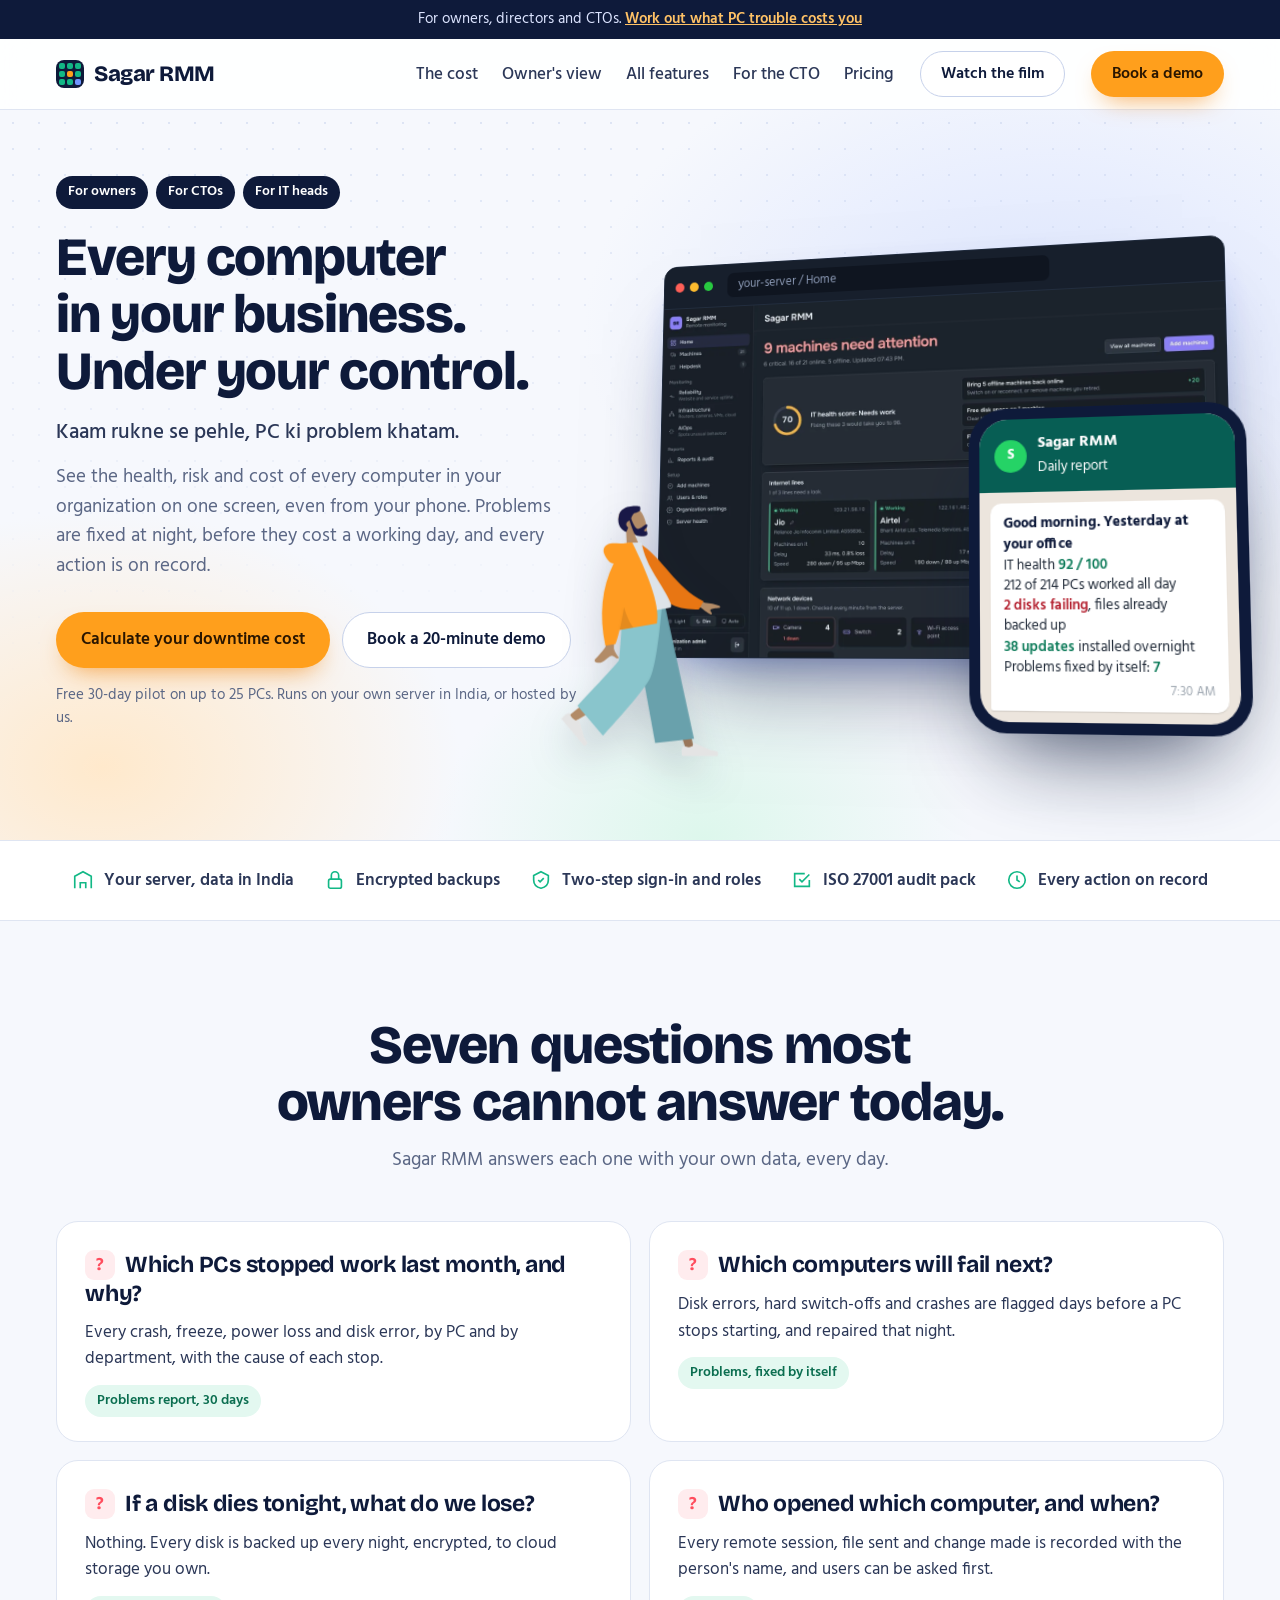
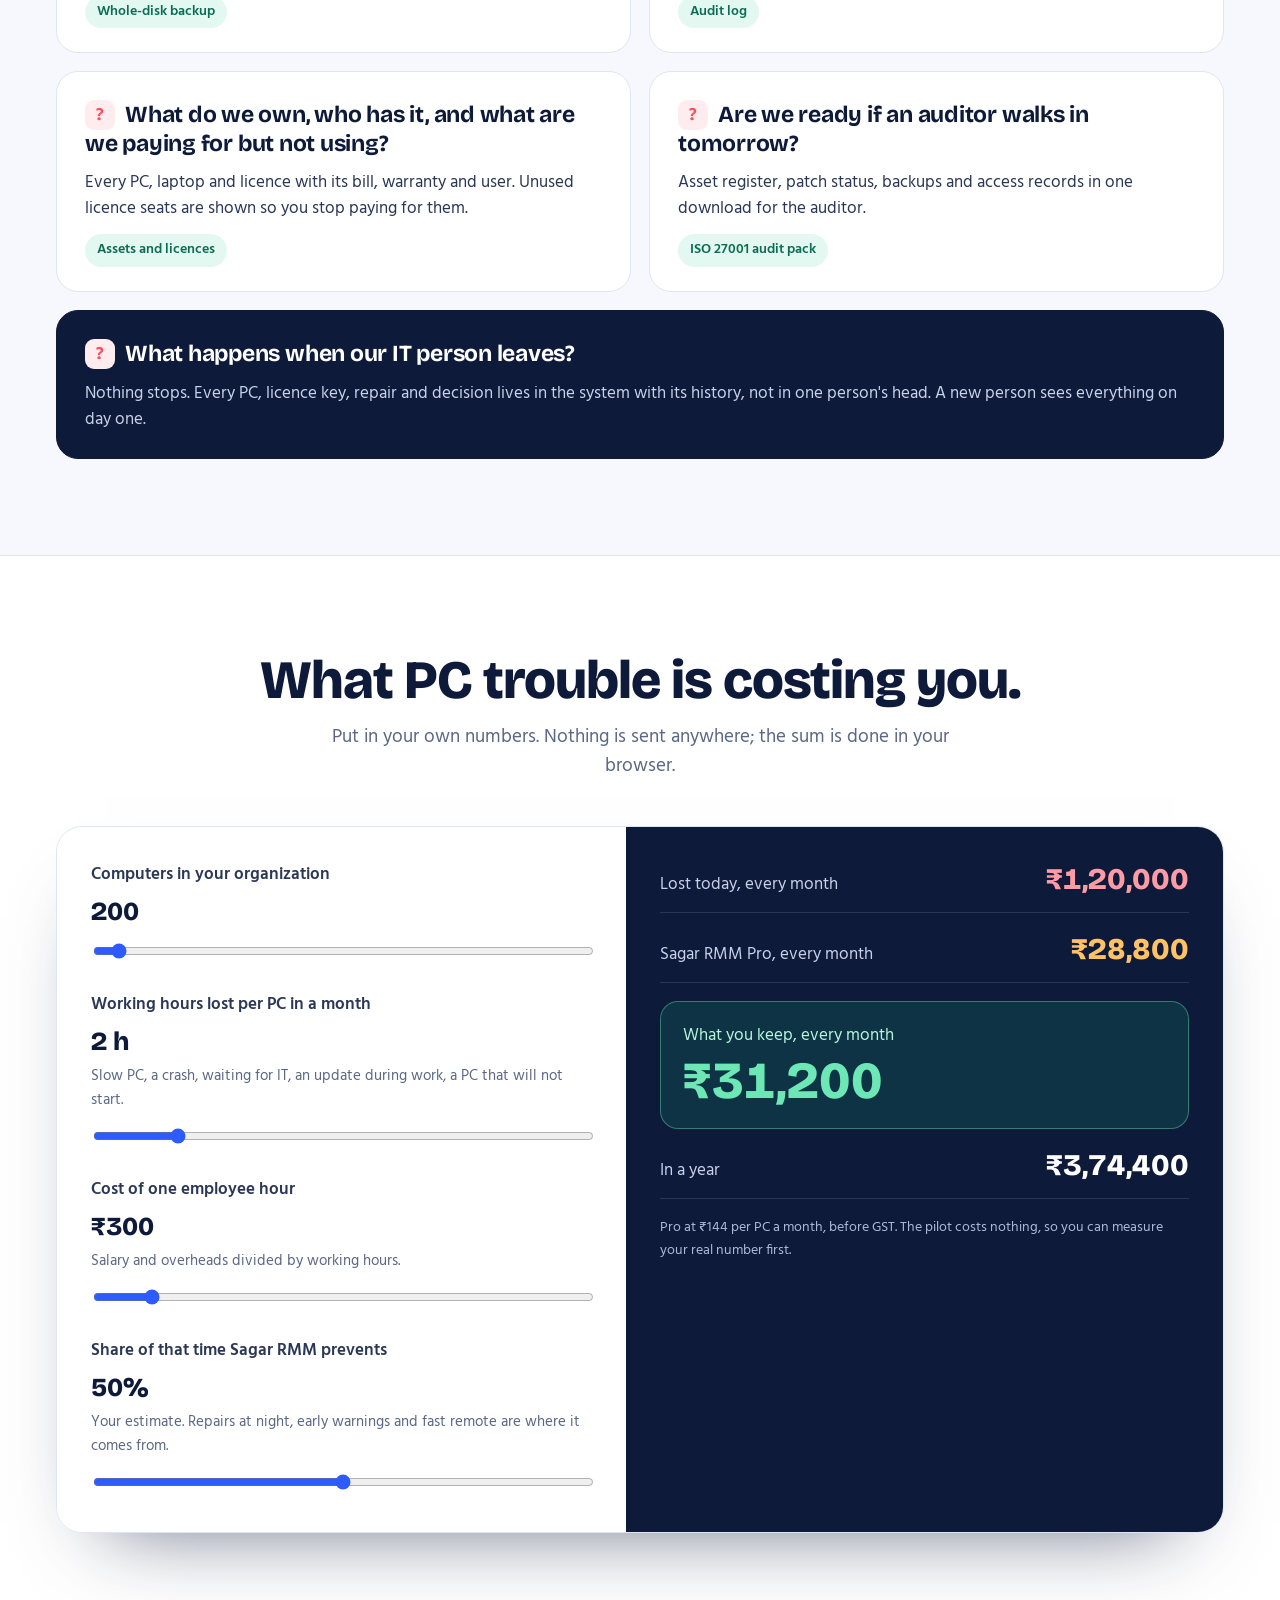
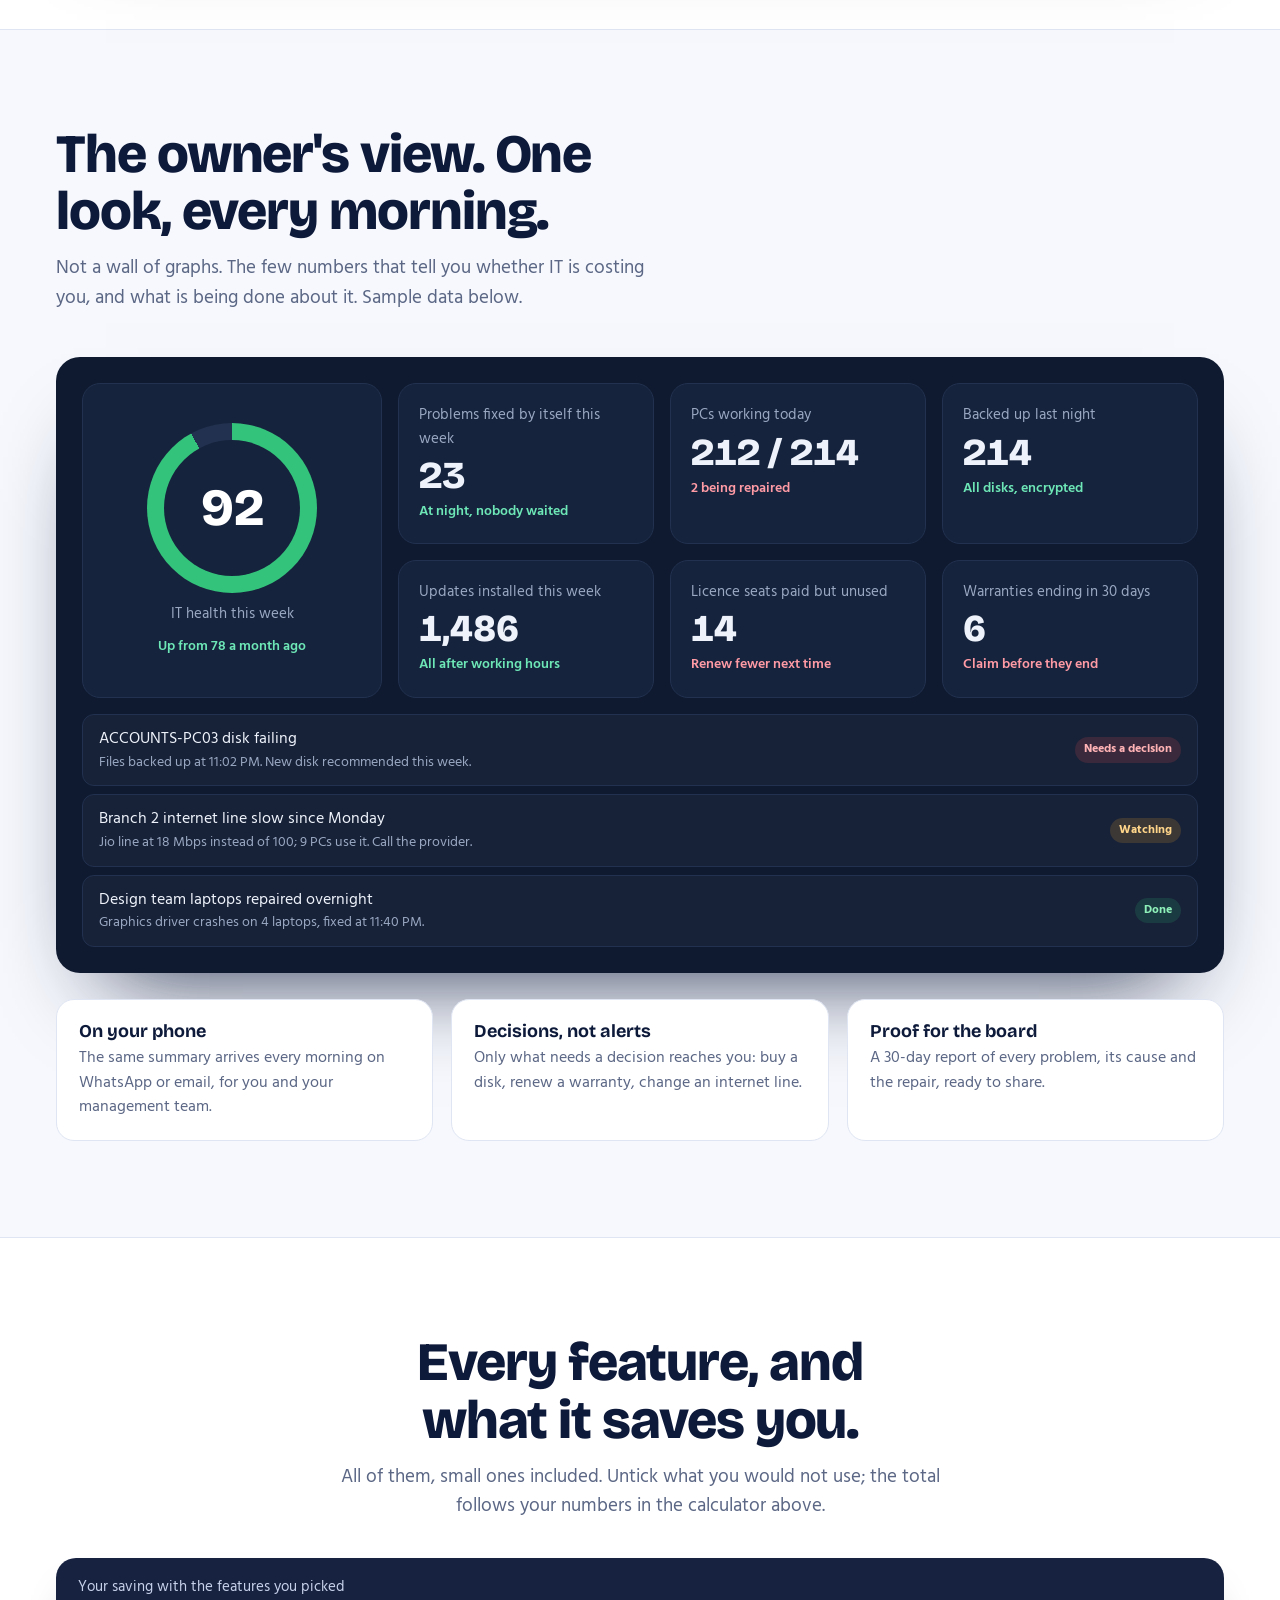
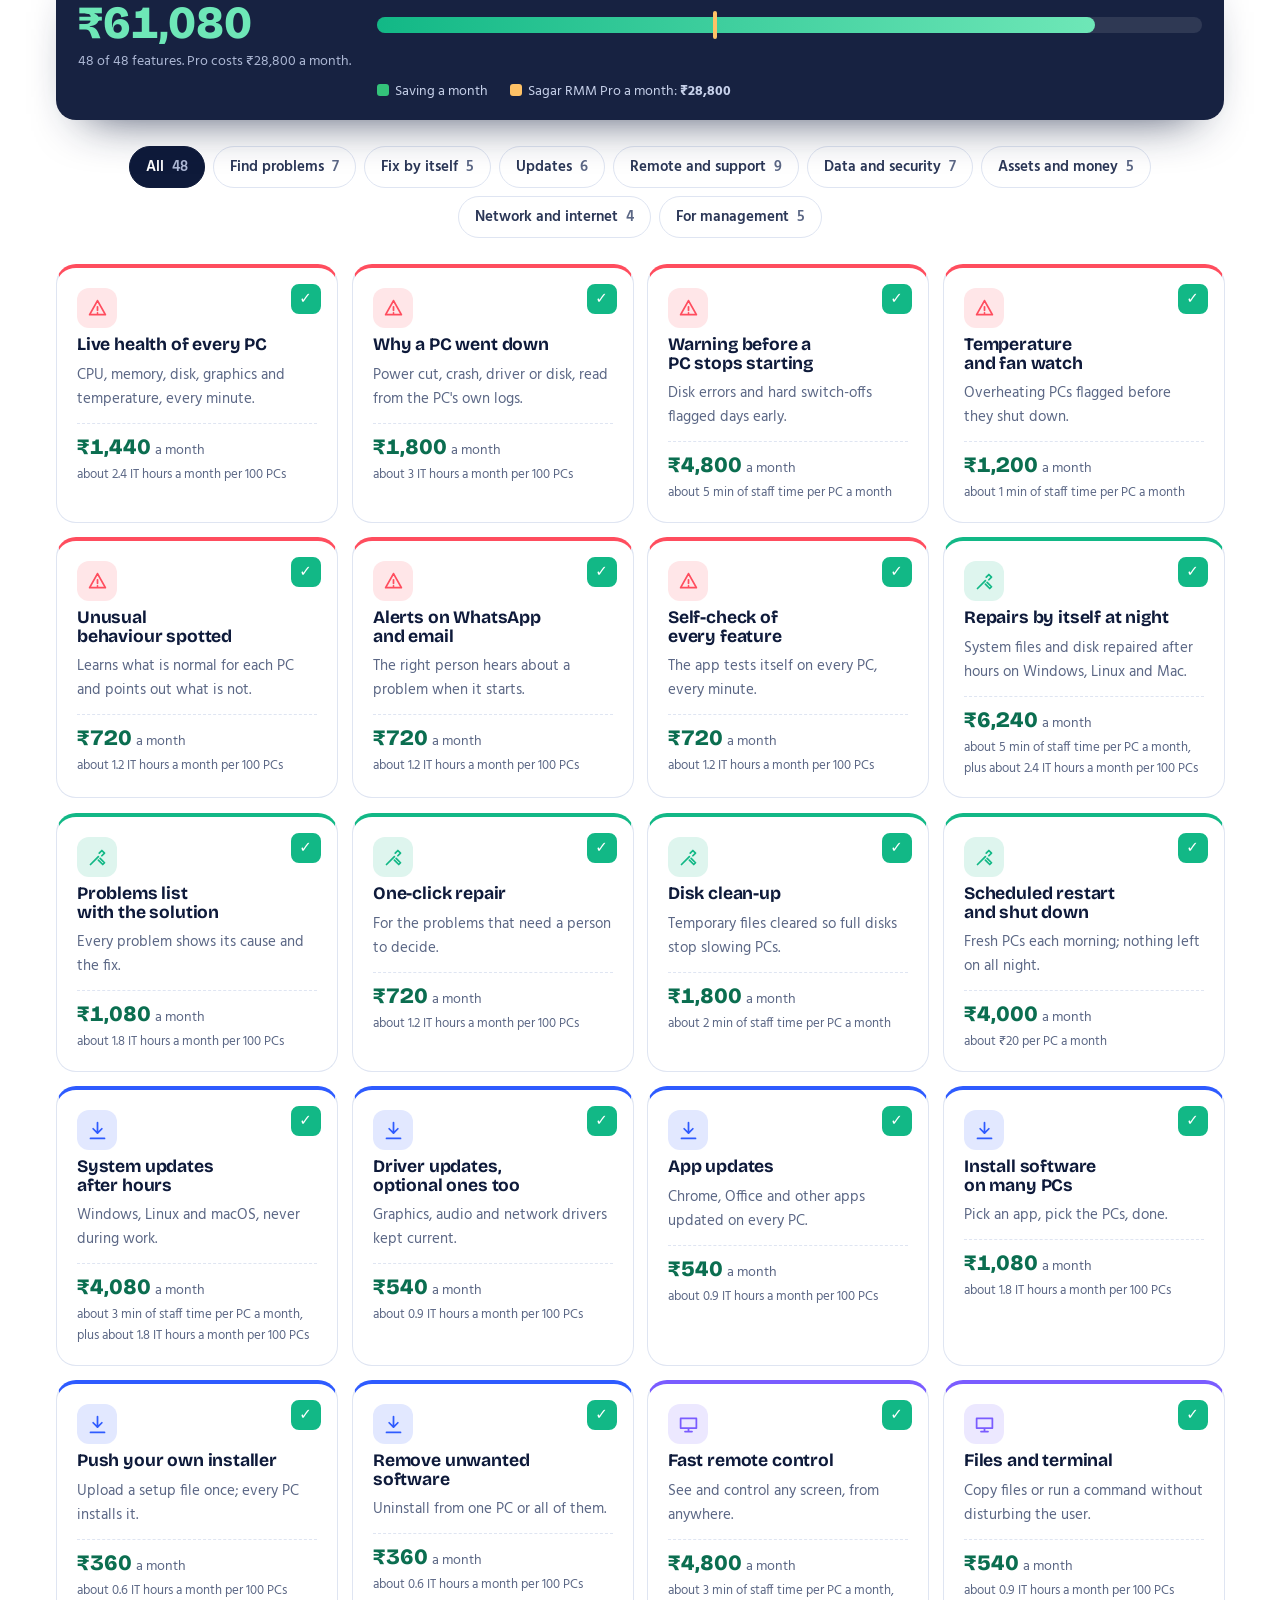
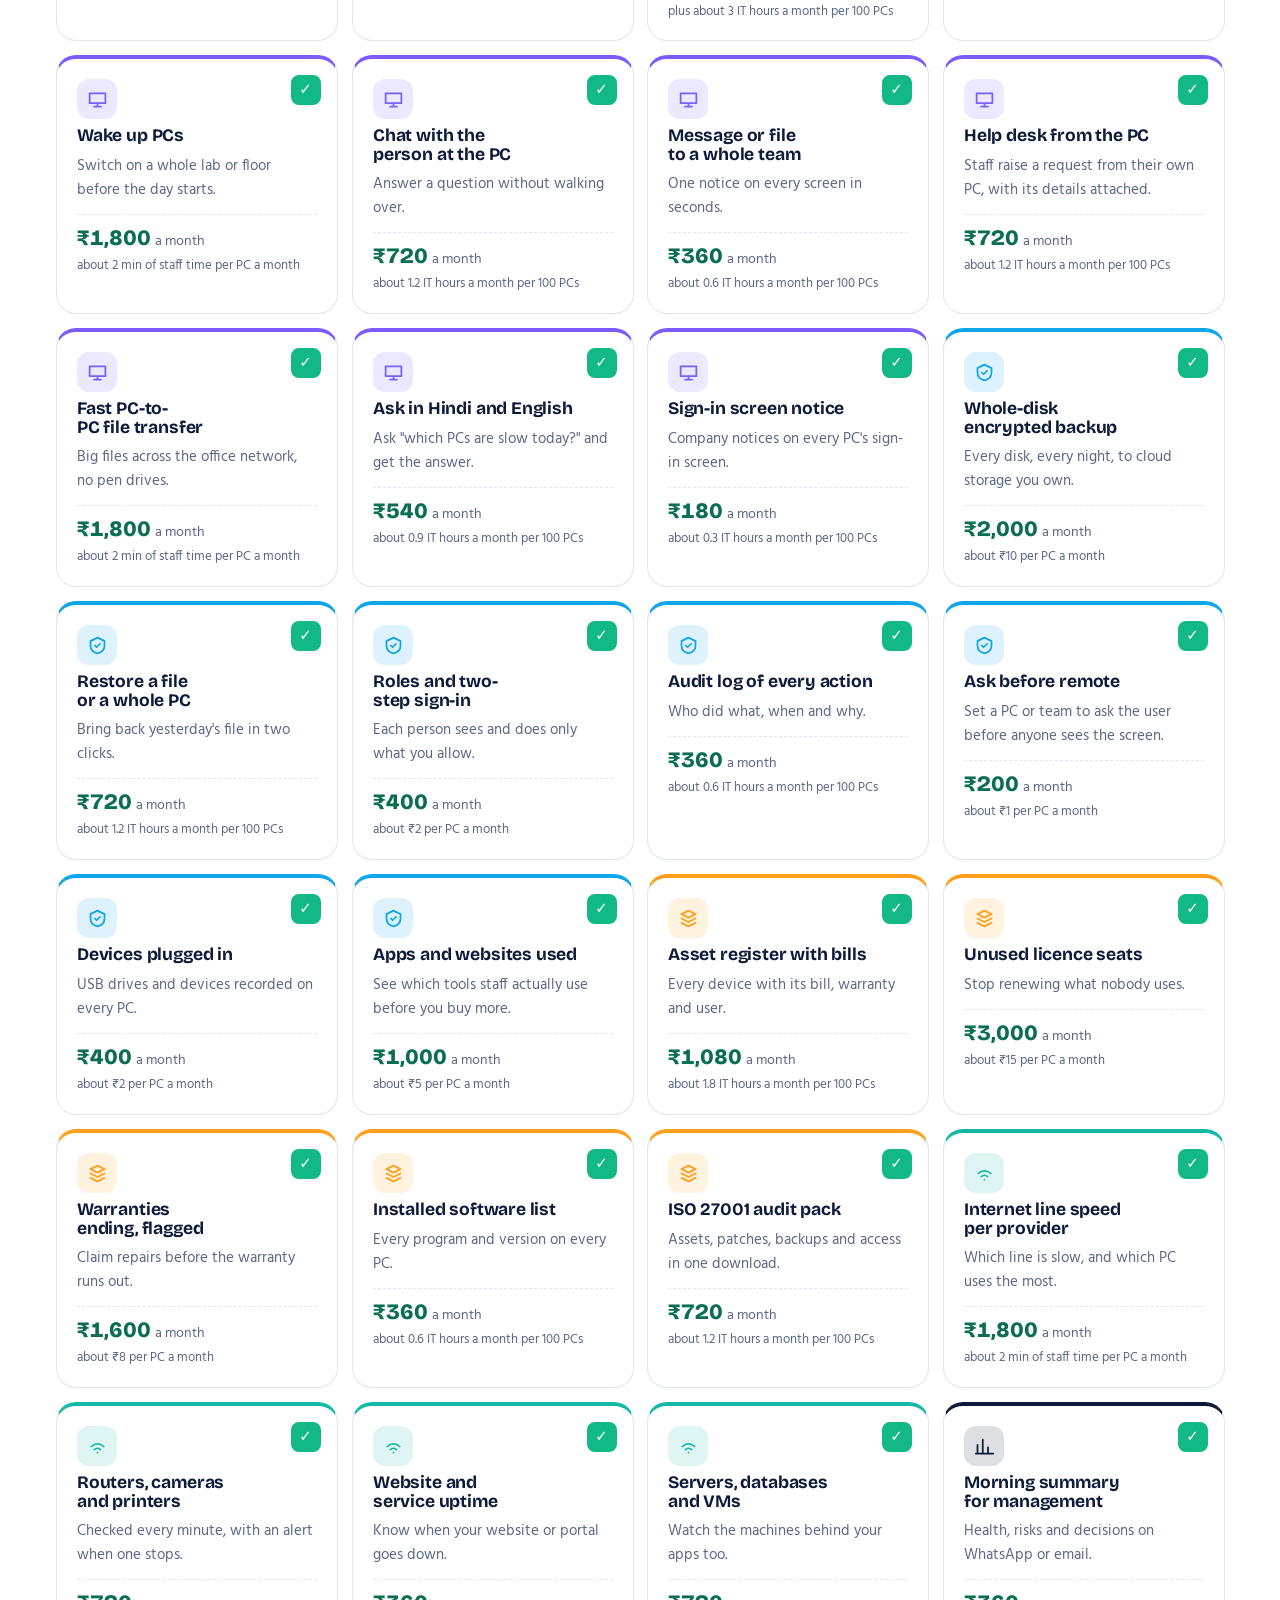
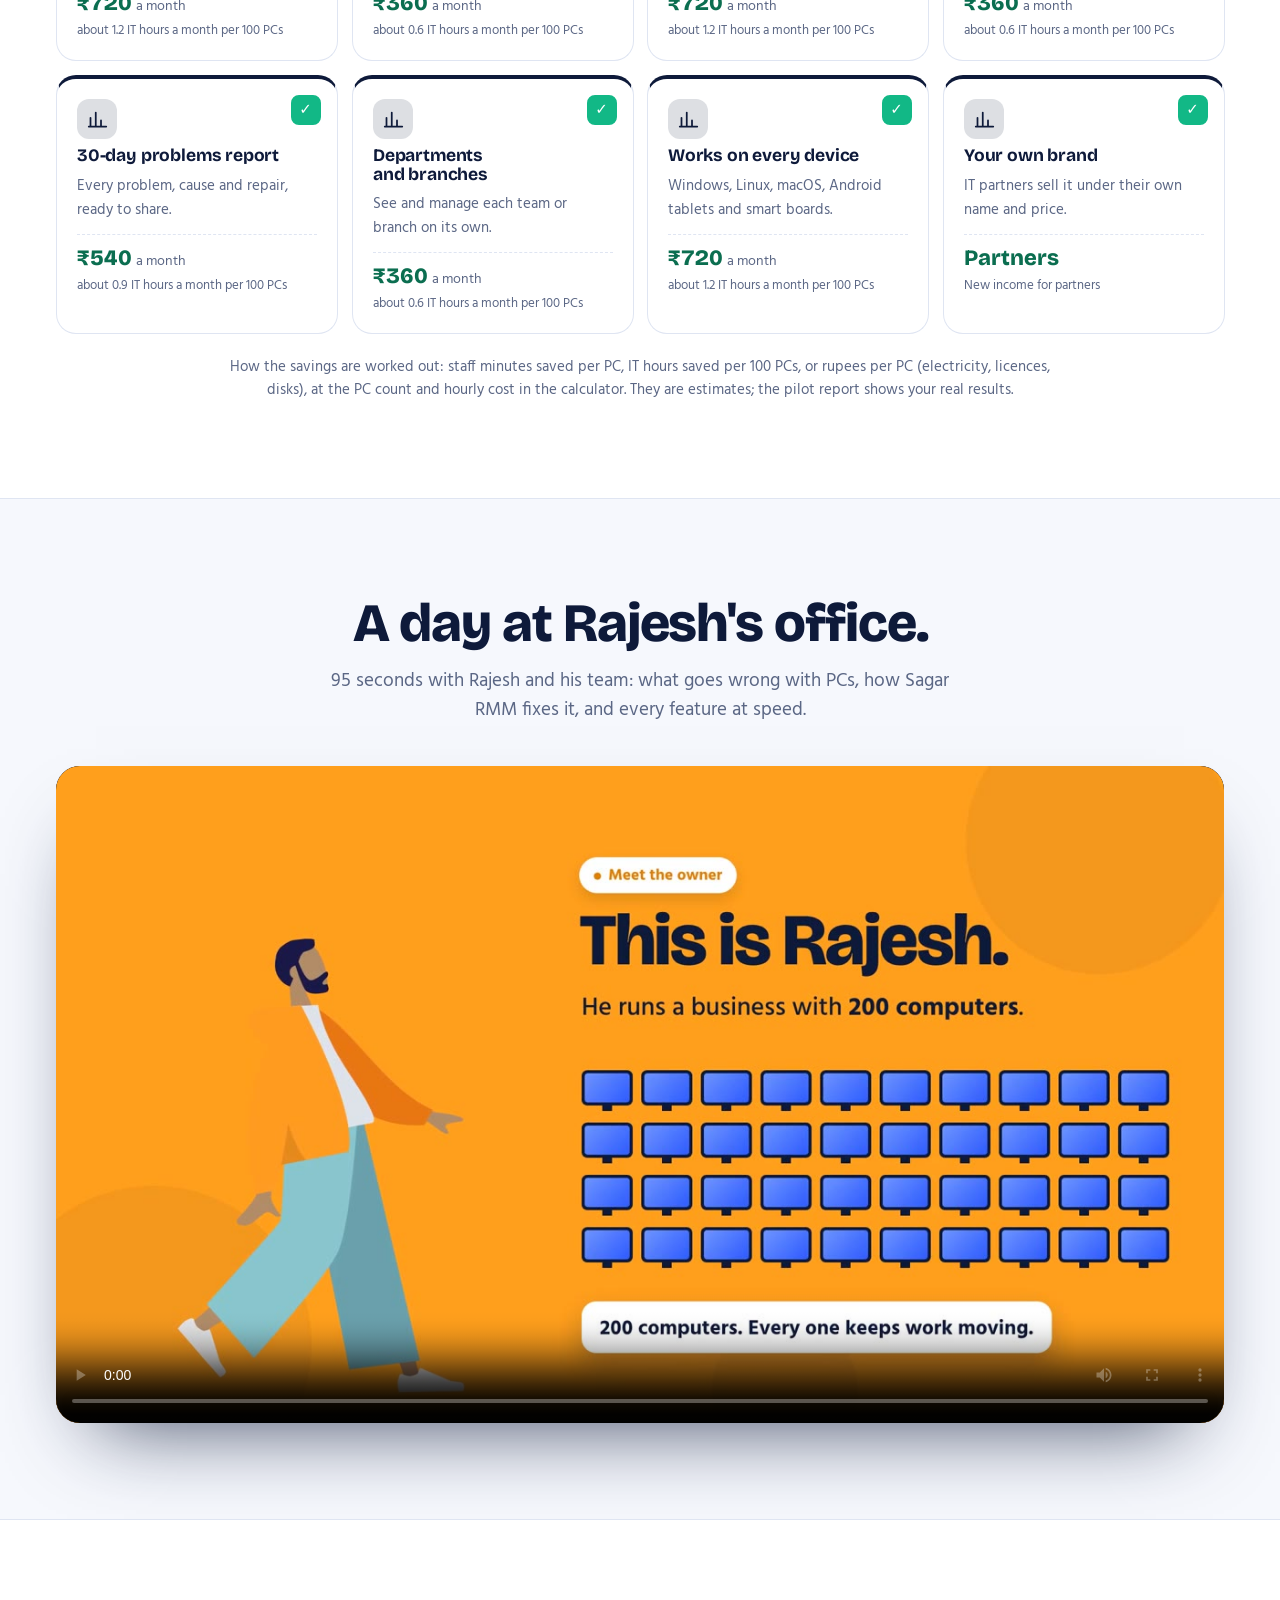
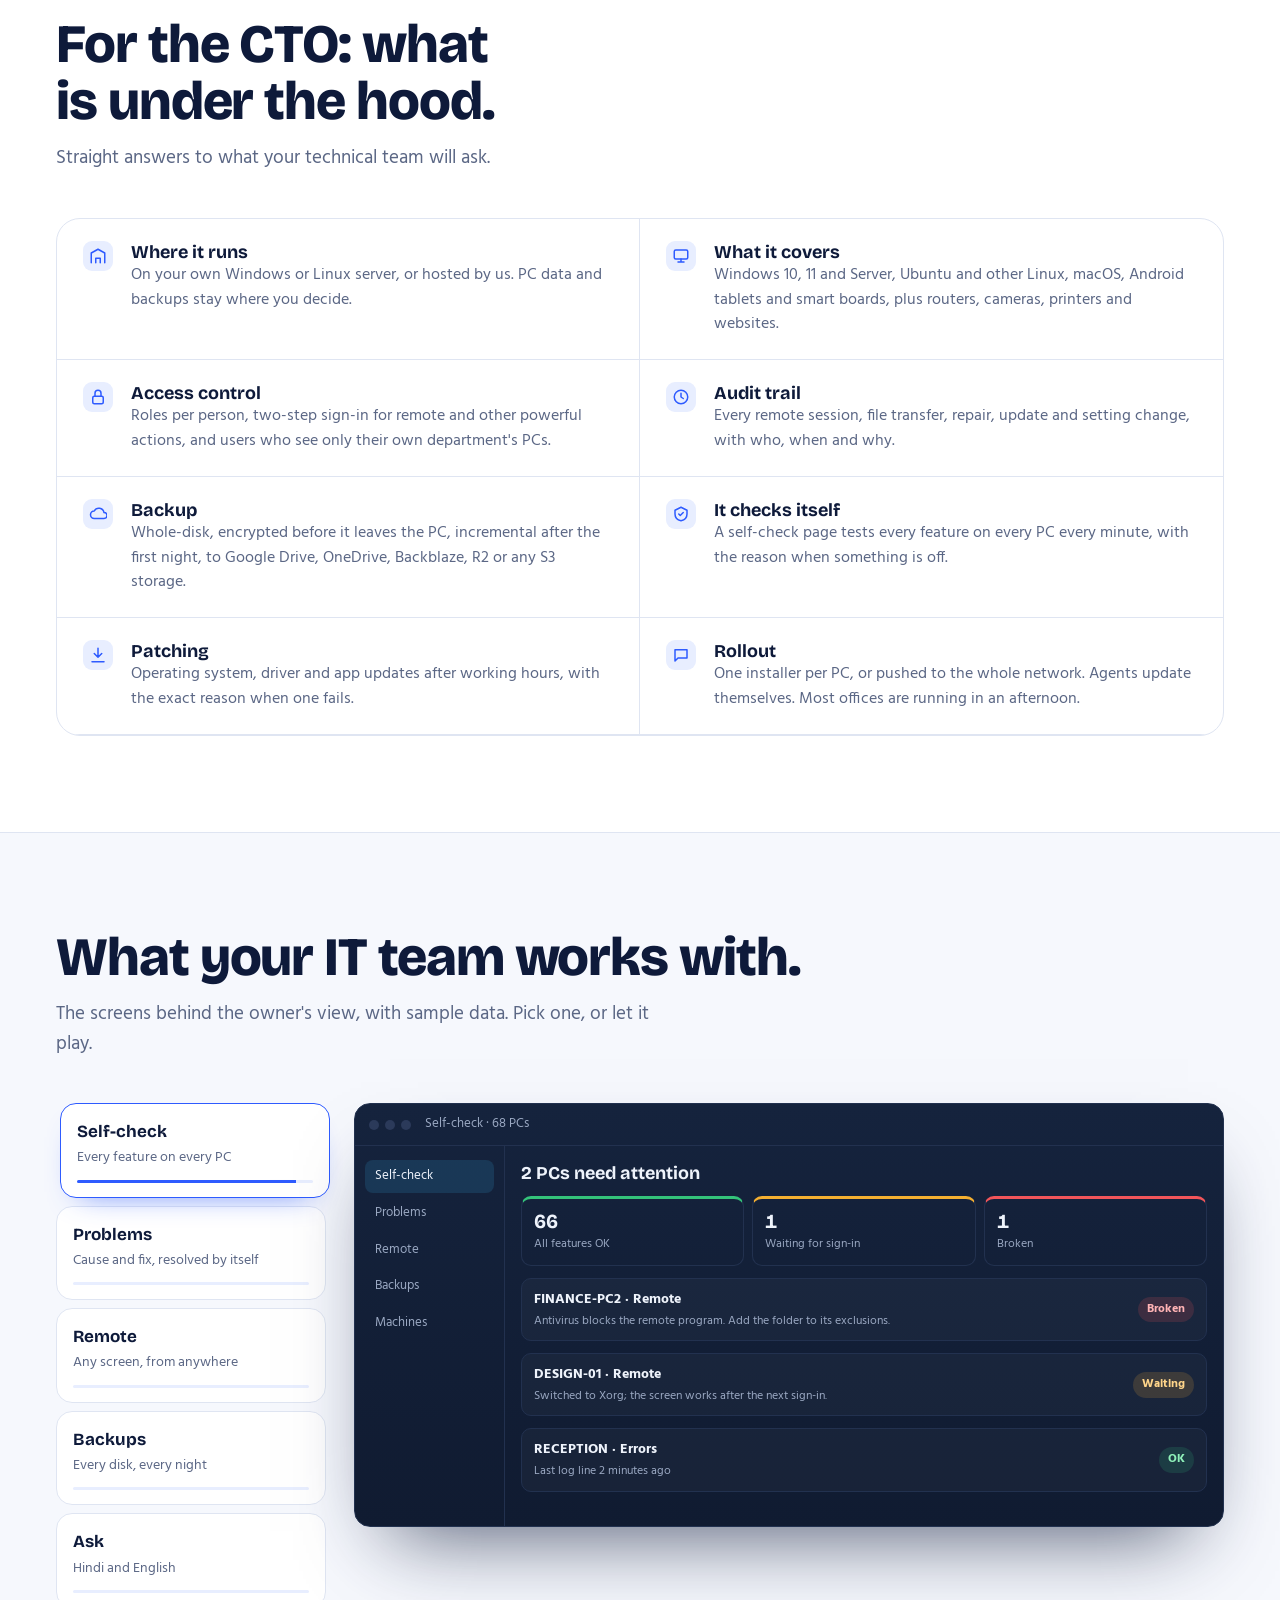
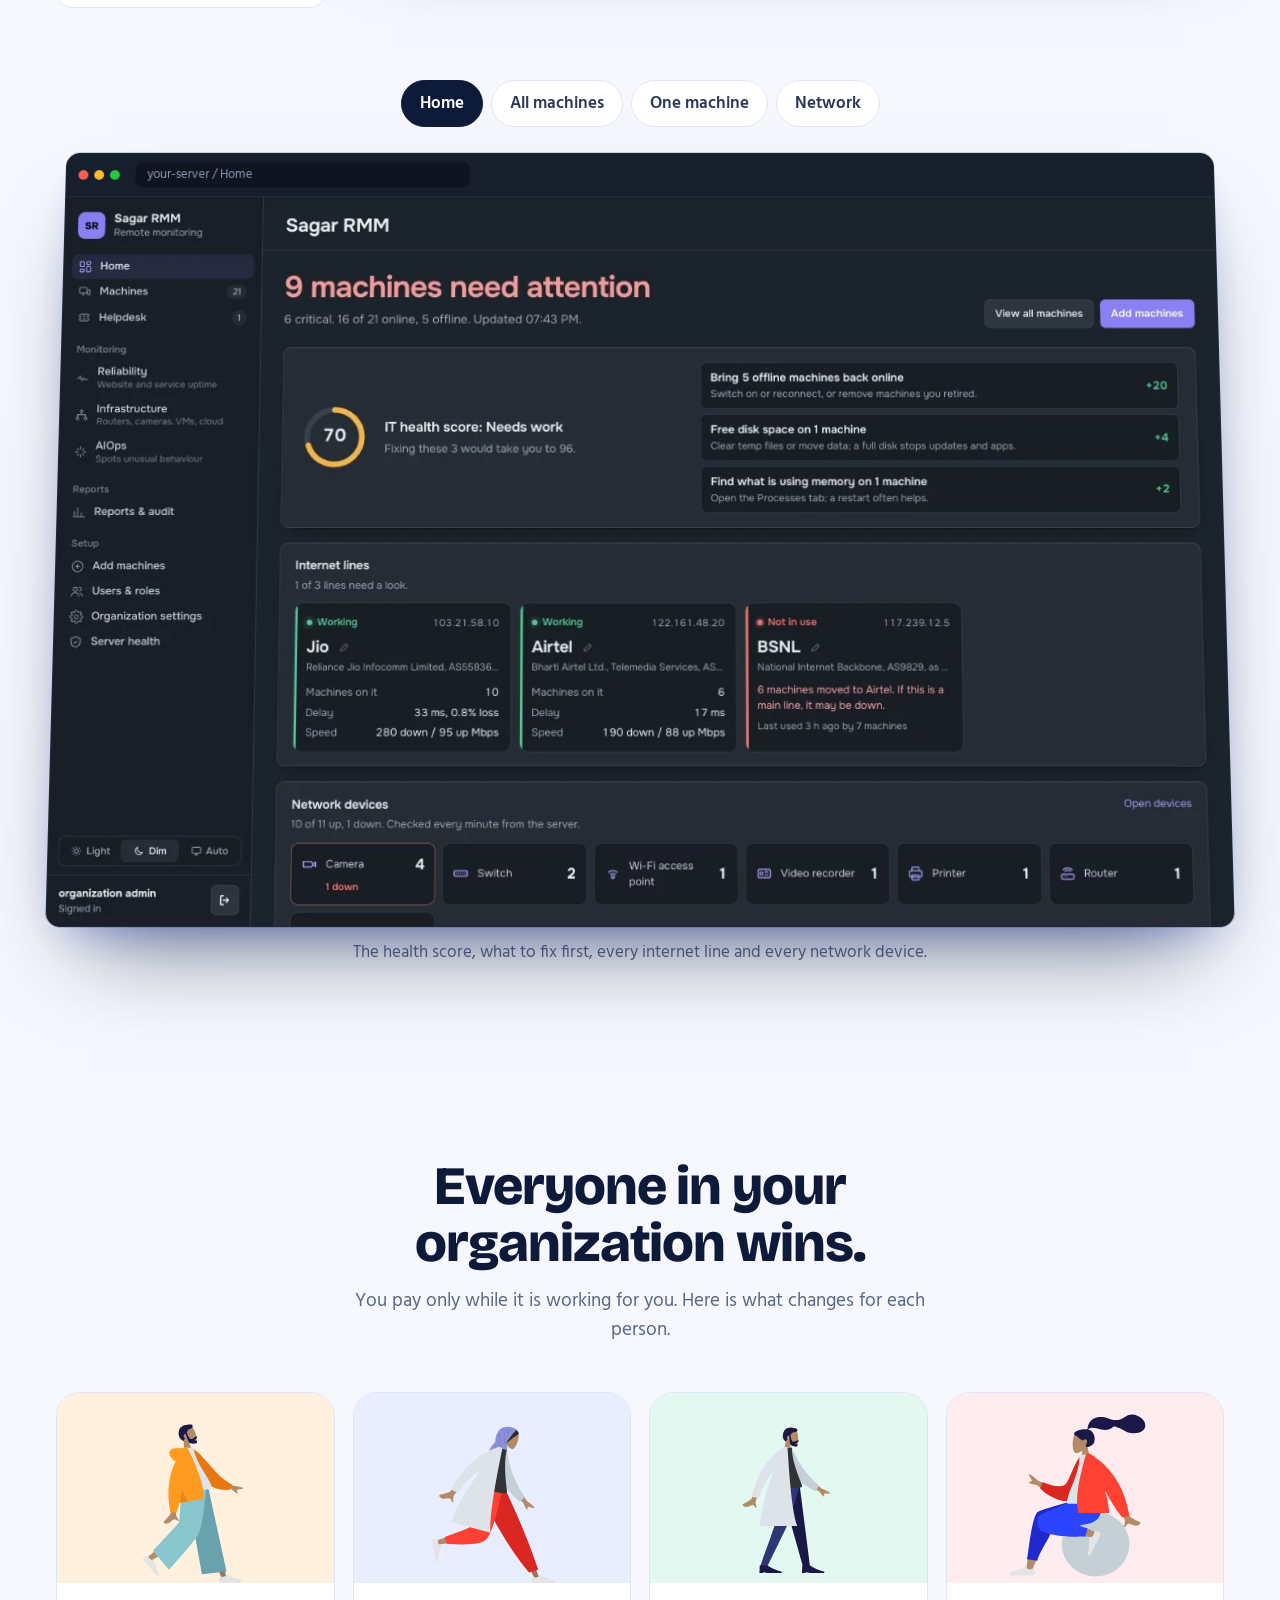
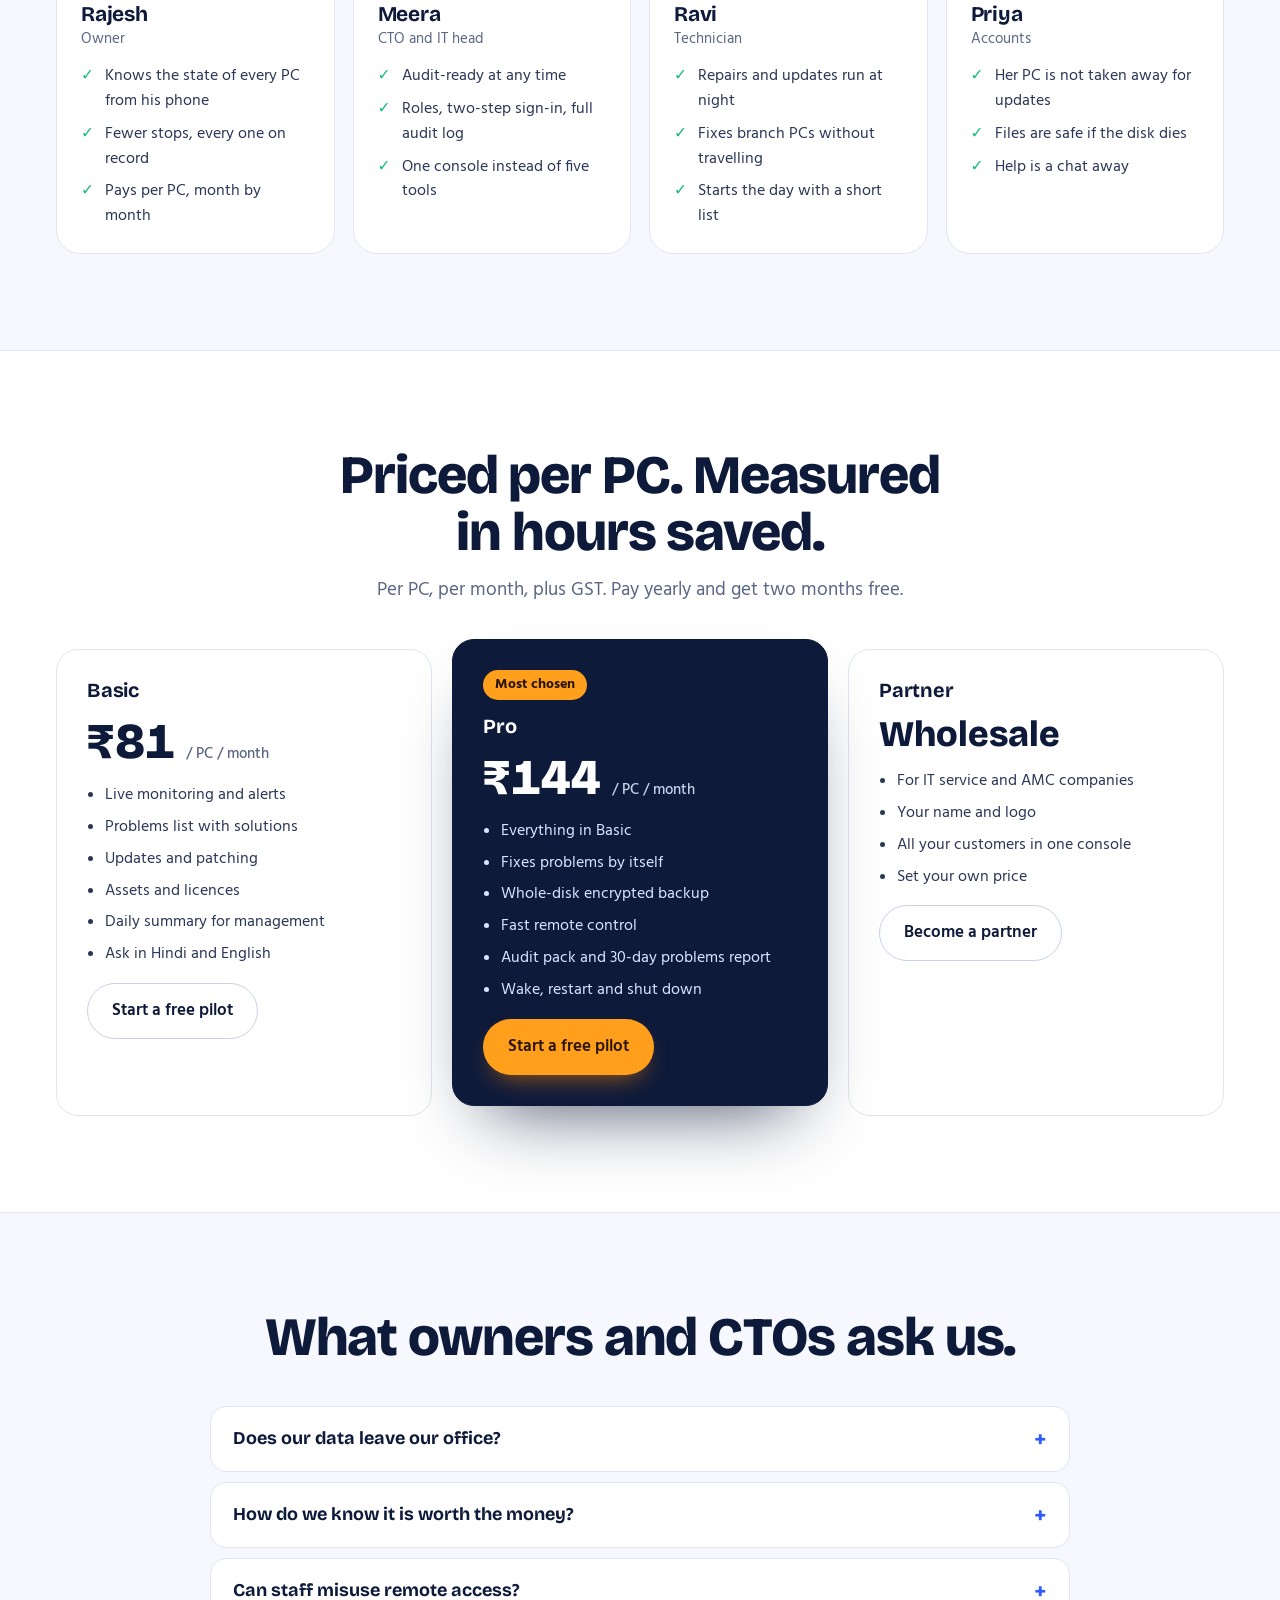
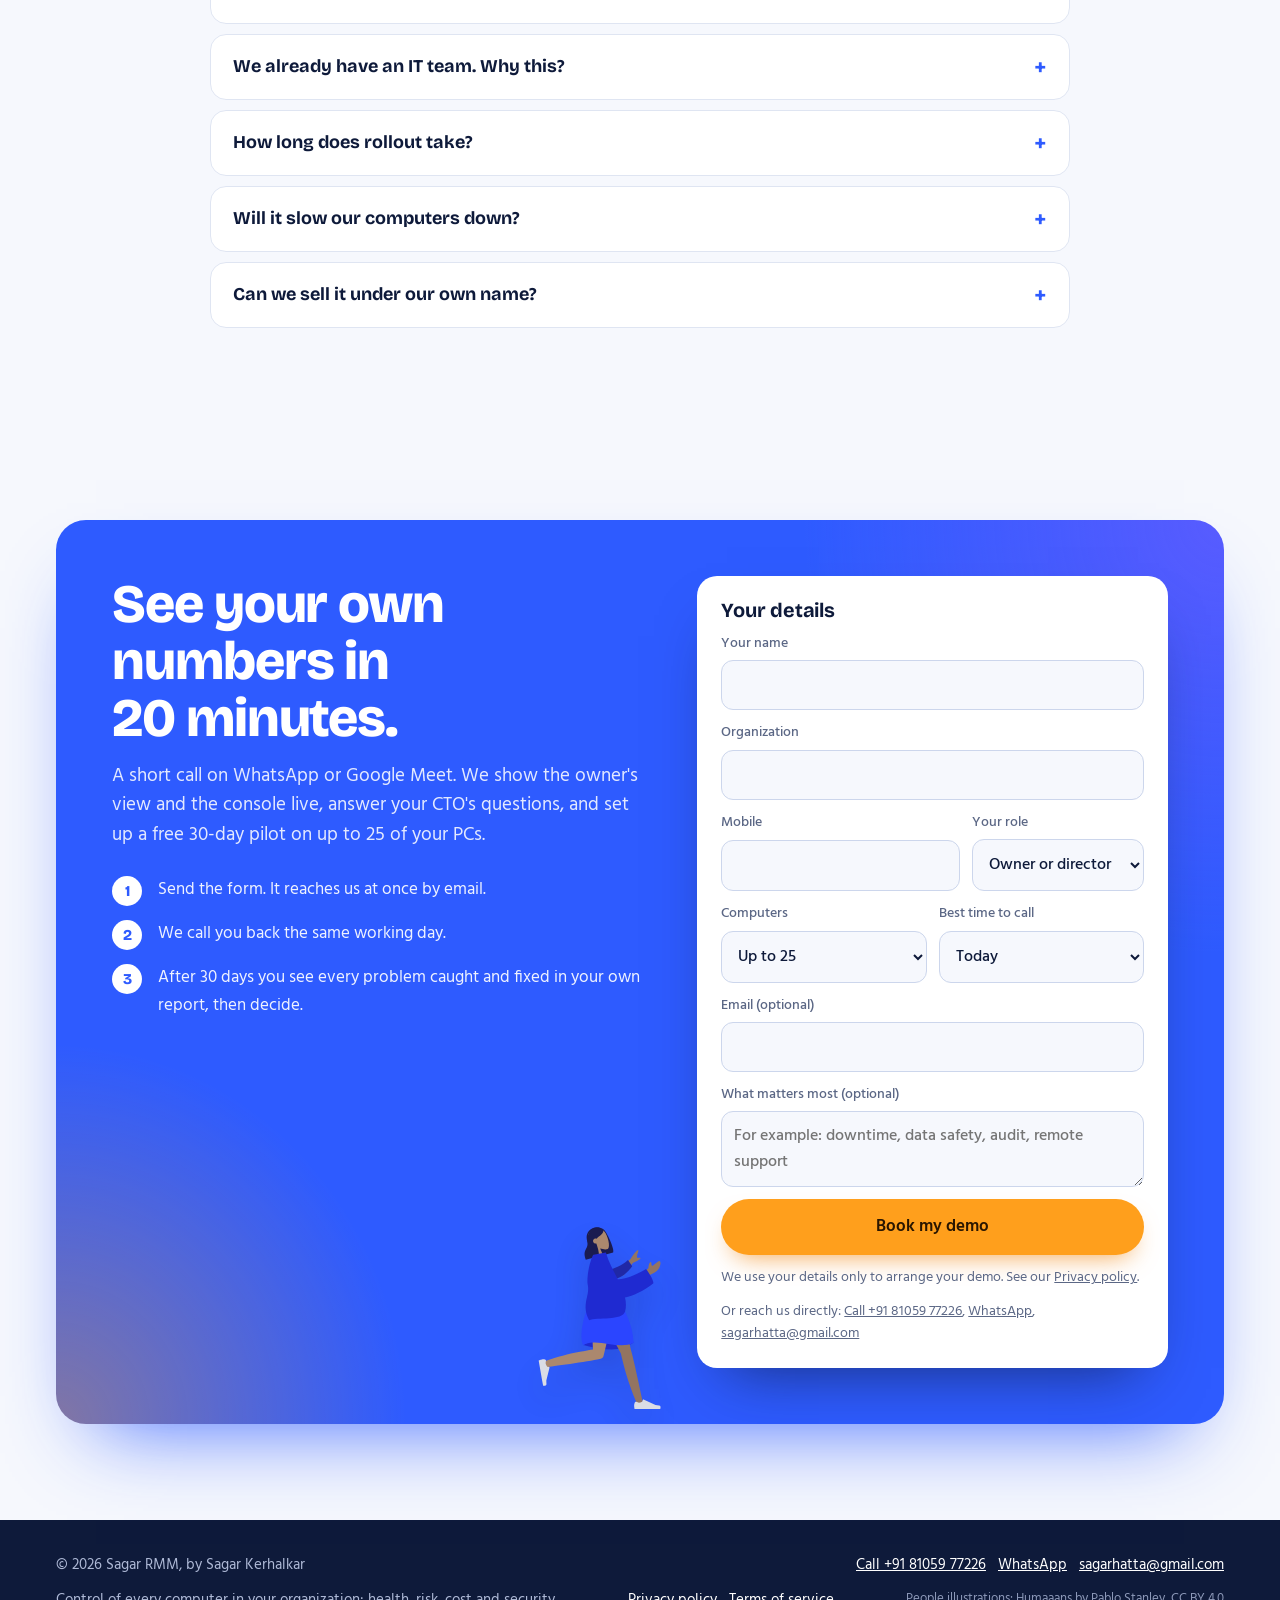
<file: index.html>
<!doctype html>
<html lang="en">
<head>
<meta charset="utf-8">
<meta name="viewport" content="width=device-width, initial-scale=1, viewport-fit=cover">
<title>Sagar RMM | RMM software to monitor, fix and back up every PC in your organization</title>
<link rel="canonical" href="https://rmm.sagarkerhalkar.com/">
<meta name="robots" content="index, follow">
<meta property="og:type" content="website">
<meta property="og:url" content="https://rmm.sagarkerhalkar.com/">
<meta property="og:title" content="Sagar RMM: every computer in your business, under your control">
<meta property="og:description" content="For owners and CTOs: the health, risk and cost of every computer in your organization on one screen. Problems fixed at night, every disk backed up, every action on record. On your own server in India.">
<meta property="og:image" content="https://rmm.sagarkerhalkar.com/media/sagar-rmm-film-poster.jpg">
<meta property="og:image:width" content="1280"><meta property="og:image:height" content="720">
<meta name="twitter:card" content="summary_large_image">
<script type="application/ld+json">{"@context": "https://schema.org", "@type": "SoftwareApplication", "name": "Sagar RMM", "url": "https://rmm.sagarkerhalkar.com/", "applicationCategory": "BusinessApplication", "operatingSystem": "Windows, Linux, macOS, Android", "description": "Remote monitoring and management (RMM) for organizations: health, risk and cost of every computer on one screen, repairs at night, encrypted backup, remote support and an audit log.", "offers": {"@type": "Offer", "price": "144", "priceCurrency": "INR", "description": "Pro, per PC per month"}, "publisher": {"@type": "Organization", "name": "Sagar RMM", "url": "https://rmm.sagarkerhalkar.com/", "email": "sagarhatta@gmail.com", "telephone": "+91-8105977226"}}</script>
<meta name="description" content="For owners and CTOs: the health, risk and cost of every computer in your organization on one screen. Problems fixed at night, every disk backed up, every action on record. On your own server in India.">
<meta name="theme-color" content="#2E5BFF">
<link rel="preconnect" href="https://fonts.googleapis.com">
<link rel="preconnect" href="https://fonts.gstatic.com" crossorigin>
<link rel="stylesheet" href="https://fonts.googleapis.com/css2?family=Bricolage+Grotesque:opsz,wght@12..96,500;12..96,700;12..96,800&family=Hind:wght@400;500;600&display=swap">
<style>
/* Light, lively page in the style of the big RMM vendors: white and cool-blue ground, one signal blue,
   saffron for the main action, coral = a problem, green = fixed. The product itself stays dark, so
   every screen reads as "the real console" on the light page. The memorable thing: problem -> fixed. */
:root {
  --paper: #F6F8FD; --white: #FFFFFF; --ink: #0E1A3A; --ink2: #2B3757; --muted: #5B6785; --line: #DFE5F2;
  --blue: #2E5BFF; --blue-soft: #E8EEFF; --saffron: #FF9F1C; --saffron-deep: #F07F00;
  --coral: #FF4D5E; --coral-soft: #FFECEE; --green: #12B886; --green-soft: #E3F8F0; --violet: #7A5CFF;
  --display: "Bricolage Grotesque", "Segoe UI", system-ui, sans-serif;
  --body: "Hind", "Segoe UI", system-ui, sans-serif;
  color-scheme: light;
}
* { box-sizing: border-box; }
html { scroll-behavior: smooth; }
body { margin: 0; background: var(--paper); color: var(--ink); font: 400 17px/1.6 var(--body); overflow-x: hidden; }
a { color: inherit; }
img { max-width: 100%; display: block; }
.wrap { max-width: 1200px; margin: 0 auto; padding-left: max(16px, env(safe-area-inset-left, 0px));
  padding-right: max(16px, env(safe-area-inset-right, 0px)); }
h1, h2, h3 { font-family: var(--display); line-height: 1.06; text-wrap: balance; margin: 0; letter-spacing: -0.02em; }
h2 { font-size: clamp(32px, 4.6vw, 54px); font-weight: 800; }
h3 { font-size: 20px; font-weight: 700; letter-spacing: -0.01em; }
p { margin: 0; }
.lede { color: var(--muted); max-width: 62ch; font-size: 18.5px; }
.head { display: grid; gap: 14px; max-width: 760px; }
.head.center { margin-inline: auto; text-align: center; justify-items: center; }
section { padding-block: 96px; position: relative; scroll-margin-top: 70px; }
.alt { background: var(--white); border-block: 1px solid var(--line); }
.btn { display: inline-flex; align-items: center; justify-content: center; gap: 10px; padding: 14px 24px; border-radius: 999px;
  font: 600 16.5px var(--body); text-decoration: none; border: 1.5px solid transparent; cursor: pointer;
  transition: transform .18s, box-shadow .18s, background .18s, border-color .18s; }
.btn.primary { background: var(--saffron); color: #2A1600; box-shadow: 0 12px 26px -12px rgba(240, 127, 0, .75); }
.btn.primary:hover { background: #FFB040; transform: translateY(-2px); }
.btn.blue { background: var(--blue); color: #fff; box-shadow: 0 12px 26px -12px rgba(46, 91, 255, .8); }
.btn.blue:hover { background: #4870FF; transform: translateY(-2px); }
.btn.line { border-color: #C6D1EA; background: var(--white); color: var(--ink); }
.btn.line:hover { border-color: var(--blue); color: var(--blue); }
.btn svg { width: 18px; height: 18px; }
:focus-visible { outline: 3px solid var(--blue); outline-offset: 3px; }

/* Header */
.note-bar { background: var(--ink); color: #DCE4FF; font-size: 14.5px; text-align: center; padding: 8px 16px; }
.note-bar a { color: #FFC266; font-weight: 600; }
header { position: sticky; top: 0; z-index: 30; background: rgba(255, 255, 255, .88); backdrop-filter: blur(14px) saturate(160%);
  border-bottom: 1px solid var(--line); }
.bar { display: flex; align-items: center; gap: 26px; padding-block: 12px; }
.brand { font: 800 22px var(--display); text-decoration: none; display: flex; align-items: center; gap: 10px; letter-spacing: -0.02em; }
.mark { width: 28px; height: 28px; display: grid; grid-template-columns: repeat(3, 1fr); gap: 2px; padding: 3px; border-radius: 8px; background: var(--ink); }
.mark i { border-radius: 2px; background: var(--green); } .mark i:nth-child(5) { background: var(--saffron); } .mark i:nth-child(9) { background: #6F95FF; }
nav { display: flex; gap: 24px; margin-left: auto; }
nav a { text-decoration: none; color: var(--ink2); font-weight: 500; white-space: nowrap; }
nav a:hover { color: var(--blue); }
.bar .btn { padding: 10px 20px; font-size: 15.5px; white-space: nowrap; }
@media (max-width: 1240px) { .bar .btn.line { display: none; } }
@media (max-width: 960px) { nav { display: none; } .bar .btn { margin-left: auto; } .bar .btn.line { display: none; } }

/* Hero */
.hero { padding-block: 64px 110px; overflow: hidden; isolation: isolate;
  background: radial-gradient(52% 60% at 82% 30%, #DCE5FF 0%, transparent 70%),
              radial-gradient(40% 50% at 8% 90%, #FFE9CC 0%, transparent 70%),
              radial-gradient(30% 40% at 55% 100%, #DDF7EC 0%, transparent 70%), var(--paper); }
.hero::before { content: ""; position: absolute; inset: 0; z-index: -1; pointer-events: none; opacity: .55;
  background-image: radial-gradient(#C9D4EE 1.2px, transparent 1.3px); background-size: 26px 26px;
  mask-image: linear-gradient(180deg, #000, transparent 80%); -webkit-mask-image: linear-gradient(180deg, #000, transparent 80%); }
.hero-grid { display: grid; grid-template-columns: 1fr 1.12fr; gap: 64px; align-items: center; }
.pill { display: inline-flex; gap: 9px; align-items: center; padding: 6px 14px; border-radius: 999px; font-size: 14.5px; font-weight: 500;
  background: var(--white); border: 1px solid var(--line); color: var(--ink2); box-shadow: 0 6px 18px -12px rgba(14, 26, 58, .4); }
.pill b { width: 9px; height: 9px; border-radius: 50%; background: var(--green); }
.hero h1 { font-size: clamp(40px, 4.9vw, 66px); font-weight: 800; margin-top: 20px; }
.hinglish { margin-top: 16px; font-size: 21px; color: var(--ink2); font-weight: 500; }
.hero .lede { margin-top: 14px; }
.cta { display: flex; flex-wrap: wrap; gap: 12px; margin-top: 30px; }
.small { font-size: 14.5px; color: var(--muted); }
.cta + .small { margin-top: 16px; }
@media (max-width: 1000px) { .hero-grid { grid-template-columns: 1fr; } }

/* 3D stage with the real console */
.stage { perspective: 1500px; position: relative; min-width: 0; }
.tilt { transform-style: preserve-3d; transform: rotateX(var(--rx, 7deg)) rotateY(var(--ry, -13deg)); transition: transform .25s ease-out; }
.frame { border-radius: 14px; overflow: hidden; background: #101722; border: 1px solid #1E293B;
  box-shadow: 0 50px 90px -40px rgba(14, 26, 58, .65), 0 18px 40px -22px rgba(46, 91, 255, .45); }
.frame .top { display: flex; gap: 6px; align-items: center; padding: 9px 12px; background: #171F2C; border-bottom: 1px solid #222D3E; }
.frame .top i { width: 10px; height: 10px; border-radius: 50%; background: #FF5F57; } .frame .top i + i { background: #FEBC2E; } .frame .top i + i + i { background: #28C840; }
.frame .top span { margin-left: 10px; font-size: 12.5px; color: #8C9AB5; background: #0F1520; padding: 3px 12px; border-radius: 7px; flex: 1; max-width: 340px; }
.frame img { width: 100%; height: auto; }
.float { position: absolute; transform: translateZ(80px); }
@media (prefers-reduced-motion: no-preference) {
  .bob { animation: bob 6s ease-in-out infinite; } .bob.slow { animation-duration: 8s; animation-delay: -2s; }
  @keyframes bob { 50% { translate: 0 -10px; } }
}
/* The fix card: red problem turns into green fixed (the page's one signature moment). */
.fixcard { width: min(320px, 78vw); padding: 14px 16px 14px 18px; border-radius: 16px; background: var(--white);
  border: 1px solid var(--line); box-shadow: 0 30px 60px -28px rgba(14, 26, 58, .55); display: grid; gap: 6px; position: relative; overflow: hidden; }
.fixcard::before { content: ""; position: absolute; inset: 0 auto 0 0; width: 5px; background: var(--coral); transition: background .5s; }
.fixcard .state { display: inline-flex; align-items: center; gap: 7px; font-size: 12.5px; font-weight: 600; color: var(--coral); transition: color .5s; }
.fixcard .state i { width: 8px; height: 8px; border-radius: 50%; background: currentColor; }
.fixcard b { font: 700 16px/1.25 var(--display); }
.fixcard .was, .fixcard .now { font-size: 14px; color: var(--muted); transition: opacity .5s, max-height .5s; }
.fixcard .now { color: #0B7A58; font-weight: 600; max-height: 0; opacity: 0; overflow: hidden; }
.fixcard.done::before { background: var(--green); }
.fixcard.done .state { color: var(--green); }
.fixcard.done .now { max-height: 60px; opacity: 1; }
.chat { width: min(270px, 70vw); padding: 12px; border-radius: 16px; background: var(--white); border: 1px solid var(--line);
  display: grid; gap: 8px; font-size: 14px; box-shadow: 0 30px 60px -28px rgba(46, 91, 255, .55); }
.msg { padding: 8px 12px; border-radius: 12px; max-width: 90%; }
.chat .msg.me { justify-self: end; background: var(--blue); color: #fff; border-bottom-right-radius: 4px; }
.chat .msg.bot { background: var(--blue-soft); color: var(--ink); border-bottom-left-radius: 4px; }
.typing::after { content: "▍"; color: var(--blue); }
.devs { position: absolute; inset: -8% -5%; pointer-events: none; transform-style: preserve-3d; z-index: -1; }
.dev { position: absolute; display: grid; justify-items: center; gap: 3px; font-size: 11.5px; font-weight: 600; color: var(--ink2);
  padding: 9px 11px; border-radius: 14px; background: var(--white); border: 1px solid var(--line); box-shadow: 0 16px 30px -18px rgba(14,26,58,.5); }
.dev svg { width: 26px; height: 26px; fill: none; stroke: var(--blue); stroke-width: 1.7; }
.dev b { width: 8px; height: 8px; border-radius: 50%; background: var(--green); position: absolute; top: 6px; right: 6px; }
@media (prefers-reduced-motion: no-preference) {
  .dev { animation: orbit 14s ease-in-out infinite; }
  .dev:nth-child(2) { animation-delay: -3.5s; } .dev:nth-child(3) { animation-delay: -7s; } .dev:nth-child(4) { animation-delay: -10.5s; }
  @keyframes orbit { 0%, 100% { transform: translate3d(0,0,40px); } 25% { transform: translate3d(10px,-14px,90px); }
    50% { transform: translate3d(0,-4px,20px); } 75% { transform: translate3d(-10px,10px,70px); } }
}
@media (max-width: 1000px) { .devs { display: none; } .float.fix-pos { right: 6px !important; } }
@media (max-width: 600px) { .float { display: none; } .tilt { transform: none; } }

/* Platforms strip */
.strip { padding-block: 26px; background: var(--white); border-block: 1px solid var(--line); }
.strip .wrap { display: flex; flex-wrap: wrap; gap: 14px 38px; align-items: center; justify-content: center; color: var(--ink2); font-weight: 600; }
.strip span { display: inline-flex; gap: 10px; align-items: center; }
.strip svg { width: 22px; height: 22px; fill: none; stroke: var(--blue); stroke-width: 1.8; }

/* Numbers */
.numbers { display: grid; grid-template-columns: repeat(4, 1fr); gap: 0; border-radius: 22px; overflow: hidden;
  background: var(--ink); color: #fff; box-shadow: 0 30px 60px -36px rgba(14,26,58,.7); }
.num { padding: 30px 28px; border-right: 1px solid rgba(255,255,255,.1); }
.num:last-child { border-right: 0; }
.num strong { display: block; font: 800 clamp(40px, 5vw, 60px)/1 var(--display); font-variant-numeric: tabular-nums; }
.num:nth-child(1) strong { color: #8FB0FF; } .num:nth-child(2) strong { color: #FFC266; } .num:nth-child(3) strong { color: #6EE7B7; } .num:nth-child(4) strong { color: #FF9BA5; }
.num span { display: block; margin-top: 10px; color: #C7D1EA; font-size: 15.5px; }
@media (max-width: 860px) { .numbers { grid-template-columns: 1fr 1fr; } .num:nth-child(2) { border-right: 0; } .num:nth-child(-n+2) { border-bottom: 1px solid rgba(255,255,255,.1); } }

/* Problems we solve: each pain beside its fix */
.pairs { margin-top: 48px; display: grid; gap: 14px; }
.pair { display: grid; grid-template-columns: 1fr 56px 1.15fr; align-items: stretch; }
.pain, .cure { padding: 20px 22px; border-radius: 18px; display: grid; gap: 4px; align-content: center; }
.pain { background: var(--coral-soft); border: 1px solid #FFD0D5; }
.pain h3 { color: #B4202F; }
.pain p { color: #6E3A41; font-size: 15.5px; }
.cure { background: var(--white); border: 1px solid var(--line); box-shadow: 0 16px 34px -26px rgba(14,26,58,.45); }
.cure h3 { color: #0B6E50; }
.cure p { color: var(--ink2); font-size: 15.5px; }
.cure small { margin-top: 6px; color: var(--blue); font-weight: 600; font-size: 14px; }
.arrow { display: grid; place-items: center; }
.arrow svg { width: 34px; height: 34px; padding: 7px; border-radius: 50%; background: var(--green); stroke: #fff; fill: none; stroke-width: 2.4;
  box-shadow: 0 8px 18px -8px rgba(18,184,134,.9); }
@media (max-width: 760px) { .pair { grid-template-columns: 1fr; } .arrow { padding-block: 6px; } .arrow svg { transform: rotate(90deg); } }

/* Film */
.film { margin-top: 40px; border-radius: 24px; overflow: hidden; background: var(--ink); box-shadow: 0 40px 80px -40px rgba(14,26,58,.8); }
.film video { width: 100%; height: auto; display: block; aspect-ratio: 16 / 9; background: var(--ink); }

/* Dark product screens on the light page */
.screen { --panel: #101B31; --panel2: #15233D; --sline: #22314F; --sink: #EEF3FB; --smuted: #9AA8C2; --sdim: #6B7A96;
  --ok: #34C37A; --warn: #F5B031; --bad: #F2555A; --cyan: #38BDF8;
  background: linear-gradient(180deg, var(--panel2), var(--panel)); border: 1px solid var(--sline); border-radius: 16px; color: var(--sink);
  box-shadow: 0 40px 80px -36px rgba(14,26,58,.75); overflow: hidden; }
.chrome { display: flex; gap: 6px; align-items: center; padding: 10px 14px; border-bottom: 1px solid var(--sline); }
.chrome i { width: 10px; height: 10px; border-radius: 50%; background: #2b3a5a; }
.chrome span { margin-left: 8px; font-size: 13px; color: var(--smuted); }
.demo { padding: 18px; display: grid; gap: 12px; }
.tl { display: grid; gap: 10px; }
.tl div { display: grid; grid-template-columns: 64px 14px 1fr; gap: 12px; align-items: center; font-size: 14px; }
.tl time { color: var(--sdim); font-variant-numeric: tabular-nums; }
.tl i { width: 12px; height: 12px; border-radius: 50%; background: var(--sdim); }
.tl i.bad { background: var(--bad); } .tl i.warn { background: var(--warn); } .tl i.ok { background: var(--ok); }
.verdict { padding: 12px 14px; border-radius: 12px; background: rgba(242,85,90,.1); border: 1px solid rgba(242,85,90,.35); font-size: 14px; }
.verdict b { color: #ffb3b5; }
.step { display: grid; gap: 6px; font-size: 14px; }
.step header { all: unset; display: flex; justify-content: space-between; }
.bar2 { height: 8px; border-radius: 99px; background: #1c2a46; overflow: hidden; }
.bar2 i { display: block; height: 100%; width: var(--w, 100%); border-radius: inherit; background: linear-gradient(90deg, var(--cyan), var(--ok)); }
@media (prefers-reduced-motion: no-preference) {
  .run .bar2 i { animation: fill 5s ease-in-out infinite; }
  .run .step:nth-child(2) .bar2 i { animation-delay: .8s; } .run .step:nth-child(3) .bar2 i { animation-delay: 1.6s; }
  @keyframes fill { 0% { width: 4%; } 70%, 100% { width: var(--w, 100%); } }
}
.done-badge { display: inline-flex; gap: 8px; align-items: center; padding: 8px 12px; border-radius: 10px; background: rgba(52,195,122,.12);
  color: #8ef0b9; border: 1px solid rgba(52,195,122,.35); font-weight: 600; font-size: 14px; width: fit-content; }
.desk { position: relative; aspect-ratio: 16 / 9; max-width: 100%; border-radius: 10px; overflow: hidden;
  background: radial-gradient(80% 80% at 30% 20%, #2a4a8a, #12203d 60%, #0a1427); }
.win { position: absolute; left: 12%; top: 16%; width: 56%; height: 58%; border-radius: 8px; background: #e9eef7; color: #1b2640;
  box-shadow: 0 20px 40px -20px #000; padding: 26px 12px 10px; font-size: 12px; display: grid; gap: 6px; align-content: start; }
.win::before { content: "Settings, Windows Update"; position: absolute; inset: 0 0 auto; height: 20px; padding: 2px 8px; font-size: 11px; background: #cfd8ea; border-radius: 8px 8px 0 0; }
.win u { text-decoration: none; display: block; height: 8px; border-radius: 4px; background: #b8c4dc; }
.win u:nth-child(2) { width: 70%; } .win u:nth-child(3) { width: 85%; }
.win em { font-style: normal; justify-self: start; margin-top: 6px; padding: 4px 10px; border-radius: 6px; background: #2463eb; color: #fff; font-size: 11px; }
.taskbar { position: absolute; inset: auto 0 0; height: 9%; background: rgba(10,20,39,.85); }
.cursor { position: absolute; left: 70%; top: 70%; width: 18px; height: 18px; }
@media (prefers-reduced-motion: no-preference) {
  .cursor { animation: move 6s ease-in-out infinite; }
  @keyframes move { 0% { left: 75%; top: 75%; } 40% { left: 22%; top: 66%; } 55% { left: 22%; top: 66%; transform: scale(.85); } 60% { transform: scale(1); } 100% { left: 75%; top: 75%; } }
}
.live-tag { position: absolute; top: 10px; right: 10px; padding: 3px 9px; border-radius: 99px; background: rgba(242,85,90,.9); font-size: 11px; font-weight: 700; color: #fff; }
.cloud-demo { display: grid; grid-template-columns: 1fr auto 1fr; align-items: center; gap: 10px; padding: 10px 4px; }
.node { display: grid; justify-items: center; gap: 8px; text-align: center; font-size: 14px; color: var(--smuted); }
.node svg { width: 64px; height: 64px; }
.pipe { position: relative; width: min(160px, 28vw); height: 6px; border-radius: 99px; background: #1c2a46; overflow: hidden; }
.pipe i { position: absolute; top: 0; width: 30%; height: 100%; border-radius: inherit; background: linear-gradient(90deg, transparent, var(--cyan), transparent); left: 35%; }
@media (prefers-reduced-motion: no-preference) { .pipe i { animation: flow 1.6s linear infinite; } @keyframes flow { from { left: -30%; } to { left: 100%; } } }
.snaps { display: grid; grid-template-columns: repeat(7, 1fr); gap: 6px; }
.snaps span { padding: 8px 0; border-radius: 8px; text-align: center; font-size: 12px; background: #16243f; color: var(--smuted); }
.snaps span.on { background: rgba(52,195,122,.18); color: #8ef0b9; border: 1px solid rgba(52,195,122,.4); }

/* Live tour (screens are the product's dark ones) */
.tour { display: grid; grid-template-columns: 270px 1fr; gap: 28px; margin-top: 44px; align-items: start; }
.tabs { display: grid; gap: 8px; }
.tab { all: unset; cursor: pointer; display: grid; gap: 2px; padding: 14px 16px; border-radius: 16px; border: 1px solid var(--line);
  background: var(--white); transition: border-color .2s, box-shadow .2s, transform .2s; }
.tab b { font-family: var(--display); font-size: 17px; font-weight: 700; }
.tab span { color: var(--muted); font-size: 14px; }
.tab[aria-selected="true"] { border-color: var(--blue); box-shadow: 0 14px 30px -20px rgba(46,91,255,.8); transform: translateX(4px); }
.tab:focus-visible { outline: 3px solid var(--blue); outline-offset: 2px; }
.tab .bar3 { height: 3px; border-radius: 3px; background: var(--blue-soft); overflow: hidden; margin-top: 8px; }
.tab .bar3 i { display: block; height: 100%; width: 0; background: var(--blue); }
.tab[aria-selected="true"] .bar3 i { width: var(--p, 0%); }
.viewer { perspective: 1600px; min-width: 0; }
.panel3d { transform-style: preserve-3d; transition: transform .6s cubic-bezier(.2,.7,.2,1), opacity .4s; }
.panel3d.flip { transform: rotateY(-12deg) translateZ(-60px); opacity: .25; }
.app { display: grid; grid-template-columns: 150px 1fr; min-height: 380px; }
.side { border-right: 1px solid var(--sline); padding: 14px 10px; display: grid; gap: 4px; align-content: start; font-size: 13px; color: var(--smuted); }
.side span { padding: 6px 10px; border-radius: 8px; }
.side span.on { background: rgba(56,189,248,.14); color: var(--sink); }
.main { padding: 16px; display: grid; gap: 12px; align-content: start; min-width: 0; font-size: 14px; }
.main h4 { margin: 0; font: 700 18px var(--display); }
.kpis { display: grid; grid-template-columns: repeat(3, 1fr); gap: 8px; }
.kpi { padding: 10px 12px; border-radius: 10px; border: 1px solid var(--sline); border-top: 3px solid var(--k, var(--ok)); }
.kpi strong { display: block; font: 700 20px var(--display); font-variant-numeric: tabular-nums; }
.kpi span { color: var(--smuted); font-size: 12px; }
.rowx { display: grid; grid-template-columns: 1fr auto; gap: 10px; align-items: center; padding: 10px 12px; border-radius: 10px; background: rgba(255,255,255,.03); border: 1px solid var(--sline); }
.rowx small { display: block; color: var(--smuted); }
.tagx { padding: 3px 9px; border-radius: 99px; font-size: 12px; font-weight: 700; white-space: nowrap; }
.tagx.ok { background: rgba(52,195,122,.16); color: #8ef0b9; } .tagx.bad { background: rgba(242,85,90,.16); color: #ffb3b5; }
.tagx.warn { background: rgba(245,176,49,.16); color: #ffd58a; } .tagx.run { background: rgba(56,189,248,.16); color: #bfe8ff; }
.btnx { justify-self: start; padding: 7px 12px; border-radius: 9px; background: var(--saffron); color: #2A1600; font-weight: 700; font-size: 13px; }
.screen .msg.me { justify-self: end; background: var(--saffron); color: #2A1600; border-bottom-right-radius: 4px; }
.screen .msg.bot { background: rgba(255,255,255,.07); border-bottom-left-radius: 4px; }
@media (max-width: 900px) { .tour { grid-template-columns: 1fr; } .tabs { grid-template-columns: repeat(auto-fit, minmax(140px, 1fr)); } .tab span { display: none; } }
@media (max-width: 560px) { .app { grid-template-columns: 1fr; } .side { display: none; } .kpis { grid-template-columns: 1fr 1fr; } }

/* Real screens gallery */
.shots { margin-top: 40px; display: grid; gap: 18px; }
.shot-tabs { display: flex; flex-wrap: wrap; gap: 8px; justify-content: center; }
.shot-tabs button { all: unset; cursor: pointer; padding: 9px 18px; border-radius: 999px; border: 1px solid var(--line); background: var(--white);
  font-weight: 600; color: var(--ink2); }
.shot-tabs button[aria-selected="true"] { background: var(--ink); border-color: var(--ink); color: #fff; }
.shot-tabs button:focus-visible { outline: 3px solid var(--blue); outline-offset: 2px; }
.shot-cap { text-align: center; color: var(--muted); }

/* Feature stories */
.story { display: grid; grid-template-columns: 1fr 1.1fr; gap: 60px; align-items: center; }
.story.flip > :first-child { order: 2; }
.story .lede { margin-top: 14px; }
.tag { display: inline-block; padding: 4px 12px; border-radius: 999px; font-size: 14px; font-weight: 600; margin-bottom: 14px; }
.tag.c1 { background: var(--coral-soft); color: #B4202F; } .tag.c2 { background: var(--green-soft); color: #0B6E50; }
.tag.c3 { background: var(--blue-soft); color: var(--blue); } .tag.c4 { background: #FFF1DD; color: #9A5200; }
.story ul { margin: 20px 0 0; padding: 0; list-style: none; display: grid; gap: 10px; }
.story li { display: grid; grid-template-columns: 22px 1fr; gap: 10px; color: var(--ink2); }
.story li::before { content: ""; width: 18px; height: 18px; margin-top: 4px; border-radius: 50%;
  background: var(--green) url("data:image/svg+xml,%3Csvg xmlns='http://www.w3.org/2000/svg' viewBox='0 0 24 24' fill='none' stroke='white' stroke-width='3.2' stroke-linecap='round' stroke-linejoin='round'%3E%3Cpath d='M6 12l4 4 8-8'/%3E%3C/svg%3E") center / 13px no-repeat; }
.story + .story { margin-top: 110px; }
@media (max-width: 920px) { .story { grid-template-columns: 1fr; gap: 32px; } .story.flip > :first-child { order: 0; } .story + .story { margin-top: 72px; } }

/* Feature grid: each tool its own colour */
.cards { display: grid; grid-template-columns: repeat(3, 1fr); gap: 18px; margin-top: 44px; }
.card { padding: 24px; border-radius: 20px; background: var(--white); border: 1px solid var(--line); display: grid; gap: 10px; align-content: start; }
.ico { width: 46px; height: 46px; border-radius: 14px; display: grid; place-items: center; background: var(--c, var(--blue)); }
.ico svg { width: 23px; height: 23px; fill: none; stroke: #fff; stroke-width: 1.9; stroke-linecap: round; stroke-linejoin: round; }
.card p { color: var(--muted); font-size: 16px; }
@media (max-width: 980px) { .cards { grid-template-columns: 1fr 1fr; } }
@media (max-width: 620px) { .cards { grid-template-columns: 1fr; } }

/* Win-win */
.wins { display: grid; grid-template-columns: repeat(3, 1fr); gap: 0; margin-top: 44px; border-radius: 24px; overflow: hidden; border: 1px solid var(--line); background: var(--white); }
.win-col { padding: 30px 28px; display: grid; gap: 14px; align-content: start; }
.win-col + .win-col { border-left: 1px solid var(--line); }
.win-col h3 { font-size: 22px; }
.win-col .who { width: 54px; height: 54px; border-radius: 16px; display: grid; place-items: center; }
.win-col .who svg { width: 28px; height: 28px; fill: none; stroke: #fff; stroke-width: 1.9; stroke-linecap: round; stroke-linejoin: round; }
.win-col ul { margin: 0; padding: 0; list-style: none; display: grid; gap: 10px; color: var(--ink2); font-size: 16px; }
.win-col li { padding-left: 26px; position: relative; }
.win-col li::before { content: ""; position: absolute; left: 0; top: 7px; width: 14px; height: 14px; border-radius: 50%; border: 3px solid var(--c); }
@media (max-width: 900px) { .wins { grid-template-columns: 1fr; } .win-col + .win-col { border-left: 0; border-top: 1px solid var(--line); } }

/* How to start: a real sequence */
.steps3 { display: grid; grid-template-columns: repeat(3, 1fr); gap: 18px; margin-top: 44px; counter-reset: s; }
.steps3 li { list-style: none; counter-increment: s; padding: 26px; border-radius: 20px; background: var(--white); border: 1px solid var(--line); display: grid; gap: 8px; }
.steps3 li::before { content: counter(s); width: 40px; height: 40px; border-radius: 50%; display: grid; place-items: center;
  font: 800 18px var(--display); background: var(--blue); color: #fff; }
.steps3 p { color: var(--muted); font-size: 16px; }
@media (max-width: 860px) { .steps3 { grid-template-columns: 1fr; } }

/* Pricing */
.plans { display: grid; grid-template-columns: repeat(3, 1fr); gap: 20px; margin-top: 44px; align-items: stretch; }
.plan { padding: 30px; border-radius: 22px; background: var(--white); border: 1px solid var(--line); display: grid; gap: 16px; align-content: start; }
.plan.main { background: var(--ink); color: #fff; border-color: var(--ink); box-shadow: 0 36px 70px -36px rgba(14,26,58,.8); transform: translateY(-10px); }
.plan .badge { justify-self: start; padding: 4px 12px; border-radius: 999px; background: var(--saffron); color: #2A1600; font-size: 13.5px; font-weight: 700; }
.price { font: 800 50px/1 var(--display); font-variant-numeric: tabular-nums; }
.price small { font: 500 15px var(--body); color: var(--muted); }
.plan.main .price small { color: #C7D1EA; }
.plan ul { margin: 0; padding-left: 18px; display: grid; gap: 7px; color: var(--ink2); font-size: 15.5px; }
.plan.main ul { color: #DCE4FF; }
.plan .btn { justify-self: start; }
@media (max-width: 920px) { .plans { grid-template-columns: 1fr; } .plan.main { transform: none; } }

/* FAQ */
.faq { margin-top: 40px; display: grid; gap: 10px; max-width: 860px; }
.faq details { background: var(--white); border: 1px solid var(--line); border-radius: 16px; padding: 4px 22px; }
.faq summary { cursor: pointer; list-style: none; padding: 16px 0; font: 700 18px var(--display); display: flex; justify-content: space-between; gap: 16px; }
.faq summary::-webkit-details-marker { display: none; }
.faq summary::after { content: "+"; color: var(--blue); font-size: 24px; line-height: 1; transition: transform .2s; }
.faq details[open] summary::after { transform: rotate(45deg); }
.faq details p { padding: 0 0 18px; color: var(--ink2); }

/* Book a demo */
.final .box { border-radius: 30px; padding: clamp(26px, 5vw, 56px); color: #fff; display: grid; grid-template-columns: 1.15fr 1fr; gap: 44px; align-items: start;
  background: radial-gradient(60% 80% at 100% 0%, rgba(122,92,255,.55), transparent 60%),
              radial-gradient(50% 70% at 0% 100%, rgba(255,159,28,.4), transparent 60%), var(--blue);
  box-shadow: 0 40px 80px -40px rgba(46,91,255,.9); }
.final .lede { color: #E3E9FF; }
.final ol { display: grid; gap: 14px; margin: 26px 0 0; padding: 0; list-style: none; counter-reset: t; }
.final ol li { counter-increment: t; display: grid; grid-template-columns: 34px 1fr; gap: 12px; color: #EEF2FF; }
.final ol li::before { content: counter(t); font: 800 15px var(--display); width: 30px; height: 30px; border-radius: 50%; display: grid; place-items: center; background: #fff; color: var(--blue); }
.book { background: var(--white); color: var(--ink); border-radius: 20px; padding: 24px; display: grid; gap: 12px; box-shadow: 0 30px 60px -30px rgba(14,26,58,.7); }
.book label { display: grid; gap: 5px; font-size: 14px; color: var(--muted); font-weight: 500; }
.book input, .book select, .book textarea { font: 500 16px var(--body); color: var(--ink); background: var(--paper); border: 1px solid #CCD6EC; border-radius: 12px; padding: 11px 12px; }
.book input:focus, .book select:focus, .book textarea:focus { outline: none; border-color: var(--blue); box-shadow: 0 0 0 3px rgba(46,91,255,.18); }
.book .two { display: grid; grid-template-columns: 1fr 1fr; gap: 12px; }
.book .note { font-size: 13.5px; color: var(--muted); }
.book .msg-ok { color: #0B7A58; font-weight: 600; }
@media (max-width: 860px) { .final .box { grid-template-columns: 1fr; } }
@media (max-width: 560px) { .book .two { grid-template-columns: 1fr; } }

footer { background: var(--ink); color: #AEB9D6; padding-block: 34px; font-size: 14.5px; }
footer .wrap { display: flex; flex-wrap: wrap; gap: 12px 30px; justify-content: space-between; }
footer a { color: #fff; }

/* ---- Owner / CTO edition (owner 2026-11-23: "from the point of view of the owner and CTO") ---- */
.hero h1 { font-size: clamp(38px, 4.2vw, 58px); }
.hero .for { display: inline-flex; gap: 8px; flex-wrap: wrap; margin-top: 2px; }
.hero .for span { padding: 5px 12px; border-radius: 999px; background: var(--ink); color: #fff; font-size: 14px; font-weight: 600; }

/* Owner's morning report on a phone, beside the laptop screen */
.duo { position: relative; }
.phone { position: absolute; right: -18px; bottom: -64px; width: 250px; border-radius: 34px; padding: 10px; background: #0E1A3A;
  box-shadow: 0 40px 80px -30px rgba(14,26,58,.75); transform: translateZ(110px); }
.phone .scr { border-radius: 26px; overflow: hidden; background: #ECE5DD; }
.phone .wa-top { background: #075E54; color: #fff; padding: 12px 14px; font-size: 13px; display: flex; gap: 10px; align-items: center; }
.phone .wa-top b { display: block; font-size: 14px; }
.phone .wa-top i { width: 30px; height: 30px; border-radius: 50%; background: #25D366; flex: none; display: grid; place-items: center; font-style: normal; font-weight: 800; }
.phone .bubble { margin: 10px; padding: 10px 12px; border-radius: 10px 10px 10px 2px; background: #fff; font-size: 12.5px; line-height: 1.45; color: #1f2937;
  box-shadow: 0 1px 1px rgba(0,0,0,.1); }
.phone .bubble b { display: block; font-size: 13px; color: #0E1A3A; }
.phone .bubble .r { color: #B4202F; font-weight: 600; } .phone .bubble .g { color: #0B7A58; font-weight: 600; }
.phone .bubble small { display: block; text-align: right; color: #9aa3ad; font-size: 10.5px; margin-top: 4px; }
@media (max-width: 1000px) { .phone { right: 8px; } }
@media (max-width: 600px) { .phone { position: relative; right: auto; bottom: auto; margin: 22px auto 0; transform: none; } }

/* Trust strip */
.trust .wrap { gap: 12px 30px; }
.trust svg { stroke: var(--green); }

/* Questions an owner cannot answer today */
.qa { display: grid; grid-template-columns: repeat(2, 1fr); gap: 18px; margin-top: 46px; }
.q { padding: 28px 28px 24px; border-radius: 22px; background: var(--white); border: 1px solid var(--line); display: grid; gap: 12px; align-content: start; }
.q .ask { font: 700 23px/1.2 var(--display); color: var(--ink); letter-spacing: -0.01em; }
.q .ask::before { content: "?"; display: inline-grid; place-items: center; width: 30px; height: 30px; margin-right: 10px; border-radius: 9px;
  background: var(--coral-soft); color: var(--coral); font-size: 18px; vertical-align: 2px; }
.q p { color: var(--ink2); font-size: 16.5px; }
.q .proof { justify-self: start; padding: 5px 12px; border-radius: 999px; background: var(--green-soft); color: #0B6E50; font-size: 14px; font-weight: 600; }
.q.wide { grid-column: 1 / -1; background: var(--ink); border-color: var(--ink); }
.q.wide .ask { color: #fff; } .q.wide p { color: #C7D1EA; }
@media (max-width: 860px) { .qa { grid-template-columns: 1fr; } }

/* Downtime cost calculator */
.calc { margin-top: 44px; display: grid; grid-template-columns: 1fr 1.05fr; gap: 0; border-radius: 26px; overflow: hidden; border: 1px solid var(--line);
  box-shadow: 0 40px 80px -50px rgba(14,26,58,.7); }
.calc .in { background: var(--white); padding: 34px; display: grid; gap: 24px; align-content: start; }
.calc label { display: grid; gap: 8px; font-weight: 600; color: var(--ink2); }
.calc label .v { font: 800 26px var(--display); color: var(--ink); font-variant-numeric: tabular-nums; }
.calc label small { font-weight: 400; color: var(--muted); font-size: 14.5px; }
.calc input[type=range] { width: 100%; accent-color: var(--blue); height: 28px; }
.calc .out { background: var(--ink); color: #fff; padding: 34px; display: grid; gap: 18px; align-content: start; }
.calc .line2 { display: flex; justify-content: space-between; gap: 16px; align-items: baseline; padding-bottom: 14px; border-bottom: 1px solid rgba(255,255,255,.12); }
.calc .line2 span { color: #C7D1EA; }
.calc .line2 b { font: 800 30px var(--display); font-variant-numeric: tabular-nums; white-space: nowrap; }
.calc .loss b { color: #FF9BA5; } .calc .cost b { color: #FFC266; }
.calc .gain { padding: 20px 22px; border-radius: 18px; background: rgba(18,184,134,.16); border: 1px solid rgba(110,231,183,.4); }
.calc .gain span { color: #B7F5DC; display: block; }
.calc .gain b { display: block; font: 800 clamp(36px, 4.4vw, 52px)/1.05 var(--display); color: #6EE7B7; font-variant-numeric: tabular-nums; margin-top: 4px; }
.calc .note2 { color: #AEB9D6; font-size: 14px; }
@media (max-width: 900px) { .calc { grid-template-columns: 1fr; } }

/* Owner's view board */
.board { margin-top: 44px; border-radius: 24px; padding: 26px; background: #0F1A30; color: #EEF3FB; box-shadow: 0 50px 90px -50px rgba(14,26,58,.9);
  display: grid; grid-template-columns: 300px 1fr 1fr 1fr; gap: 16px; }
.board .tile { border-radius: 18px; padding: 20px; background: #15233D; border: 1px solid #22314F; display: grid; gap: 6px; align-content: start; }
.board .tile span { color: #9AA8C2; font-size: 14.5px; }
.board .tile b { font: 800 38px/1 var(--display); font-variant-numeric: tabular-nums; }
.board .tile em { font-style: normal; font-size: 14px; font-weight: 600; }
.board .up { color: #6EE7B7; } .board .down { color: #FF9BA5; }
.board .score { grid-row: span 2; display: grid; justify-items: center; align-content: center; text-align: center; gap: 10px; }
.ring { width: 170px; height: 170px; border-radius: 50%; display: grid; place-items: center;
  background: conic-gradient(#34C37A calc(var(--s) * 1%), #22314F 0); }
.ring::after { content: attr(data-s); width: 136px; height: 136px; border-radius: 50%; background: #15233D; display: grid; place-items: center;
  font: 800 52px var(--display); color: #fff; }
.board .list { grid-column: 1 / -1; display: grid; gap: 8px; }
.board .item { display: grid; grid-template-columns: 1fr auto; gap: 12px; align-items: center; padding: 12px 16px; border-radius: 12px; background: rgba(255,255,255,.03); border: 1px solid #22314F; font-size: 15.5px; }
.board .item small { display: block; color: #9AA8C2; font-size: 13.5px; }
@media (max-width: 1000px) { .board { grid-template-columns: 1fr 1fr; } .board .score { grid-row: auto; grid-column: 1 / -1; } .board .list { grid-column: 1 / -1; } }
@media (max-width: 560px) { .board { grid-template-columns: 1fr; padding: 16px; } }
.owner-points { display: grid; grid-template-columns: repeat(3, 1fr); gap: 18px; margin-top: 26px; }
.owner-points div { padding: 20px 22px; border-radius: 18px; background: var(--white); border: 1px solid var(--line); }
.owner-points b { display: block; font: 700 18px var(--display); margin-bottom: 4px; }
.owner-points p { color: var(--muted); font-size: 15.5px; }
@media (max-width: 860px) { .owner-points { grid-template-columns: 1fr; } }

/* For the CTO: specifics in a two-column sheet */
.cto { margin-top: 44px; display: grid; grid-template-columns: repeat(2, 1fr); gap: 0; border-radius: 24px; overflow: hidden; border: 1px solid var(--line); background: var(--white); }
.cto div { padding: 22px 26px; border-bottom: 1px solid var(--line); display: grid; grid-template-columns: 34px 1fr; gap: 14px; align-items: start; }
.cto div:nth-child(odd) { border-right: 1px solid var(--line); }
.cto svg { width: 30px; height: 30px; padding: 6px; border-radius: 9px; background: var(--blue-soft); stroke: var(--blue); fill: none; stroke-width: 2; stroke-linecap: round; stroke-linejoin: round; }
.cto b { display: block; font: 700 18px var(--display); }
.cto p { color: var(--muted); font-size: 15.5px; }
@media (max-width: 860px) { .cto { grid-template-columns: 1fr; } .cto div:nth-child(odd) { border-right: 0; } }

/* Every feature and what it saves */
.saver { position: sticky; top: 72px; z-index: 5; margin-top: 36px; padding: 18px 22px; border-radius: 20px; background: rgba(14,26,58,.96); color: #fff;
  display: grid; grid-template-columns: auto 1fr; gap: 10px 26px; align-items: center; box-shadow: 0 24px 50px -30px rgba(14,26,58,.9); backdrop-filter: blur(8px); }
.saver > div:first-child span { display: block; color: #C7D1EA; font-size: 14.5px; }
.saver b#f-total { display: block; font: 800 clamp(32px, 4vw, 46px)/1.05 var(--display); color: #6EE7B7; font-variant-numeric: tabular-nums; }
.saver small { color: #AEB9D6; font-size: 13.5px; }
.meter { position: relative; height: 16px; border-radius: 99px; background: rgba(255,255,255,.1); overflow: visible; }
.meter i { position: absolute; inset: 0 auto 0 0; border-radius: inherit; background: linear-gradient(90deg, #12B886, #6EE7B7); transition: width .6s cubic-bezier(.2,.7,.2,1); }
.meter em { position: absolute; top: -6px; bottom: -6px; width: 4px; margin-left: -2px; border-radius: 2px; background: #FFC266; transition: left .6s; }
.meter-key { grid-column: 2; display: flex; gap: 22px; flex-wrap: wrap; font-size: 13.5px; color: #C7D1EA; margin-top: -4px; }
.meter-key i { display: inline-block; width: 12px; height: 12px; border-radius: 3px; margin-right: 6px; vertical-align: -1px; }
.meter-key .k1 { background: #34C37A; } .meter-key .k2 { background: #FFC266; }
@media (max-width: 760px) { .saver { grid-template-columns: 1fr; top: 64px; } .meter-key { grid-column: 1; } }
.fchips { display: flex; flex-wrap: wrap; gap: 8px; margin-top: 26px; justify-content: center; }
.fchips button { all: unset; cursor: pointer; padding: 8px 16px; border-radius: 999px; background: var(--white); border: 1px solid var(--line); font-weight: 600; color: var(--ink2); font-size: 15px; }
.fchips button b { margin-left: 4px; color: var(--muted); font-weight: 600; }
.fchips button[aria-pressed="true"] { background: var(--ink); color: #fff; border-color: var(--ink); } .fchips button[aria-pressed="true"] b { color: #AEB9D6; }
.fchips button:focus-visible { outline: 3px solid var(--blue); outline-offset: 2px; }
.fgrid { display: grid; grid-template-columns: repeat(auto-fill, minmax(260px, 1fr)); gap: 14px; margin-top: 26px; }
.fcard { position: relative; padding: 20px 20px 18px; border-radius: 20px; background: var(--white); border: 1px solid var(--line); display: grid; gap: 8px; align-content: start;
  border-top: 4px solid var(--c); transition: transform .2s, box-shadow .2s, opacity .25s, filter .25s; }
.fcard:hover { transform: translateY(-4px); box-shadow: 0 24px 40px -28px rgba(14,26,58,.6); }
.fcard.off { opacity: .5; filter: grayscale(.8); }
.fcard h3 { font-size: 17.5px; padding-right: 34px; }
.fcard p { color: var(--muted); font-size: 15px; }
.fico { width: 40px; height: 40px; border-radius: 12px; display: grid; place-items: center; background: color-mix(in srgb, var(--c) 14%, #fff); }
.fico svg { width: 21px; height: 21px; fill: none; stroke: var(--c); stroke-width: 2; stroke-linecap: round; stroke-linejoin: round; }
.fcard:hover .fico svg { animation: wiggle .5s ease; }
@keyframes wiggle { 30% { transform: rotate(-10deg) scale(1.1); } 60% { transform: rotate(8deg) scale(1.1); } }
.ftog { all: unset; cursor: pointer; position: absolute; top: 16px; right: 16px; width: 26px; height: 26px; border-radius: 8px; display: grid; place-items: center;
  border: 2px solid #C6D1EA; color: #fff; font-weight: 800; font-size: 15px; }
.ftog[aria-pressed="true"] { background: var(--green); border-color: var(--green); }
.ftog:focus-visible { outline: 3px solid var(--blue); outline-offset: 2px; }
.fsave { margin-top: 4px; padding-top: 10px; border-top: 1px dashed var(--line); }
.fsave b { font: 800 22px var(--display); color: #0B6E50; font-variant-numeric: tabular-nums; }
.fsave span { color: var(--muted); font-size: 14px; margin-left: 4px; }
.fsave small { display: block; color: var(--muted); font-size: 13px; margin-top: 2px; }
.fnote { margin-top: 22px; text-align: center; max-width: 820px; margin-inline: auto; }
@media (prefers-reduced-motion: no-preference) {
  .fcard { animation: pop .45s cubic-bezier(.2,.8,.2,1.2) both; animation-delay: var(--d, 0ms); }
  @keyframes pop { from { opacity: 0; transform: translateY(18px) scale(.97); } }
}

/* People (Humaaans by Pablo Stanley, CC BY 4.0) */
.person { position: absolute; pointer-events: none; z-index: 3; filter: drop-shadow(0 18px 18px rgba(14,26,58,.18)); }
.hero .person { left: -70px; bottom: -110px; height: 330px; transform: translateZ(140px); }
@media (max-width: 1000px) { .hero .person { display: none; } }
.people { display: grid; grid-template-columns: repeat(4, 1fr); gap: 18px; margin-top: 46px; }
.who-card { position: relative; padding: 210px 24px 24px; border-radius: 24px; background: var(--white); border: 1px solid var(--line); overflow: hidden; }
.who-card::before { content: ""; position: absolute; inset: 0 0 auto; height: 190px; background: var(--bgc); }
.who-card img { position: absolute; left: 50%; top: 14px; height: 176px; transform: translateX(-50%); transition: transform .4s cubic-bezier(.2,.8,.2,1.3); }
.who-card:hover img { transform: translateX(-50%) translateY(-6px) scale(1.04); }
.who-card h3 { font-size: 21px; } .who-card .role { color: var(--muted); font-size: 14.5px; }
.who-card ul { margin: 12px 0 0; padding: 0; list-style: none; display: grid; gap: 8px; font-size: 15.5px; color: var(--ink2); }
.who-card li { padding-left: 24px; position: relative; }
.who-card li::before { content: "✓"; position: absolute; left: 0; color: var(--green); font-weight: 800; }
@media (max-width: 1000px) { .people { grid-template-columns: 1fr 1fr; } }
@media (max-width: 560px) { .people { grid-template-columns: 1fr; } }
.final .box { position: relative; overflow: hidden; }
.final .person { right: 46%; bottom: -10px; height: 250px; opacity: .95; }
@media (max-width: 860px) { .final .person { display: none; } }
.credit { font-size: 13px; color: #8C98B8; }
</style>
</head>
<body>

<div class="note-bar">For owners, directors and CTOs. <a href="#cost">Work out what PC trouble costs you</a></div>
<header>
  <div class="wrap bar">
    <a class="brand" href="#top"><span class="mark" aria-hidden="true"><i></i><i></i><i></i><i></i><i></i><i></i><i></i><i></i><i></i></span>Sagar RMM</a>
    <nav aria-label="Sections">
      <a href="#cost">The cost</a><a href="#owner">Owner's view</a><a href="#all">All features</a><a href="#cto">For the CTO</a><a href="#pricing">Pricing</a>
    </nav>
    <a class="btn line" href="#film">Watch the film</a>
    <a class="btn primary" href="#demo">Book a demo</a>
  </div>
</header>

<main id="top">
  <section class="hero">
    <div class="wrap hero-grid">
      <div>
        <div class="for"><span>For owners</span><span>For CTOs</span><span>For IT heads</span></div>
        <h1>Every computer in your business. Under your control.</h1>
        <p class="hinglish">Kaam rukne se pehle, PC ki problem khatam.</p>
        <p class="lede">See the health, risk and cost of every computer in your organization on one screen, even from your phone.
          Problems are fixed at night, before they cost a working day, and every action is on record.</p>
        <div class="cta">
          <a class="btn primary" href="#cost">Calculate your downtime cost</a>
          <a class="btn line" href="#demo">Book a 20-minute demo</a>
        </div>
        <p class="small">Free 30-day pilot on up to 25 PCs. Runs on your own server in India, or hosted by us.</p>
      </div>

      <div class="stage duo" id="hero-stage">
        <img class="person" src="img/people/standing-19.svg" alt="" width="200" height="330">
        <div class="tilt" id="hero-tilt">
          <figure class="frame" style="margin:0">
            <div class="top"><i></i><i></i><i></i><span>your-server / Home</span></div>
            <img src="img/home.webp" width="1440" height="900" alt="Sagar RMM home screen: IT health score, what to fix first, internet lines and network devices">
          </figure>
          <div class="phone" aria-label="Example of the morning report on WhatsApp">
            <div class="scr">
              <div class="wa-top"><i>S</i><div><b>Sagar RMM</b>Daily report</div></div>
              <div class="bubble"><b>Good morning. Yesterday at your office</b>
                IT health <span class="g">92 / 100</span><br>
                212 of 214 PCs worked all day<br>
                <span class="r">2 disks failing</span>, files already backed up<br>
                <span class="g">38 updates</span> installed overnight<br>
                Problems fixed by itself: <span class="g">7</span>
                <small>7:30 AM</small></div>
            </div>
          </div>
        </div>
      </div>
    </div>
  </section>

  <div class="strip trust" aria-label="Security and deployment">
    <div class="wrap">
      <span><svg viewBox="0 0 24 24"><path d="M3 21V8l9-5 9 5v13M9 21v-6h6v6"/></svg>Your server, data in India</span>
      <span><svg viewBox="0 0 24 24"><rect x="5" y="11" width="14" height="10" rx="2"/><path d="M8 11V7a4 4 0 0 1 8 0v4"/></svg>Encrypted backups</span>
      <span><svg viewBox="0 0 24 24"><path d="M12 3l8 4v5c0 5-3.5 8-8 9-4.5-1-8-4-8-9V7z"/><path d="M9 12l2 2 4-4"/></svg>Two-step sign-in and roles</span>
      <span><svg viewBox="0 0 24 24"><path d="M9 11l3 3 8-8M20 12v7H4V5h11"/></svg>ISO 27001 audit pack</span>
      <span><svg viewBox="0 0 24 24"><circle cx="12" cy="12" r="9"/><path d="M12 7v5l3 2"/></svg>Every action on record</span>
    </div>
  </div>

  <section id="questions">
    <div class="wrap">
      <div class="head center">
        <h2>Seven questions most owners cannot answer today.</h2>
        <p class="lede">Sagar RMM answers each one with your own data, every day.</p>
      </div>
      <div class="qa">
        <div class="q"><span class="ask">Which PCs stopped work last month, and why?</span>
          <p>Every crash, freeze, power loss and disk error, by PC and by department, with the cause of each stop.</p><span class="proof">Problems report, 30 days</span></div>
        <div class="q"><span class="ask">Which computers will fail next?</span>
          <p>Disk errors, hard switch-offs and crashes are flagged days before a PC stops starting, and repaired that night.</p><span class="proof">Problems, fixed by itself</span></div>
        <div class="q"><span class="ask">If a disk dies tonight, what do we lose?</span>
          <p>Nothing. Every disk is backed up every night, encrypted, to cloud storage you own.</p><span class="proof">Whole-disk backup</span></div>
        <div class="q"><span class="ask">Who opened which computer, and when?</span>
          <p>Every remote session, file sent and change made is recorded with the person's name, and users can be asked first.</p><span class="proof">Audit log</span></div>
        <div class="q"><span class="ask">What do we own, who has it, and what are we paying for but not using?</span>
          <p>Every PC, laptop and licence with its bill, warranty and user. Unused licence seats are shown so you stop paying for them.</p><span class="proof">Assets and licences</span></div>
        <div class="q"><span class="ask">Are we ready if an auditor walks in tomorrow?</span>
          <p>Asset register, patch status, backups and access records in one download for the auditor.</p><span class="proof">ISO 27001 audit pack</span></div>
        <div class="q wide"><span class="ask">What happens when our IT person leaves?</span>
          <p>Nothing stops. Every PC, licence key, repair and decision lives in the system with its history, not in one person's head. A new person sees everything on day one.</p></div>
      </div>
    </div>
  </section>

  <section id="cost" class="alt">
    <div class="wrap">
      <div class="head center">
        <h2>What PC trouble is costing you.</h2>
        <p class="lede">Put in your own numbers. Nothing is sent anywhere; the sum is done in your browser.</p>
      </div>
      <div class="calc">
        <div class="in">
          <label>Computers in your organization <span class="v" id="c-pcs-v">200</span>
            <input type="range" id="c-pcs" min="10" max="5000" step="10" value="200"></label>
          <label>Working hours lost per PC in a month <span class="v" id="c-hrs-v">2 h</span>
            <small>Slow PC, a crash, waiting for IT, an update during work, a PC that will not start.</small>
            <input type="range" id="c-hrs" min="0.5" max="10" step="0.5" value="2"></label>
          <label>Cost of one employee hour <span class="v" id="c-rate-v">₹300</span>
            <small>Salary and overheads divided by working hours.</small>
            <input type="range" id="c-rate" min="100" max="2000" step="50" value="300"></label>
          <label>Share of that time Sagar RMM prevents <span class="v" id="c-share-v">50%</span>
            <small>Your estimate. Repairs at night, early warnings and fast remote are where it comes from.</small>
            <input type="range" id="c-share" min="10" max="90" step="5" value="50"></label>
        </div>
        <div class="out" aria-live="polite">
          <div class="line2 loss"><span>Lost today, every month</span><b id="c-loss">₹1,20,000</b></div>
          <div class="line2 cost"><span>Sagar RMM Pro, every month</span><b id="c-cost">₹28,800</b></div>
          <div class="gain"><span>What you keep, every month</span><b id="c-gain">₹31,200</b></div>
          <div class="line2"><span>In a year</span><b id="c-year">₹3,74,400</b></div>
          <p class="note2" id="c-note">Pro at ₹144 per PC a month, before GST. The pilot costs nothing, so you can measure your real number first.</p>
        </div>
      </div>
    </div>
  </section>

  <section id="owner">
    <div class="wrap">
      <div class="head">
        <h2>The owner's view. One look, every morning.</h2>
        <p class="lede">Not a wall of graphs. The few numbers that tell you whether IT is costing you, and what is being done about it. Sample data below.</p>
      </div>
      <div class="board" aria-label="Example of the owner's view">
        <div class="tile score"><div class="ring" id="ring" style="--s:92" data-s="92"></div><span>IT health this week</span><em class="up">Up from 78 a month ago</em></div>
        <div class="tile"><span>Problems fixed by itself this week</span><b>23</b><em class="up">At night, nobody waited</em></div>
        <div class="tile"><span>PCs working today</span><b>212 / 214</b><em class="down">2 being repaired</em></div>
        <div class="tile"><span>Backed up last night</span><b>214</b><em class="up">All disks, encrypted</em></div>
        <div class="tile"><span>Updates installed this week</span><b>1,486</b><em class="up">All after working hours</em></div>
        <div class="tile"><span>Licence seats paid but unused</span><b>14</b><em class="down">Renew fewer next time</em></div>
        <div class="tile"><span>Warranties ending in 30 days</span><b>6</b><em class="down">Claim before they end</em></div>
        <div class="list">
          <div class="item"><div>ACCOUNTS-PC03 disk failing<small>Files backed up at 11:02 PM. New disk recommended this week.</small></div><span class="tagx bad">Needs a decision</span></div>
          <div class="item"><div>Branch 2 internet line slow since Monday<small>Jio line at 18 Mbps instead of 100; 9 PCs use it. Call the provider.</small></div><span class="tagx warn">Watching</span></div>
          <div class="item"><div>Design team laptops repaired overnight<small>Graphics driver crashes on 4 laptops, fixed at 11:40 PM.</small></div><span class="tagx ok">Done</span></div>
        </div>
      </div>
      <div class="owner-points">
        <div><b>On your phone</b><p>The same summary arrives every morning on WhatsApp or email, for you and your management team.</p></div>
        <div><b>Decisions, not alerts</b><p>Only what needs a decision reaches you: buy a disk, renew a warranty, change an internet line.</p></div>
        <div><b>Proof for the board</b><p>A 30-day report of every problem, its cause and the repair, ready to share.</p></div>
      </div>
    </div>
  </section>

  <section id="all" class="alt">
    <div class="wrap">
      <div class="head center">
        <h2>Every feature, and what it saves you.</h2>
        <p class="lede">All of them, small ones included. Untick what you would not use; the total follows your numbers in the calculator above.</p>
      </div>
      <div class="saver" aria-live="polite">
        <div><span>Your saving with the features you picked</span><b id="f-total">₹0</b><small id="f-count">0 features</small></div>
        <div class="meter" aria-hidden="true"><i id="f-bar"></i><em id="f-cost-mark"></em></div>
        <div class="meter-key"><span><i class="k1"></i>Saving a month</span><span><i class="k2"></i>Sagar RMM Pro a month: <b id="f-cost">₹0</b></span></div>
      </div>
      <div class="fchips" role="group" aria-label="Feature groups" id="f-chips"></div>
      <div class="fgrid" id="f-grid"></div>
      <p class="small fnote">How the savings are worked out: staff minutes saved per PC, IT hours saved per 100 PCs, or rupees per PC
        (electricity, licences, disks), at the PC count and hourly cost in the calculator. They are estimates; the pilot report shows your real results.</p>
    </div>
  </section>

  <section id="film">
    <div class="wrap">
      <div class="head center">
        <h2>A day at Rajesh's office.</h2>
        <p class="lede">95 seconds with Rajesh and his team: what goes wrong with PCs, how Sagar RMM fixes it, and every feature at speed.</p>
      </div>
      <div class="film">
        <video controls playsinline preload="metadata" poster="media/sagar-rmm-film-poster.jpg">
          <source src="media/sagar-rmm-film.mp4" type="video/mp4">
        </video>
      </div>
    </div>
  </section>

  <section id="cto" class="alt">
    <div class="wrap">
      <div class="head">
        <h2>For the CTO: what is under the hood.</h2>
        <p class="lede">Straight answers to what your technical team will ask.</p>
      </div>
      <div class="cto">
        <div><svg viewBox="0 0 24 24"><path d="M3 21V8l9-5 9 5v13M9 21v-6h6v6"/></svg><span><b>Where it runs</b><p>On your own Windows or Linux server, or hosted by us. PC data and backups stay where you decide.</p></span></div>
        <div><svg viewBox="0 0 24 24"><rect x="3" y="4" width="18" height="12" rx="2"/><path d="M8 20h8M12 16v4"/></svg><span><b>What it covers</b><p>Windows 10, 11 and Server, Ubuntu and other Linux, macOS, Android tablets and smart boards, plus routers, cameras, printers and websites.</p></span></div>
        <div><svg viewBox="0 0 24 24"><rect x="5" y="11" width="14" height="10" rx="2"/><path d="M8 11V7a4 4 0 0 1 8 0v4"/></svg><span><b>Access control</b><p>Roles per person, two-step sign-in for remote and other powerful actions, and users who see only their own department's PCs.</p></span></div>
        <div><svg viewBox="0 0 24 24"><circle cx="12" cy="12" r="9"/><path d="M12 7v5l3 2"/></svg><span><b>Audit trail</b><p>Every remote session, file transfer, repair, update and setting change, with who, when and why.</p></span></div>
        <div><svg viewBox="0 0 24 24"><path d="M7 18a5 5 0 0 1 0-10 7 7 0 0 1 13 2 4 4 0 0 1 0 8z"/></svg><span><b>Backup</b><p>Whole-disk, encrypted before it leaves the PC, incremental after the first night, to Google Drive, OneDrive, Backblaze, R2 or any S3 storage.</p></span></div>
        <div><svg viewBox="0 0 24 24"><path d="M12 3l8 4v5c0 5-3.5 8-8 9-4.5-1-8-4-8-9V7z"/><path d="M9 12l2 2 4-4"/></svg><span><b>It checks itself</b><p>A self-check page tests every feature on every PC every minute, with the reason when something is off.</p></span></div>
        <div><svg viewBox="0 0 24 24"><path d="M12 3v12M7 10l5 5 5-5M4 21h16"/></svg><span><b>Patching</b><p>Operating system, driver and app updates after working hours, with the exact reason when one fails.</p></span></div>
        <div><svg viewBox="0 0 24 24"><path d="M4 5h16v11H8l-4 4z"/></svg><span><b>Rollout</b><p>One installer per PC, or pushed to the whole network. Agents update themselves. Most offices are running in an afternoon.</p></span></div>
      </div>
    </div>
  </section>

  <section id="tour">
    <div class="wrap">
      <div class="head">
        <h2>What your IT team works with.</h2>
        <p class="lede">The screens behind the owner's view, with sample data. Pick one, or let it play.</p>
      </div>
      <div class="tour">
        <div class="tabs" role="tablist" aria-label="Product screens">
          <button class="tab" role="tab" aria-selected="true" data-tab="0"><b>Self-check</b><span>Every feature on every PC</span><div class="bar3"><i></i></div></button>
          <button class="tab" role="tab" aria-selected="false" data-tab="1"><b>Problems</b><span>Cause and fix, resolved by itself</span><div class="bar3"><i></i></div></button>
          <button class="tab" role="tab" aria-selected="false" data-tab="2"><b>Remote</b><span>Any screen, from anywhere</span><div class="bar3"><i></i></div></button>
          <button class="tab" role="tab" aria-selected="false" data-tab="3"><b>Backups</b><span>Every disk, every night</span><div class="bar3"><i></i></div></button>
          <button class="tab" role="tab" aria-selected="false" data-tab="4"><b>Ask</b><span>Hindi and English</span><div class="bar3"><i></i></div></button>
        </div>
        <div class="viewer"><div class="panel3d screen" id="tour-panel" role="tabpanel" aria-live="polite"></div></div>
      </div>
      <div class="shots" style="margin-top:72px">
        <div class="shot-tabs" role="tablist" aria-label="Console screens">
          <button role="tab" aria-selected="true" data-shot="0">Home</button>
          <button role="tab" aria-selected="false" data-shot="1">All machines</button>
          <button role="tab" aria-selected="false" data-shot="2">One machine</button>
          <button role="tab" aria-selected="false" data-shot="3">Network</button>
        </div>
        <div class="stage"><div class="tilt" data-tilt style="--rx:4deg; --ry:0deg">
          <figure class="frame" style="margin:0">
            <div class="top"><i></i><i></i><i></i><span id="shot-url">your-server / Home</span></div>
            <img id="shot-img" src="img/home.webp" width="1440" height="900" loading="lazy" alt="Sagar RMM home screen">
          </figure>
        </div></div>
        <p class="shot-cap" id="shot-cap">The health score, what to fix first, every internet line and every network device.</p>
      </div>
    </div>
  </section>

  <section id="win">
    <div class="wrap">
      <div class="head center"><h2>Everyone in your organization wins.</h2>
        <p class="lede">You pay only while it is working for you. Here is what changes for each person.</p></div>
      <div class="people">
        <div class="who-card" style="--bgc:#FFF1DD"><img src="img/people/standing-19.svg" alt="" width="176" height="176">
          <h3>Rajesh</h3><span class="role">Owner</span>
          <ul><li>Knows the state of every PC from his phone</li><li>Fewer stops, every one on record</li><li>Pays per PC, month by month</li></ul></div>
        <div class="who-card" style="--bgc:#E8EEFF"><img src="img/people/standing-14.svg" alt="" width="176" height="176">
          <h3>Meera</h3><span class="role">CTO and IT head</span>
          <ul><li>Audit-ready at any time</li><li>Roles, two-step sign-in, full audit log</li><li>One console instead of five tools</li></ul></div>
        <div class="who-card" style="--bgc:#E3F8F0"><img src="img/people/standing-11.svg" alt="" width="176" height="176">
          <h3>Ravi</h3><span class="role">Technician</span>
          <ul><li>Repairs and updates run at night</li><li>Fixes branch PCs without travelling</li><li>Starts the day with a short list</li></ul></div>
        <div class="who-card" style="--bgc:#FFECEE"><img src="img/people/sitting-1.svg" alt="" width="176" height="176">
          <h3>Priya</h3><span class="role">Accounts</span>
          <ul><li>Her PC is not taken away for updates</li><li>Files are safe if the disk dies</li><li>Help is a chat away</li></ul></div>
      </div>
    </div>
  </section>

  <section id="pricing" class="alt">
    <div class="wrap">
      <div class="head center"><h2>Priced per PC. Measured in hours saved.</h2>
        <p class="lede">Per PC, per month, plus GST. Pay yearly and get two months free.</p></div>
      <div class="plans">
        <div class="plan">
          <h3>Basic</h3>
          <div class="price">₹81 <small>/ PC / month</small></div>
          <ul><li>Live monitoring and alerts</li><li>Problems list with solutions</li><li>Updates and patching</li><li>Assets and licences</li><li>Daily summary for management</li><li>Ask in Hindi and English</li></ul>
          <a class="btn line" href="#demo">Start a free pilot</a>
        </div>
        <div class="plan main">
          <span class="badge">Most chosen</span>
          <h3>Pro</h3>
          <div class="price">₹144 <small>/ PC / month</small></div>
          <ul><li>Everything in Basic</li><li>Fixes problems by itself</li><li>Whole-disk encrypted backup</li><li>Fast remote control</li><li>Audit pack and 30-day problems report</li><li>Wake, restart and shut down</li></ul>
          <a class="btn primary" href="#demo">Start a free pilot</a>
        </div>
        <div class="plan">
          <h3>Partner</h3>
          <div class="price" style="font-size:36px">Wholesale</div>
          <ul><li>For IT service and AMC companies</li><li>Your name and logo</li><li>All your customers in one console</li><li>Set your own price</li></ul>
          <a class="btn line" href="#demo">Become a partner</a>
        </div>
      </div>
    </div>
  </section>

  <section id="faq">
    <div class="wrap">
      <div class="head center"><h2>What owners and CTOs ask us.</h2></div>
      <div class="faq" style="margin-inline:auto">
        <details><summary>Does our data leave our office?</summary><p>Not if you choose your own server. PC data stays on your server and backups go to cloud storage in your own account. A hosted option is there for those who prefer it.</p></details>
        <details><summary>How do we know it is worth the money?</summary><p>Run the free 30-day pilot on 25 PCs. The 30-day report shows every problem, its cause and what was repaired, so you decide on your own results.</p></details>
        <details><summary>Can staff misuse remote access?</summary><p>Each person gets only the rights you give them. Remote control can ask the user first, needs two-step sign-in, and every session is recorded with the technician's name.</p></details>
        <details><summary>We already have an IT team. Why this?</summary><p>So they spend the day on your business instead of fire-fighting. Repairs, updates and backups run at night, and the team starts the morning with a short list.</p></details>
        <details><summary>How long does rollout take?</summary><p>One small installer per PC, or pushed to the whole network. Each PC appears within five minutes. Most offices are running in an afternoon.</p></details>
        <details><summary>Will it slow our computers down?</summary><p>No. The agent uses a small share of the processor, and repairs and updates wait until after working hours.</p></details>
        <details><summary>Can we sell it under our own name?</summary><p>Yes, with the Partner plan: your name and logo, all your customers in one console, and your own price.</p></details>
      </div>
    </div>
  </section>

  <section id="demo" class="final">
    <div class="wrap"><div class="box">
      <img class="person" src="img/people/standing-13.svg" alt="" width="160" height="250">
      <div>
        <h2>See your own numbers in 20 minutes.</h2>
        <p class="lede" style="margin-top:14px">A short call on WhatsApp or Google Meet. We show the owner's view and the console live, answer your CTO's questions, and set up a free 30-day pilot on up to 25 of your PCs.</p>
        <ol>
          <li><span>Send the form. It reaches us at once by email.</span></li>
          <li><span>We call you back the same working day.</span></li>
          <li><span>After 30 days you see every problem caught and fixed in your own report, then decide.</span></li>
        </ol>
      </div>
      <form class="book" id="book" novalidate>
        <h3>Your details</h3>
        <label for="b-name">Your name<input id="b-name" name="name" autocomplete="name" required></label>
        <label for="b-org">Organization<input id="b-org" name="org" autocomplete="organization" required></label>
        <div class="two">
          <label for="b-phone">Mobile<input id="b-phone" name="phone" type="tel" autocomplete="tel" inputmode="tel" required></label>
          <label for="b-role">Your role<select id="b-role" name="role"><option>Owner or director</option><option>CTO or IT head</option><option>IT team</option><option>Other</option></select></label>
        </div>
        <div class="two">
          <label for="b-pcs">Computers<select id="b-pcs" name="pcs"><option>Up to 25</option><option>25 to 100</option><option>100 to 500</option><option>More than 500</option></select></label>
          <label for="b-when">Best time to call<select id="b-when" name="when"><option>Today</option><option>Tomorrow morning</option><option>Tomorrow afternoon</option><option>This week</option></select></label>
        </div>
        <label for="b-email">Email (optional)<input id="b-email" name="email" type="email" autocomplete="email" inputmode="email"></label>
        <input type="text" name="_honey" tabindex="-1" autocomplete="off" aria-hidden="true" style="position:absolute; left:-9999px; width:1px; height:1px">
        <label for="b-need">What matters most (optional)<textarea id="b-need" name="need" rows="2" placeholder="For example: downtime, data safety, audit, remote support"></textarea></label>
        <button class="btn primary" type="submit" id="b-send">Book my demo</button>
        <p class="note">We use your details only to arrange your demo. See our <a href="privacy.html">Privacy policy</a>.</p>
        <p class="note" id="b-note" aria-live="polite">Or reach us directly: <span id="b-alt">sagarkerhalkar.com</span></p>
      </form>
    </div></div>
  </section>
</main>

<footer><div class="wrap"><span>© 2026 Sagar RMM, by Sagar Kerhalkar</span><span id="f-contact"></span><span>Control of every computer in your organization: health, risk, cost and security</span><span><a href="privacy.html">Privacy policy</a> &nbsp; <a href="terms.html">Terms of service</a></span><span class="credit">People illustrations: Humaaans by Pablo Stanley, CC BY 4.0</span></div></footer>

<script>
// Contact details: fill these two lines, nothing else needs to change.
const CONTACT = { whatsapp: "918105977226", email: "sagarhatta@gmail.com" };   // whatsapp: country code + number, e.g. "919800000000"

(function () {
  const still = window.matchMedia("(prefers-reduced-motion: reduce)").matches;
  const $ = (id) => document.getElementById(id);
  const inr = (n) => "₹" + Math.round(n).toLocaleString("en-IN");

  // Downtime cost: the visitor's own numbers, worked out in the browser.
  const calc = () => {
    const pcs = +$("c-pcs").value, hrs = +$("c-hrs").value, rate = +$("c-rate").value, share = +$("c-share").value / 100;
    const loss = pcs * hrs * rate, cost = pcs * 144, gain = loss * share - cost;
    $("c-pcs-v").textContent = pcs.toLocaleString("en-IN"); $("c-hrs-v").textContent = hrs + " h";
    $("c-rate-v").textContent = inr(rate); $("c-share-v").textContent = Math.round(share * 100) + "%";
    $("c-loss").textContent = inr(loss); $("c-cost").textContent = inr(cost);
    $("c-gain").textContent = gain >= 0 ? inr(gain) : "Not yet";
    $("c-year").textContent = gain >= 0 ? inr(gain * 12) : "–";
    $("c-note").textContent = gain >= 0
      ? "Pro at ₹144 per PC a month, before GST. The pilot costs nothing, so you can measure your real number first."
      : "At these numbers the saving is smaller than the price; the free pilot shows your real numbers before you pay anything.";
  };
  ["c-pcs", "c-hrs", "c-rate", "c-share"].forEach((id) => $(id).addEventListener("input", calc));
  calc();

  // Every feature with what it saves (owner 2026-11-23: "show all features with cost saving, even small
  // ones, in an interactive, animated way"). h = staff hours per PC a month, it = IT hours a month per
  // 100 PCs, m = rupees per PC a month. Deliberately modest; shown as estimates with their basis.
  const GROUPS = {
    find: ["Find problems", "#FF4D5E", "M12 3l9 16H3zM12 10v4M12 17h.01"],
    fix: ["Fix by itself", "#12B886", "M14 7l3-3 3 3-3 3M4 20l9-9M15 13l5 5-2 2-5-5"],
    update: ["Updates", "#2E5BFF", "M12 3v12M7 10l5 5 5-5M4 21h16"],
    remote: ["Remote and support", "#7A5CFF", "M3 5h18v11H3zM8 20h8M12 16v4"],
    protect: ["Data and security", "#0EA5E9", "M12 3l8 4v5c0 5-3.5 8-8 9-4.5-1-8-4-8-9V7zM9 12l2 2 4-4"],
    assets: ["Assets and money", "#FF9F1C", "M4 7l8-4 8 4-8 4zM4 12l8 4 8-4M4 17l8 4 8-4"],
    network: ["Network and internet", "#14B8A6", "M5 12a10 10 0 0 1 14 0M8.5 15.5a5 5 0 0 1 7 0M12 19h.01"],
    manage: ["For management", "#0E1A3A", "M4 20V10M10 20V4M16 20v-7M22 20H2"],
  };
  const FEATURES = [
    ["find", "Live health of every PC", "CPU, memory, disk, graphics and temperature, every minute.", { it: 4 }],
    ["find", "Why a PC went down", "Power cut, crash, driver or disk, read from the PC's own logs.", { it: 5 }],
    ["find", "Warning before a PC stops starting", "Disk errors and hard switch-offs flagged days early.", { h: .08 }],
    ["find", "Temperature and fan watch", "Overheating PCs flagged before they shut down.", { h: .02 }],
    ["find", "Unusual behaviour spotted", "Learns what is normal for each PC and points out what is not.", { it: 2 }],
    ["find", "Alerts on WhatsApp and email", "The right person hears about a problem when it starts.", { it: 2 }],
    ["find", "Self-check of every feature", "The app tests itself on every PC, every minute.", { it: 2 }],
    ["fix", "Repairs by itself at night", "System files and disk repaired after hours on Windows, Linux and Mac.", { h: .08, it: 4 }],
    ["fix", "Problems list with the solution", "Every problem shows its cause and the fix.", { it: 3 }],
    ["fix", "One-click repair", "For the problems that need a person to decide.", { it: 2 }],
    ["fix", "Disk clean-up", "Temporary files cleared so full disks stop slowing PCs.", { h: .03 }],
    ["fix", "Scheduled restart and shut down", "Fresh PCs each morning; nothing left on all night.", { m: 20 }],
    ["update", "System updates after hours", "Windows, Linux and macOS, never during work.", { h: .05, it: 3 }],
    ["update", "Driver updates, optional ones too", "Graphics, audio and network drivers kept current.", { it: 1.5 }],
    ["update", "App updates", "Chrome, Office and other apps updated on every PC.", { it: 1.5 }],
    ["update", "Install software on many PCs", "Pick an app, pick the PCs, done.", { it: 3 }],
    ["update", "Push your own installer", "Upload a setup file once; every PC installs it.", { it: 1 }],
    ["update", "Remove unwanted software", "Uninstall from one PC or all of them.", { it: 1 }],
    ["remote", "Fast remote control", "See and control any screen, from anywhere.", { h: .05, it: 5 }],
    ["remote", "Files and terminal", "Copy files or run a command without disturbing the user.", { it: 1.5 }],
    ["remote", "Wake up PCs", "Switch on a whole lab or floor before the day starts.", { h: .03 }],
    ["remote", "Chat with the person at the PC", "Answer a question without walking over.", { it: 2 }],
    ["remote", "Message or file to a whole team", "One notice on every screen in seconds.", { it: 1 }],
    ["remote", "Help desk from the PC", "Staff raise a request from their own PC, with its details attached.", { it: 2 }],
    ["remote", "Fast PC-to-PC file transfer", "Big files across the office network, no pen drives.", { h: .03 }],
    ["remote", "Ask in Hindi and English", "Ask \"which PCs are slow today?\" and get the answer.", { it: 1.5 }],
    ["remote", "Sign-in screen notice", "Company notices on every PC's sign-in screen.", { it: .5 }],
    ["protect", "Whole-disk encrypted backup", "Every disk, every night, to cloud storage you own.", { m: 10 }],
    ["protect", "Restore a file or a whole PC", "Bring back yesterday's file in two clicks.", { it: 2 }],
    ["protect", "Roles and two-step sign-in", "Each person sees and does only what you allow.", { m: 2 }],
    ["protect", "Audit log of every action", "Who did what, when and why.", { it: 1 }],
    ["protect", "Ask before remote", "Set a PC or team to ask the user before anyone sees the screen.", { m: 1 }],
    ["protect", "Devices plugged in", "USB drives and devices recorded on every PC.", { m: 2 }],
    ["protect", "Apps and websites used", "See which tools staff actually use before you buy more.", { m: 5 }],
    ["assets", "Asset register with bills", "Every device with its bill, warranty and user.", { it: 3 }],
    ["assets", "Unused licence seats", "Stop renewing what nobody uses.", { m: 15 }],
    ["assets", "Warranties ending, flagged", "Claim repairs before the warranty runs out.", { m: 8 }],
    ["assets", "Installed software list", "Every program and version on every PC.", { it: 1 }],
    ["assets", "ISO 27001 audit pack", "Assets, patches, backups and access in one download.", { it: 2 }],
    ["network", "Internet line speed per provider", "Which line is slow, and which PC uses the most.", { h: .03 }],
    ["network", "Routers, cameras and printers", "Checked every minute, with an alert when one stops.", { it: 2 }],
    ["network", "Website and service uptime", "Know when your website or portal goes down.", { it: 1 }],
    ["network", "Servers, databases and VMs", "Watch the machines behind your apps too.", { it: 2 }],
    ["manage", "Morning summary for management", "Health, risks and decisions on WhatsApp or email.", { it: 1 }],
    ["manage", "30-day problems report", "Every problem, cause and repair, ready to share.", { it: 1.5 }],
    ["manage", "Departments and branches", "See and manage each team or branch on its own.", { it: 1 }],
    ["manage", "Works on every device", "Windows, Linux, macOS, Android tablets and smart boards.", { it: 2 }],
    ["manage", "Your own brand", "IT partners sell it under their own name and price.", { partner: true }],
  ];
  const IT_SHARE = .6;   // be conservative: count only 60% of the IT time each feature could save
  const picked = new Set(FEATURES.map((_, i) => i));
  let group = "all";
  const grid = $("f-grid"), chips = $("f-chips");
  const pcsNow = () => +$("c-pcs").value, rateNow = () => +$("c-rate").value;
  const worth = (s) => s.partner ? 0 : (s.h || 0) * pcsNow() * rateNow() + (s.it || 0) * IT_SHARE * (pcsNow() / 100) * rateNow() + (s.m || 0) * pcsNow();
  const basis = (s) => s.partner ? "New income for partners" : [
    s.h ? `about ${Math.round(s.h * 60)} min of staff time per PC a month` : "",
    s.it ? `about ${+(s.it * IT_SHARE).toFixed(1)} IT hours a month per 100 PCs` : "",
    s.m ? `about ₹${s.m} per PC a month` : "",
  ].filter(Boolean).join(", plus ");
  const icon = (g) => `<svg viewBox="0 0 24 24"><path d="${GROUPS[g][2]}"/></svg>`;
  const drawChips = () => {
    const count = (g) => FEATURES.filter((f) => g === "all" || f[0] === g).length;
    chips.innerHTML = [["all", "All"], ...Object.entries(GROUPS).map(([k, v]) => [k, v[0]])].map(([k, label]) =>
      `<button type="button" data-g="${k}" aria-pressed="${group === k}">${label} <b>${count(k)}</b></button>`).join("");
  };
  const drawGrid = () => {
    let n = 0;
    grid.innerHTML = FEATURES.map((f, i) => {
      if (group !== "all" && f[0] !== group) return "";
      const [g, name, what, s] = f, on = picked.has(i);
      return `<article class="fcard${on ? "" : " off"}" style="--c:${GROUPS[g][1]}; --d:${(n++) * 28}ms">
        <button type="button" class="ftog" data-i="${i}" aria-pressed="${on}" aria-label="Use ${name}">${on ? "✓" : ""}</button>
        <span class="fico">${icon(g)}</span><h3>${name}</h3><p>${what}</p>
        <div class="fsave"><b data-v="${i}">${s.partner ? "Partners" : inr(worth(s))}</b><span>${s.partner ? "" : "a month"}</span><small>${basis(s)}</small></div></article>`;
    }).join("");
  };
  let shown = 0;
  const total = () => {
    let sum = 0; picked.forEach((i) => (sum += worth(FEATURES[i][3])));
    const cost = pcsNow() * 144;
    $("f-count").textContent = `${picked.size} of ${FEATURES.length} features. Pro costs ${inr(cost)} a month.`;
    $("f-cost").textContent = inr(cost);
    const top = Math.max(sum, cost) * 1.15;
    $("f-bar").style.width = (100 * sum / top).toFixed(1) + "%";
    $("f-cost-mark").style.left = (100 * cost / top).toFixed(1) + "%";
    const from = shown, t0 = performance.now(); shown = sum;
    const step = (t) => { const k = still ? 1 : Math.min(1, (t - t0) / 600); $("f-total").textContent = inr(from + (sum - from) * (1 - Math.pow(1 - k, 3))); if (k < 1) requestAnimationFrame(step); };
    requestAnimationFrame(step);
  };
  chips.addEventListener("click", (e) => { const b = e.target.closest("button"); if (!b) return; group = b.dataset.g; drawChips(); drawGrid(); });
  grid.addEventListener("click", (e) => {
    const b = e.target.closest(".ftog"); if (!b) return;
    const i = +b.dataset.i; if (picked.has(i)) picked.delete(i); else picked.add(i);
    const card = b.closest(".fcard"), on = picked.has(i);
    card.classList.toggle("off", !on); b.setAttribute("aria-pressed", String(on)); b.textContent = on ? "✓" : "";
    total();
  });
  const refreshValues = () => { document.querySelectorAll("[data-v]").forEach((el) => { const s = FEATURES[+el.dataset.v][3]; if (!s.partner) el.textContent = inr(worth(s)); }); total(); };
  ["c-pcs", "c-rate"].forEach((id) => $(id).addEventListener("input", refreshValues));
  drawChips(); drawGrid(); total();

  // Contact links: WhatsApp Web on computers, the WhatsApp app on phones.
  const wa = CONTACT.whatsapp.replace(/\D/g, "");
  const isPhone = /Android|iPhone|iPad|iPod|Mobile/i.test(navigator.userAgent);
  const waChat = isPhone ? "https://wa.me/" + wa : "https://web.whatsapp.com/send?phone=" + wa;
  const waShown = wa ? "+" + wa.slice(0, 2) + " " + wa.slice(2, 7) + " " + wa.slice(7) : "";
  const links = [wa ? `<a href="tel:+${wa}">Call ${waShown}</a>` : "", wa ? `<a href="${waChat}" target="_blank" rel="noopener">WhatsApp</a>` : "",
    CONTACT.email ? `<a href="mailto:${CONTACT.email}">${CONTACT.email}</a>` : ""].filter(Boolean);
  if (links.length) { $("b-alt").innerHTML = links.join(", "); $("f-contact").innerHTML = links.join(" &nbsp; "); }
  // Demo booking (owner 2026-11-23: "book demo should send mail to me"): the request is emailed to
  // CONTACT.email through FormSubmit (free, no account; the first request sends an "Activate Form"
  // email to that address, click it once). WhatsApp Web / app and email links are offered as well.
  const waLink = (text) => (isPhone ? "https://wa.me/" + wa + "?text=" : "https://web.whatsapp.com/send?phone=" + wa + "&text=") + encodeURIComponent(text);
  const mailLink = (text) => "mailto:" + CONTACT.email + "?subject=" + encodeURIComponent("Sagar RMM demo") + "&body=" + encodeURIComponent(text);
  const others = (text) => [wa ? `<a href="${waLink(text)}" target="_blank" rel="noopener">send it on WhatsApp</a>` : "",
    CONTACT.email ? `<a href="${mailLink(text)}">send it by email</a>` : "", wa ? `call <a href="tel:+${wa}">${waShown}</a>` : ""].filter(Boolean).join(", ");
  $("book").addEventListener("submit", async (e) => {
    e.preventDefault();
    const f = e.target, v = (n) => (f.elements[n].value || "").trim();
    const note = $("b-note"), btn = $("b-send");
    if (!v("name") || !v("org") || v("phone").replace(/\D/g, "").length < 10) {
      note.textContent = "Please give your name, organization and a 10-digit mobile number."; return;
    }
    if (v("email") && !/^[^@\s]+@[^@\s]+\.[^@\s]+$/.test(v("email"))) { note.textContent = "Please check the email address, or leave it empty."; return; }
    if (v("_honey")) return;
    const text = "Hi Sagar, I'd like a Sagar RMM demo.\nName: " + v("name") + "\nRole: " + v("role") + "\nOrganization: " + v("org") +
      "\nMobile: " + v("phone") + (v("email") ? "\nEmail: " + v("email") : "") + "\nComputers: " + v("pcs") + "\nBest time: " + v("when") +
      (v("need") ? "\nWhat matters: " + v("need") : "");
    btn.disabled = true; btn.textContent = "Sending…"; note.textContent = "";
    let sent = false;
    try {
      const body = { _subject: "Sagar RMM demo request: " + v("org"), _template: "table", _captcha: "false",
        Name: v("name"), Role: v("role"), Organization: v("org"), Mobile: v("phone"), Computers: v("pcs"),
        "Best time to call": v("when"), "What matters most": v("need") || "-", Page: location.href };
      if (v("email")) body.email = v("email");
      const r = await fetch("https://formsubmit.co/ajax/" + CONTACT.email, {
        method: "POST", headers: { "Content-Type": "application/json", Accept: "application/json" }, body: JSON.stringify(body) });
      const data = await r.json().catch(() => ({}));
      sent = r.ok && String(data.success) === "true";
    } catch (err) { sent = false; }
    btn.disabled = false; btn.textContent = "Book my demo";
    if (sent) {
      note.innerHTML = `<span class="msg-ok">Thank you, ${v("name").replace(/[<>&"]/g, "")}. Your request has reached us; we will call you back the same working day.</span> If you like, also ${others(text)}.`;
      f.reset();
    } else {
      note.innerHTML = `Your request could not be sent from here. Please ${others(text)}.`;
    }
  });

  // Live tour.
  const screens = [
    `<div class="chrome"><i></i><i></i><i></i><span>Self-check · 68 PCs</span></div><div class="app"><div class="side"><span class="on">Self-check</span><span>Problems</span><span>Remote</span><span>Backups</span><span>Machines</span></div><div class="main"><h4>2 PCs need attention</h4><div class="kpis"><div class="kpi"><strong>66</strong><span>All features OK</span></div><div class="kpi" style="--k:var(--warn)"><strong>1</strong><span>Waiting for sign-in</span></div><div class="kpi" style="--k:var(--bad)"><strong>1</strong><span>Broken</span></div></div><div class="rowx"><div><b>FINANCE-PC2 · Remote</b><small>Antivirus blocks the remote program. Add the folder to its exclusions.</small></div><span class="tagx bad">Broken</span></div><div class="rowx"><div><b>DESIGN-01 · Remote</b><small>Switched to Xorg; the screen works after the next sign-in.</small></div><span class="tagx warn">Waiting</span></div><div class="rowx"><div><b>RECEPTION · Errors</b><small>Last log line 2 minutes ago</small></div><span class="tagx ok">OK</span></div></div></div>`,
    `<div class="chrome"><i></i><i></i><i></i><span>Problems · open</span></div><div class="app"><div class="side"><span>Self-check</span><span class="on">Problems</span><span>Remote</span><span>Backups</span><span>Machines</span></div><div class="main"><h4>3 open · 14 resolved this week</h4><div class="rowx"><div><b>ACCOUNTS-PC · Disk errors 3×</b><small>Cause: failing disk sectors. Fix: back up today, run disk repair.</small></div><span class="tagx run">Repairing</span></div><div class="rowx"><div><b>LAB-07 · Blue screen (nvlddmkm.sys)</b><small>Cause: graphics driver. Fix: driver update queued for 11 PM.</small></div><span class="tagx warn">Fix tonight</span></div><div class="rowx"><div><b>RECEPTION · Lost power while in use</b><small>Cause: this PC's power, not an office cut. Check cable and UPS.</small></div><span class="tagx bad">Open</span></div><span class="btnx">Repair all automatically</span></div></div>`,
    `<div class="chrome"><i></i><i></i><i></i><span>Remote · FRONT-DESK · control</span></div><div class="app"><div class="side"><span>Self-check</span><span>Problems</span><span class="on">Remote</span><span>Backups</span><span>Machines</span></div><div class="main"><h4>FRONT-DESK · connected · 31 ms</h4><div class="desk"><div class="win"><u></u><u></u><u></u><em>Install now</em></div><div class="taskbar"></div><span class="live-tag">LIVE</span><svg class="cursor" viewBox="0 0 24 24" aria-hidden="true"><path d="M4 2l14 9-6.5 1.5L8 20z" fill="#fff" stroke="#0b1426" stroke-width="1.5"/></svg></div><div class="rowx"><div><b>Files · Terminal · Chat · Wake up</b><small>Everything for this PC in one place</small></div><span class="tagx ok">Ready</span></div></div></div>`,
    `<div class="chrome"><i></i><i></i><i></i><span>Backups · Google Drive</span></div><div class="app"><div class="side"><span>Self-check</span><span>Problems</span><span>Remote</span><span class="on">Backups</span><span>Machines</span></div><div class="main"><h4>66 PCs backed up last night</h4><div class="kpis"><div class="kpi"><strong>66</strong><span>Backed up</span></div><div class="kpi" style="--k:var(--cyan)"><strong>1</strong><span>Backing up</span></div><div class="kpi" style="--k:var(--bad)"><strong>1</strong><span>Failed</span></div></div><div class="rowx"><div><b>HR-LAPTOP</b><small>Backing up: 62% · 3.1 GB of 5.0 GB · about 6 min left</small></div><span class="tagx run">Running</span></div><div class="rowx"><div><b>ACCOUNTS-PC</b><small>Last night 23:14 · 412 MB added · 7 daily, 4 weekly, 6 monthly kept</small></div><span class="tagx ok">Backed up</span></div><span class="btnx">Restore a folder</span></div></div>`,
    `<div class="chrome"><i></i><i></i><i></i><span>Ask</span></div><div class="app"><div class="side"><span>Self-check</span><span>Problems</span><span>Remote</span><span>Backups</span><span class="on">Ask</span></div><div class="main"><h4>Ask anything about your PCs</h4><div class="msg me" style="justify-self:end">kal kaun se PC band hue the?</div><div class="msg bot">3 PCs went off yesterday: RECEPTION lost power at 11:42, LAB-07 froze after a graphics crash, FINANCE-PC2 was shut down normally.</div><div class="msg me" style="justify-self:end">it2 pc jagao</div><div class="msg bot">Waking IT2-PC. It will be ready in about a minute.</div></div></div>`,
  ];
  const panel = $("tour-panel");
  const tabs = [...document.querySelectorAll(".tab")];
  let current = 0, auto = !still, started = performance.now();
  const show = (i) => {
    current = i;
    tabs.forEach((t, k) => { t.setAttribute("aria-selected", String(k === i)); t.style.setProperty("--p", "0%"); });
    if (still) { panel.innerHTML = screens[i]; return; }
    panel.classList.add("flip");
    setTimeout(() => { panel.innerHTML = screens[i]; panel.classList.remove("flip"); }, 260);
    started = performance.now();
  };
  panel.innerHTML = screens[0];
  tabs.forEach((t, k) => t.addEventListener("click", () => { auto = false; show(k); }));
  if (!still) {
    const tick = (now) => {
      if (auto) { const p = Math.min(1, (now - started) / 5000); tabs[current].style.setProperty("--p", (p * 100).toFixed(1) + "%"); if (p >= 1) show((current + 1) % screens.length); }
      requestAnimationFrame(tick);
    };
    requestAnimationFrame(tick);
  }

  // Real screens.
  const shots = [
    ["img/home.webp", "Home", "The health score, what to fix first, every internet line and every network device."],
    ["img/machines.webp", "Machines", "Every PC with its CPU, memory, disk and network, and the problem in plain words."],
    ["img/machine.webp", "One machine", "One PC in depth: live readings, hardware, software, history and remote."],
    ["img/network.webp", "Network", "Routers, switches, cameras, printers and Wi-Fi, checked every minute."],
  ];
  const shotTabs = [...document.querySelectorAll("[data-shot]")];
  shotTabs.forEach((b) => b.addEventListener("click", () => {
    const [src, name, cap] = shots[Number(b.dataset.shot)];
    shotTabs.forEach((x) => x.setAttribute("aria-selected", String(x === b)));
    const img = $("shot-img"); img.src = src; img.alt = "Sagar RMM " + name + " screen";
    $("shot-url").textContent = "your-server / " + name; $("shot-cap").textContent = cap;
  }));

  // Health score ring fills when it comes into view.
  const ring = $("ring");
  if (!still && "IntersectionObserver" in window) {
    ring.style.setProperty("--s", "0"); ring.dataset.s = "0";
    new IntersectionObserver((entries, obs) => entries.forEach((en) => {
      if (!en.isIntersecting) return; obs.disconnect();
      const t0 = performance.now();
      const step = (t) => { const k = Math.min(1, (t - t0) / 1400), v = Math.round(92 * (1 - Math.pow(1 - k, 3)));
        ring.style.setProperty("--s", String(v)); ring.dataset.s = String(v); if (k < 1) requestAnimationFrame(step); };
      requestAnimationFrame(step);
    }), { threshold: .5 }).observe(ring);
  }

  // 3D tilt that follows the pointer.
  if (!still && window.matchMedia("(pointer: fine)").matches) {
    const hero = $("hero-tilt");
    $("hero-stage").closest("section").addEventListener("pointermove", (e) => {
      const r = hero.getBoundingClientRect();
      const x = (e.clientX - (r.left + r.width / 2)) / r.width, y = (e.clientY - (r.top + r.height / 2)) / r.height;
      hero.style.setProperty("--ry", (-13 + x * 12).toFixed(2) + "deg"); hero.style.setProperty("--rx", (7 - y * 10).toFixed(2) + "deg");
    });
    document.querySelectorAll("[data-tilt]").forEach((el) => {
      const base = { rx: parseFloat(el.style.getPropertyValue("--rx")), ry: parseFloat(el.style.getPropertyValue("--ry")) };
      el.parentElement.addEventListener("pointermove", (e) => {
        const r = el.getBoundingClientRect();
        el.style.setProperty("--ry", (base.ry + ((e.clientX - r.left) / r.width - .5) * 10).toFixed(2) + "deg");
        el.style.setProperty("--rx", (base.rx - ((e.clientY - r.top) / r.height - .5) * 8).toFixed(2) + "deg");
      });
      el.parentElement.addEventListener("pointerleave", () => { el.style.setProperty("--ry", base.ry + "deg"); el.style.setProperty("--rx", base.rx + "deg"); });
    });
  }
})();
</script>
</body>
</html>
</file>
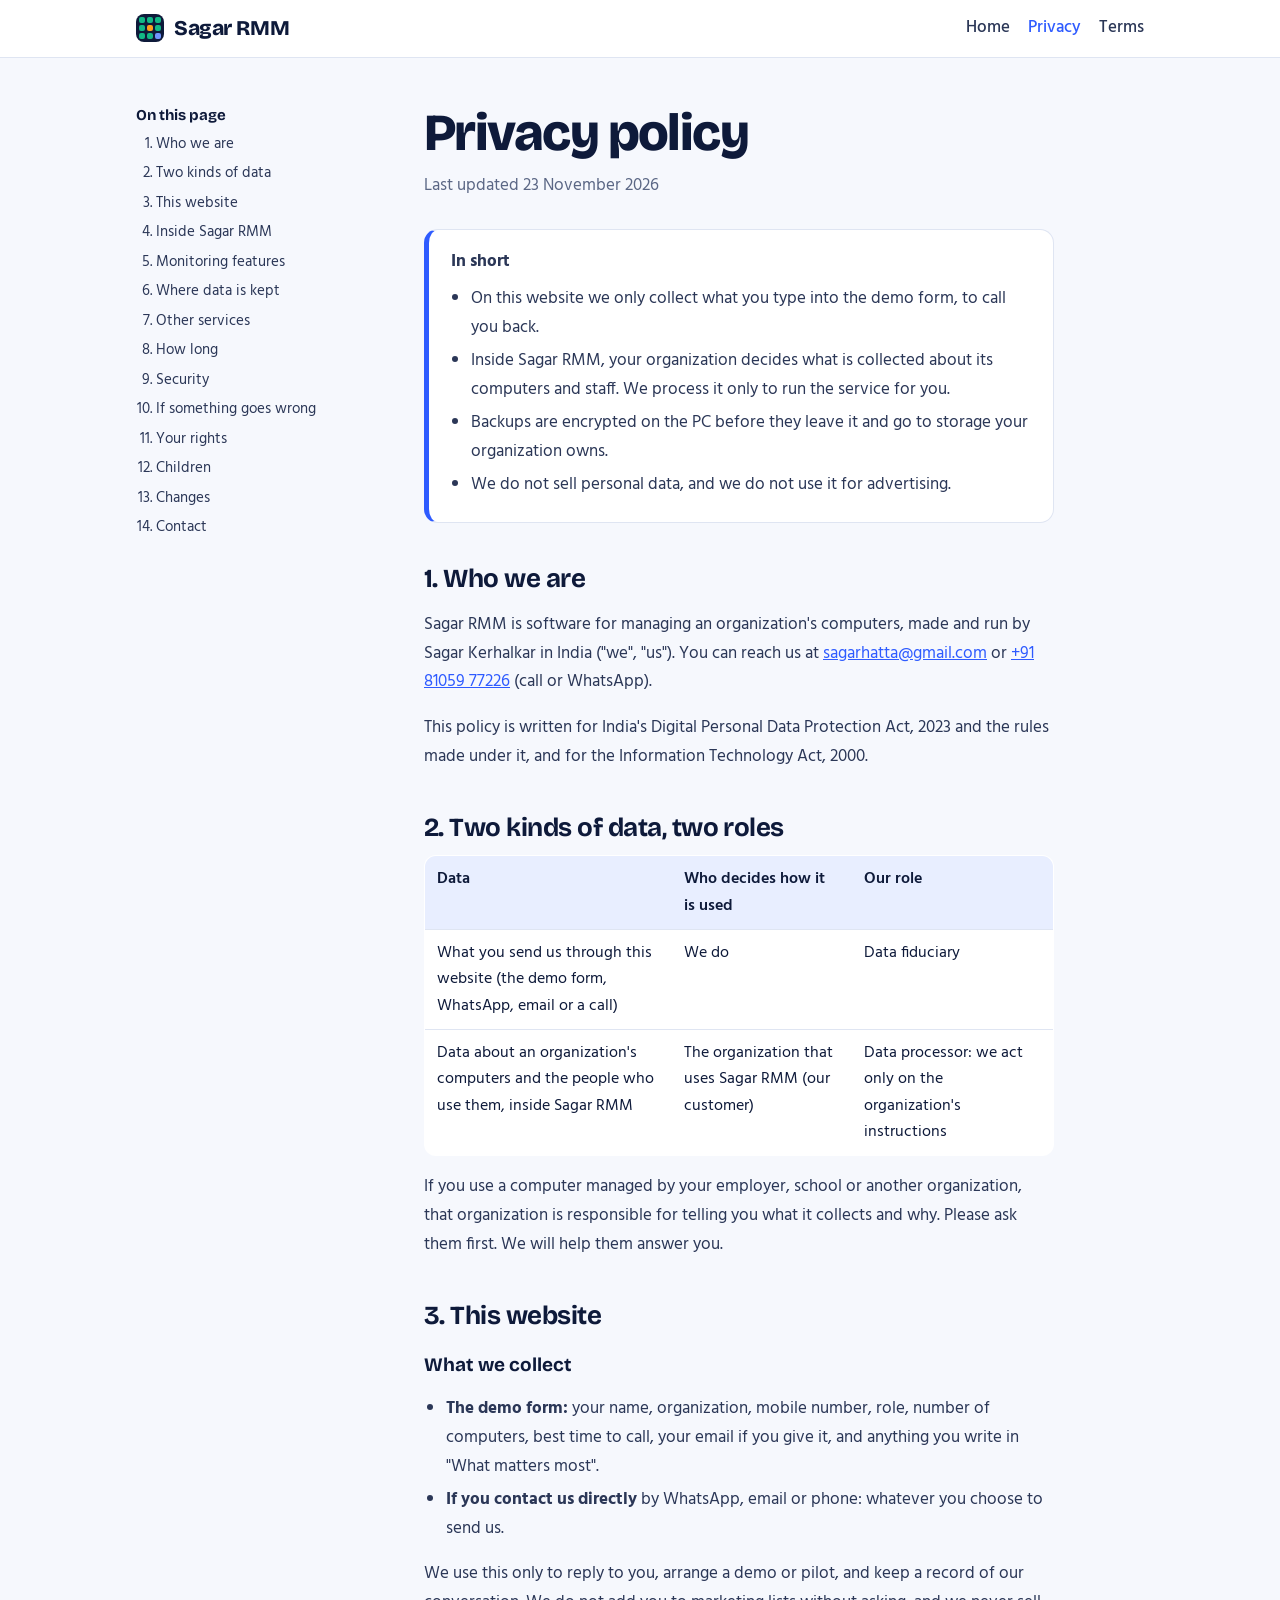
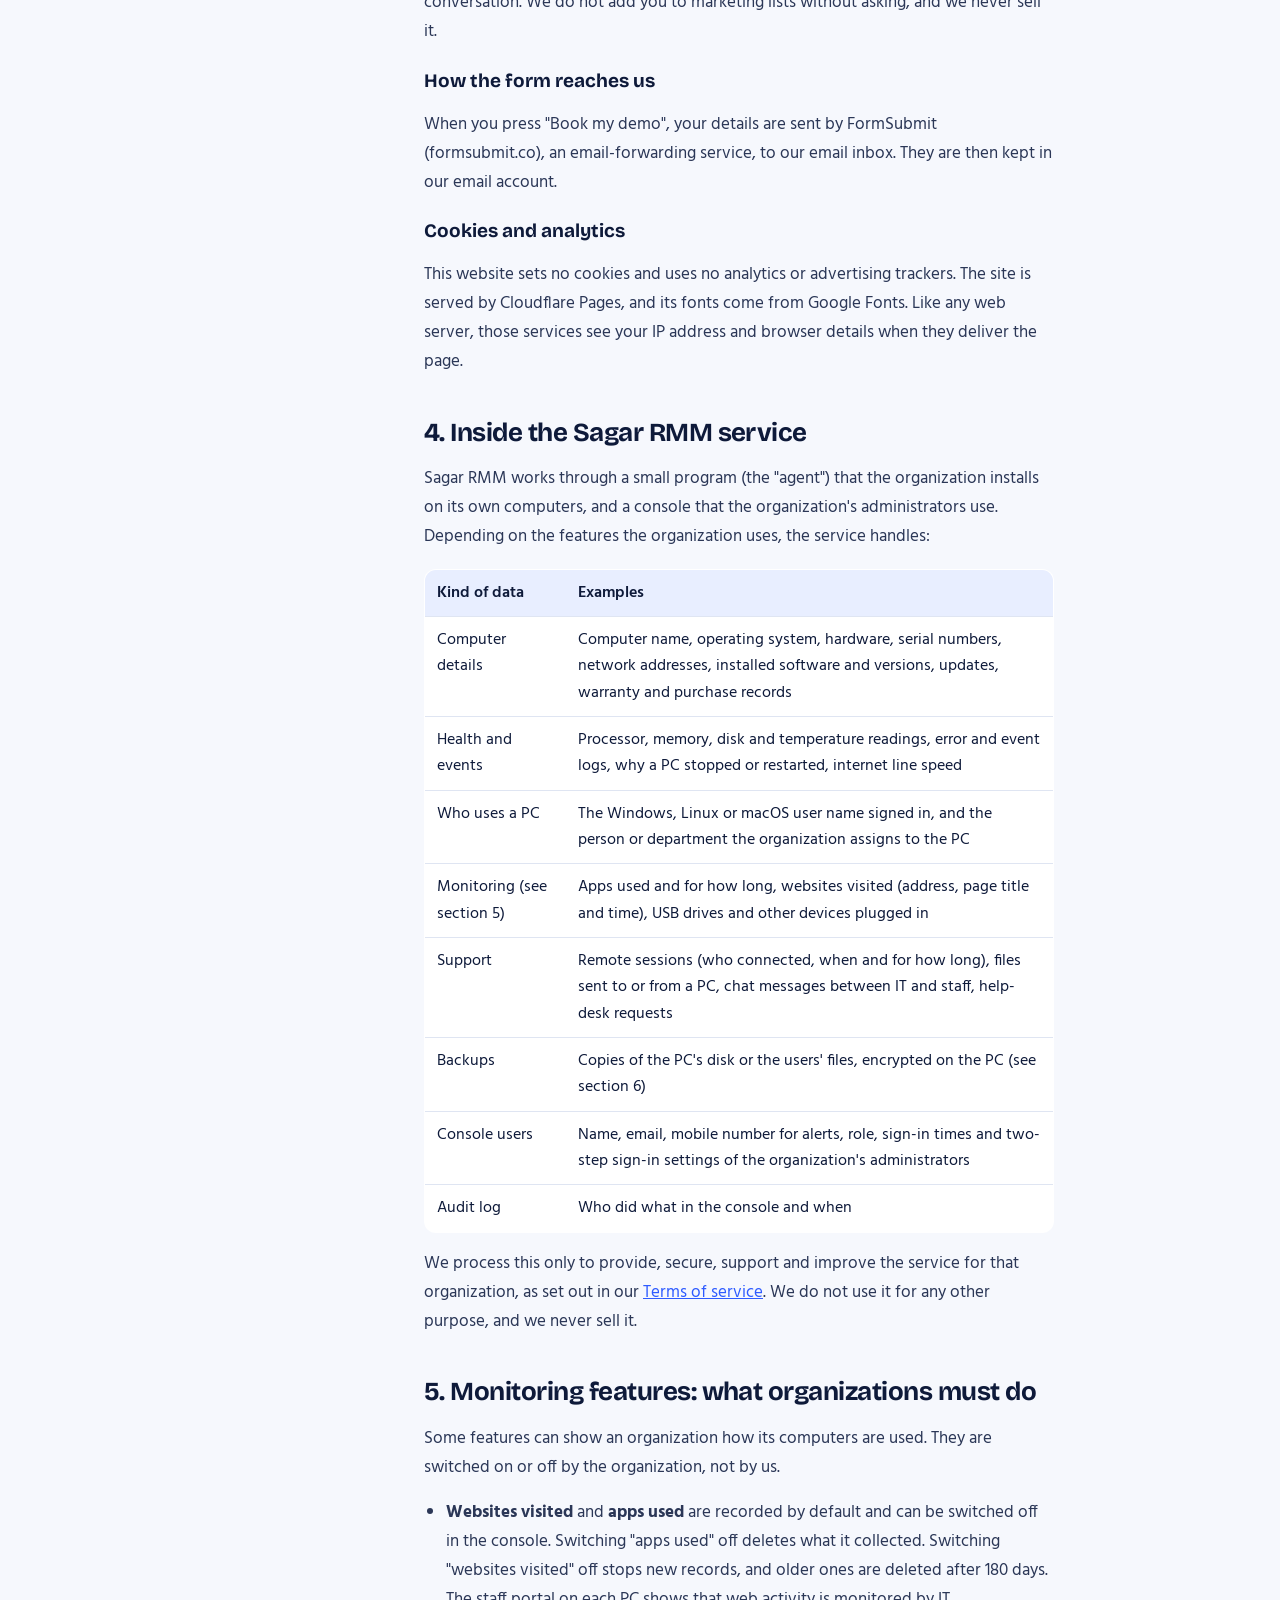
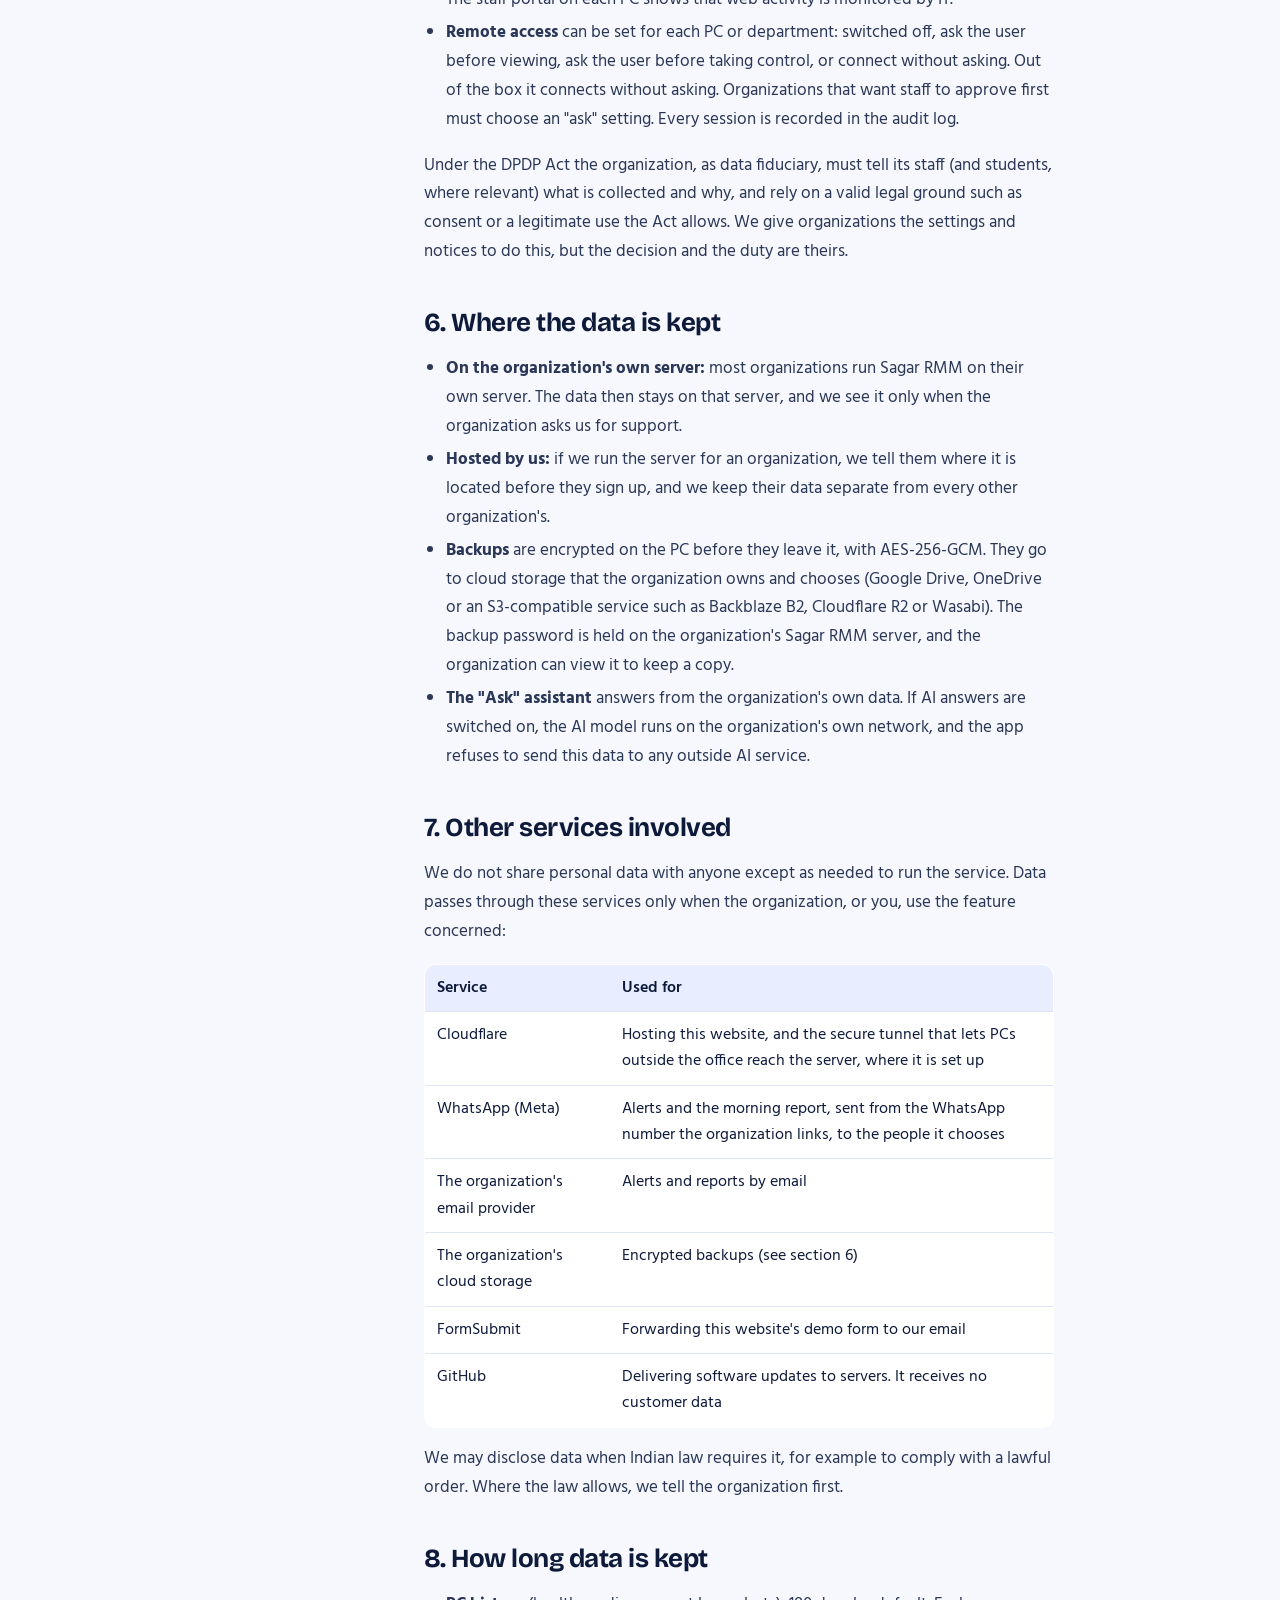
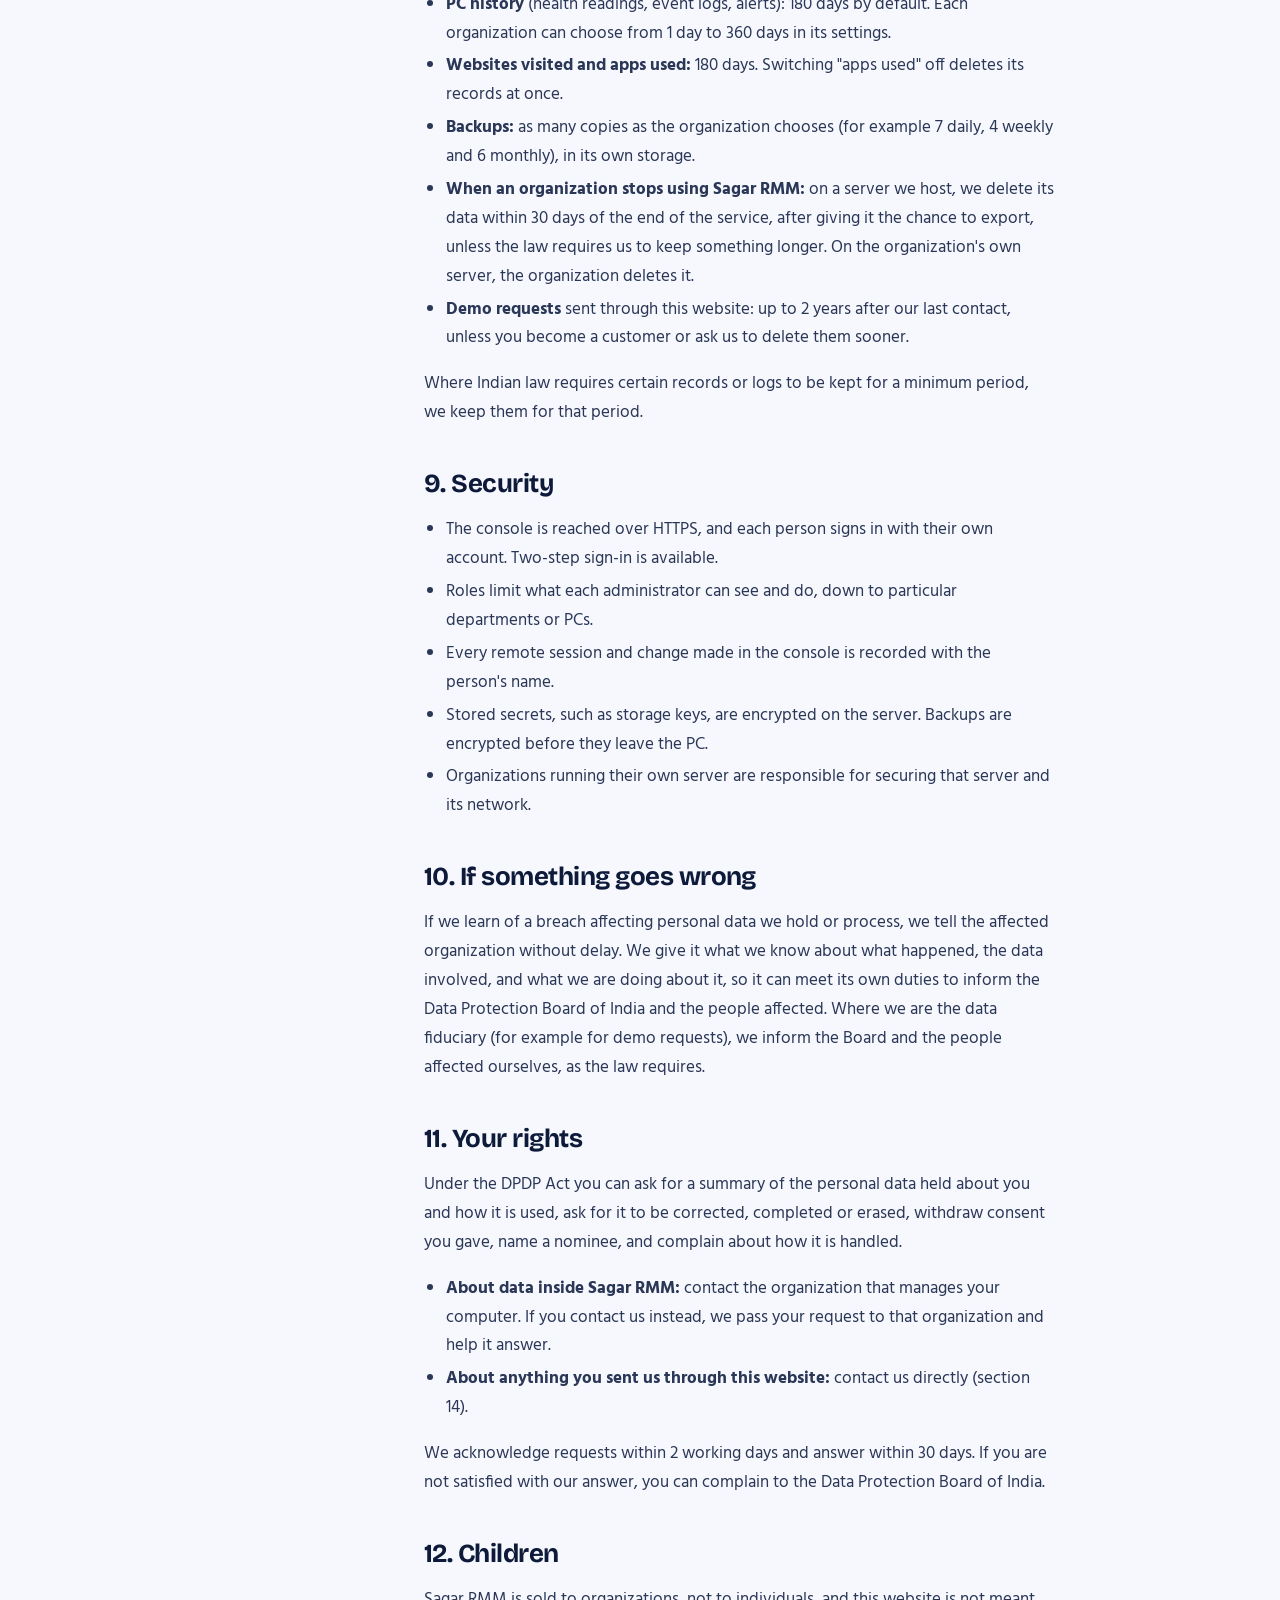
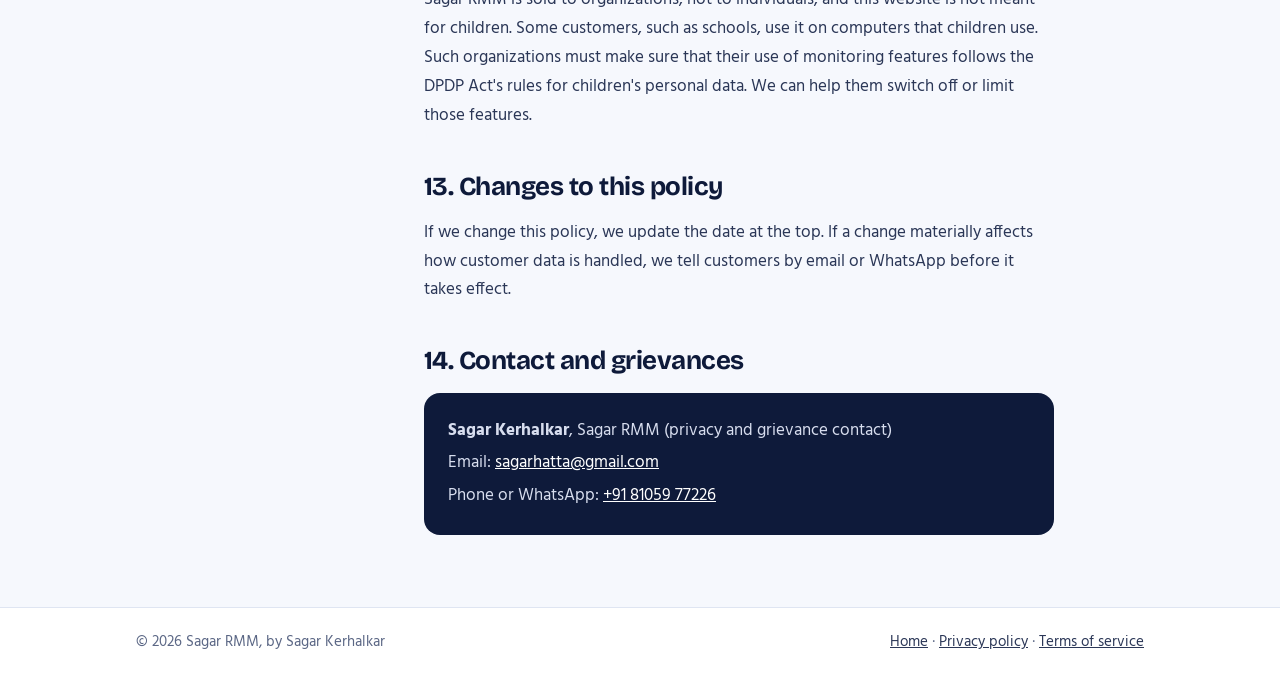
<file: privacy.html>
<!doctype html>
<html lang="en">
<head>
<meta charset="utf-8">
<meta name="viewport" content="width=device-width, initial-scale=1">
<title>Privacy policy | Sagar RMM</title>
<meta name="description" content="How Sagar RMM handles personal data: on this website, and inside the Sagar RMM service that organizations use to manage their computers.">
<link rel="canonical" href="https://rmm.sagarkerhalkar.com/privacy.html">
<link rel="preconnect" href="https://fonts.googleapis.com">
<link rel="preconnect" href="https://fonts.gstatic.com" crossorigin>
<link rel="stylesheet" href="https://fonts.googleapis.com/css2?family=Bricolage+Grotesque:opsz,wght@12..96,700;12..96,800&family=Hind:wght@400;500;600&display=swap">
<link rel="stylesheet" href="legal.css">
</head>
<body>
<header class="bar"><div class="in">
  <a class="brand" href="./"><span class="mark" aria-hidden="true"><i></i><i></i><i></i><i></i><i></i><i></i><i></i><i></i><i></i></span>Sagar RMM</a>
  <nav aria-label="Legal"><a href="./">Home</a><a href="privacy.html" aria-current="page">Privacy</a><a href="terms.html">Terms</a></nav>
</div></header>

<main>
  <aside class="toc" aria-label="On this page"><b>On this page</b><ol>
    <li><a href="#who">Who we are</a></li>
    <li><a href="#roles">Two kinds of data</a></li>
    <li><a href="#website">This website</a></li>
    <li><a href="#service">Inside Sagar RMM</a></li>
    <li><a href="#monitoring">Monitoring features</a></li>
    <li><a href="#where">Where data is kept</a></li>
    <li><a href="#others">Other services</a></li>
    <li><a href="#retention">How long</a></li>
    <li><a href="#security">Security</a></li>
    <li><a href="#breach">If something goes wrong</a></li>
    <li><a href="#rights">Your rights</a></li>
    <li><a href="#children">Children</a></li>
    <li><a href="#changes">Changes</a></li>
    <li><a href="#contact">Contact</a></li>
  </ol></aside>

  <article>
    <h1>Privacy policy</h1>
    <p class="meta">Last updated 23 November 2026</p>

    <div class="summary">
      <p><b>In short</b></p>
      <ul>
        <li>On this website we only collect what you type into the demo form, to call you back.</li>
        <li>Inside Sagar RMM, your organization decides what is collected about its computers and staff. We process it only to run the service for you.</li>
        <li>Backups are encrypted on the PC before they leave it and go to storage your organization owns.</li>
        <li>We do not sell personal data, and we do not use it for advertising.</li>
      </ul>
    </div>

    <h2 id="who">1. Who we are</h2>
    <p>Sagar RMM is software for managing an organization's computers, made and run by Sagar Kerhalkar in India ("we", "us"). You can reach us at <a href="mailto:sagarhatta@gmail.com">sagarhatta@gmail.com</a> or <a href="tel:+918105977226">+91 81059 77226</a> (call or WhatsApp).</p>
    <p>This policy is written for India's Digital Personal Data Protection Act, 2023 and the rules made under it, and for the Information Technology Act, 2000.</p>

    <h2 id="roles">2. Two kinds of data, two roles</h2>
    <table>
      <thead><tr><th>Data</th><th>Who decides how it is used</th><th>Our role</th></tr></thead>
      <tbody>
        <tr><td>What you send us through this website (the demo form, WhatsApp, email or a call)</td><td>We do</td><td>Data fiduciary</td></tr>
        <tr><td>Data about an organization's computers and the people who use them, inside Sagar RMM</td><td>The organization that uses Sagar RMM (our customer)</td><td>Data processor: we act only on the organization's instructions</td></tr>
      </tbody>
    </table>
    <p>If you use a computer managed by your employer, school or another organization, that organization is responsible for telling you what it collects and why. Please ask them first. We will help them answer you.</p>

    <h2 id="website">3. This website</h2>
    <h3>What we collect</h3>
    <ul>
      <li><b>The demo form:</b> your name, organization, mobile number, role, number of computers, best time to call, your email if you give it, and anything you write in "What matters most".</li>
      <li><b>If you contact us directly</b> by WhatsApp, email or phone: whatever you choose to send us.</li>
    </ul>
    <p>We use this only to reply to you, arrange a demo or pilot, and keep a record of our conversation. We do not add you to marketing lists without asking, and we never sell it.</p>
    <h3>How the form reaches us</h3>
    <p>When you press "Book my demo", your details are sent by FormSubmit (formsubmit.co), an email-forwarding service, to our email inbox. They are then kept in our email account.</p>
    <h3>Cookies and analytics</h3>
    <p>This website sets no cookies and uses no analytics or advertising trackers. The site is served by Cloudflare Pages, and its fonts come from Google Fonts. Like any web server, those services see your IP address and browser details when they deliver the page.</p>

    <h2 id="service">4. Inside the Sagar RMM service</h2>
    <p>Sagar RMM works through a small program (the "agent") that the organization installs on its own computers, and a console that the organization's administrators use. Depending on the features the organization uses, the service handles:</p>
    <table>
      <thead><tr><th>Kind of data</th><th>Examples</th></tr></thead>
      <tbody>
        <tr><td>Computer details</td><td>Computer name, operating system, hardware, serial numbers, network addresses, installed software and versions, updates, warranty and purchase records</td></tr>
        <tr><td>Health and events</td><td>Processor, memory, disk and temperature readings, error and event logs, why a PC stopped or restarted, internet line speed</td></tr>
        <tr><td>Who uses a PC</td><td>The Windows, Linux or macOS user name signed in, and the person or department the organization assigns to the PC</td></tr>
        <tr><td>Monitoring (see section 5)</td><td>Apps used and for how long, websites visited (address, page title and time), USB drives and other devices plugged in</td></tr>
        <tr><td>Support</td><td>Remote sessions (who connected, when and for how long), files sent to or from a PC, chat messages between IT and staff, help-desk requests</td></tr>
        <tr><td>Backups</td><td>Copies of the PC's disk or the users' files, encrypted on the PC (see section 6)</td></tr>
        <tr><td>Console users</td><td>Name, email, mobile number for alerts, role, sign-in times and two-step sign-in settings of the organization's administrators</td></tr>
        <tr><td>Audit log</td><td>Who did what in the console and when</td></tr>
      </tbody>
    </table>
    <p>We process this only to provide, secure, support and improve the service for that organization, as set out in our <a href="terms.html">Terms of service</a>. We do not use it for any other purpose, and we never sell it.</p>

    <h2 id="monitoring">5. Monitoring features: what organizations must do</h2>
    <p>Some features can show an organization how its computers are used. They are switched on or off by the organization, not by us.</p>
    <ul>
      <li><b>Websites visited</b> and <b>apps used</b> are recorded by default and can be switched off in the console. Switching "apps used" off deletes what it collected. Switching "websites visited" off stops new records, and older ones are deleted after 180 days. The staff portal on each PC shows that web activity is monitored by IT.</li>
      <li><b>Remote access</b> can be set for each PC or department: switched off, ask the user before viewing, ask the user before taking control, or connect without asking. Out of the box it connects without asking. Organizations that want staff to approve first must choose an "ask" setting. Every session is recorded in the audit log.</li>
    </ul>
    <p>Under the DPDP Act the organization, as data fiduciary, must tell its staff (and students, where relevant) what is collected and why, and rely on a valid legal ground such as consent or a legitimate use the Act allows. We give organizations the settings and notices to do this, but the decision and the duty are theirs.</p>

    <h2 id="where">6. Where the data is kept</h2>
    <ul>
      <li><b>On the organization's own server:</b> most organizations run Sagar RMM on their own server. The data then stays on that server, and we see it only when the organization asks us for support.</li>
      <li><b>Hosted by us:</b> if we run the server for an organization, we tell them where it is located before they sign up, and we keep their data separate from every other organization's.</li>
      <li><b>Backups</b> are encrypted on the PC before they leave it, with AES-256-GCM. They go to cloud storage that the organization owns and chooses (Google Drive, OneDrive or an S3-compatible service such as Backblaze B2, Cloudflare R2 or Wasabi). The backup password is held on the organization's Sagar RMM server, and the organization can view it to keep a copy.</li>
      <li><b>The "Ask" assistant</b> answers from the organization's own data. If AI answers are switched on, the AI model runs on the organization's own network, and the app refuses to send this data to any outside AI service.</li>
    </ul>

    <h2 id="others">7. Other services involved</h2>
    <p>We do not share personal data with anyone except as needed to run the service. Data passes through these services only when the organization, or you, use the feature concerned:</p>
    <table>
      <thead><tr><th>Service</th><th>Used for</th></tr></thead>
      <tbody>
        <tr><td>Cloudflare</td><td>Hosting this website, and the secure tunnel that lets PCs outside the office reach the server, where it is set up</td></tr>
        <tr><td>WhatsApp (Meta)</td><td>Alerts and the morning report, sent from the WhatsApp number the organization links, to the people it chooses</td></tr>
        <tr><td>The organization's email provider</td><td>Alerts and reports by email</td></tr>
        <tr><td>The organization's cloud storage</td><td>Encrypted backups (see section 6)</td></tr>
        <tr><td>FormSubmit</td><td>Forwarding this website's demo form to our email</td></tr>
        <tr><td>GitHub</td><td>Delivering software updates to servers. It receives no customer data</td></tr>
      </tbody>
    </table>
    <p>We may disclose data when Indian law requires it, for example to comply with a lawful order. Where the law allows, we tell the organization first.</p>

    <h2 id="retention">8. How long data is kept</h2>
    <ul>
      <li><b>PC history</b> (health readings, event logs, alerts): 180 days by default. Each organization can choose from 1 day to 360 days in its settings.</li>
      <li><b>Websites visited and apps used:</b> 180 days. Switching "apps used" off deletes its records at once.</li>
      <li><b>Backups:</b> as many copies as the organization chooses (for example 7 daily, 4 weekly and 6 monthly), in its own storage.</li>
      <li><b>When an organization stops using Sagar RMM:</b> on a server we host, we delete its data within 30 days of the end of the service, after giving it the chance to export, unless the law requires us to keep something longer. On the organization's own server, the organization deletes it.</li>
      <li><b>Demo requests</b> sent through this website: up to 2 years after our last contact, unless you become a customer or ask us to delete them sooner.</li>
    </ul>
    <p>Where Indian law requires certain records or logs to be kept for a minimum period, we keep them for that period.</p>

    <h2 id="security">9. Security</h2>
    <ul>
      <li>The console is reached over HTTPS, and each person signs in with their own account. Two-step sign-in is available.</li>
      <li>Roles limit what each administrator can see and do, down to particular departments or PCs.</li>
      <li>Every remote session and change made in the console is recorded with the person's name.</li>
      <li>Stored secrets, such as storage keys, are encrypted on the server. Backups are encrypted before they leave the PC.</li>
      <li>Organizations running their own server are responsible for securing that server and its network.</li>
    </ul>

    <h2 id="breach">10. If something goes wrong</h2>
    <p>If we learn of a breach affecting personal data we hold or process, we tell the affected organization without delay. We give it what we know about what happened, the data involved, and what we are doing about it, so it can meet its own duties to inform the Data Protection Board of India and the people affected. Where we are the data fiduciary (for example for demo requests), we inform the Board and the people affected ourselves, as the law requires.</p>

    <h2 id="rights">11. Your rights</h2>
    <p>Under the DPDP Act you can ask for a summary of the personal data held about you and how it is used, ask for it to be corrected, completed or erased, withdraw consent you gave, name a nominee, and complain about how it is handled.</p>
    <ul>
      <li><b>About data inside Sagar RMM:</b> contact the organization that manages your computer. If you contact us instead, we pass your request to that organization and help it answer.</li>
      <li><b>About anything you sent us through this website:</b> contact us directly (section 14).</li>
    </ul>
    <p>We acknowledge requests within 2 working days and answer within 30 days. If you are not satisfied with our answer, you can complain to the Data Protection Board of India.</p>

    <h2 id="children">12. Children</h2>
    <p>Sagar RMM is sold to organizations, not to individuals, and this website is not meant for children. Some customers, such as schools, use it on computers that children use. Such organizations must make sure that their use of monitoring features follows the DPDP Act's rules for children's personal data. We can help them switch off or limit those features.</p>

    <h2 id="changes">13. Changes to this policy</h2>
    <p>If we change this policy, we update the date at the top. If a change materially affects how customer data is handled, we tell customers by email or WhatsApp before it takes effect.</p>

    <h2 id="contact">14. Contact and grievances</h2>
    <div class="contact">
      <p><b>Sagar Kerhalkar</b>, Sagar RMM (privacy and grievance contact)</p>
      <p>Email: <a href="mailto:sagarhatta@gmail.com">sagarhatta@gmail.com</a></p>
      <p>Phone or WhatsApp: <a href="tel:+918105977226">+91 81059 77226</a></p>
    </div>
  </article>
</main>

<footer><div class="in"><span>© 2026 Sagar RMM, by Sagar Kerhalkar</span><span><a href="./">Home</a> · <a href="privacy.html">Privacy policy</a> · <a href="terms.html">Terms of service</a></span></div></footer>
</body>
</html>
</file>
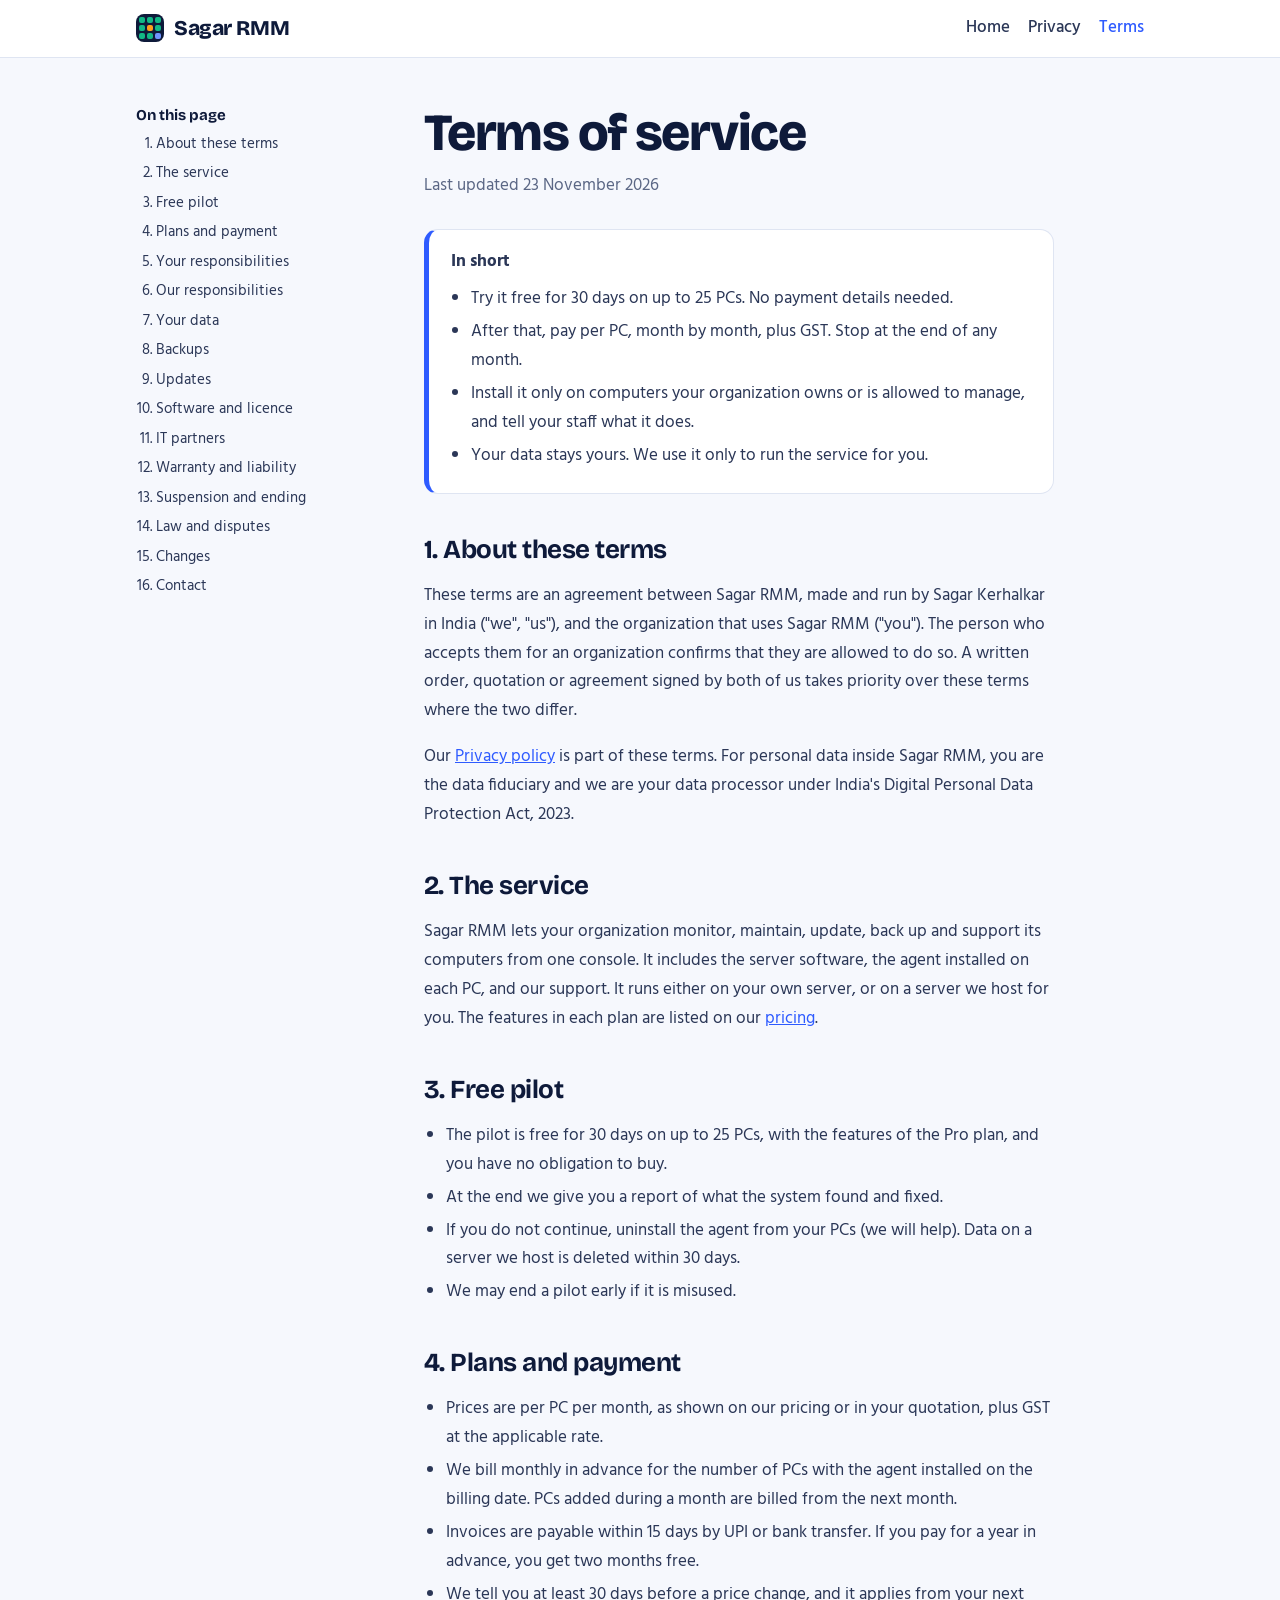
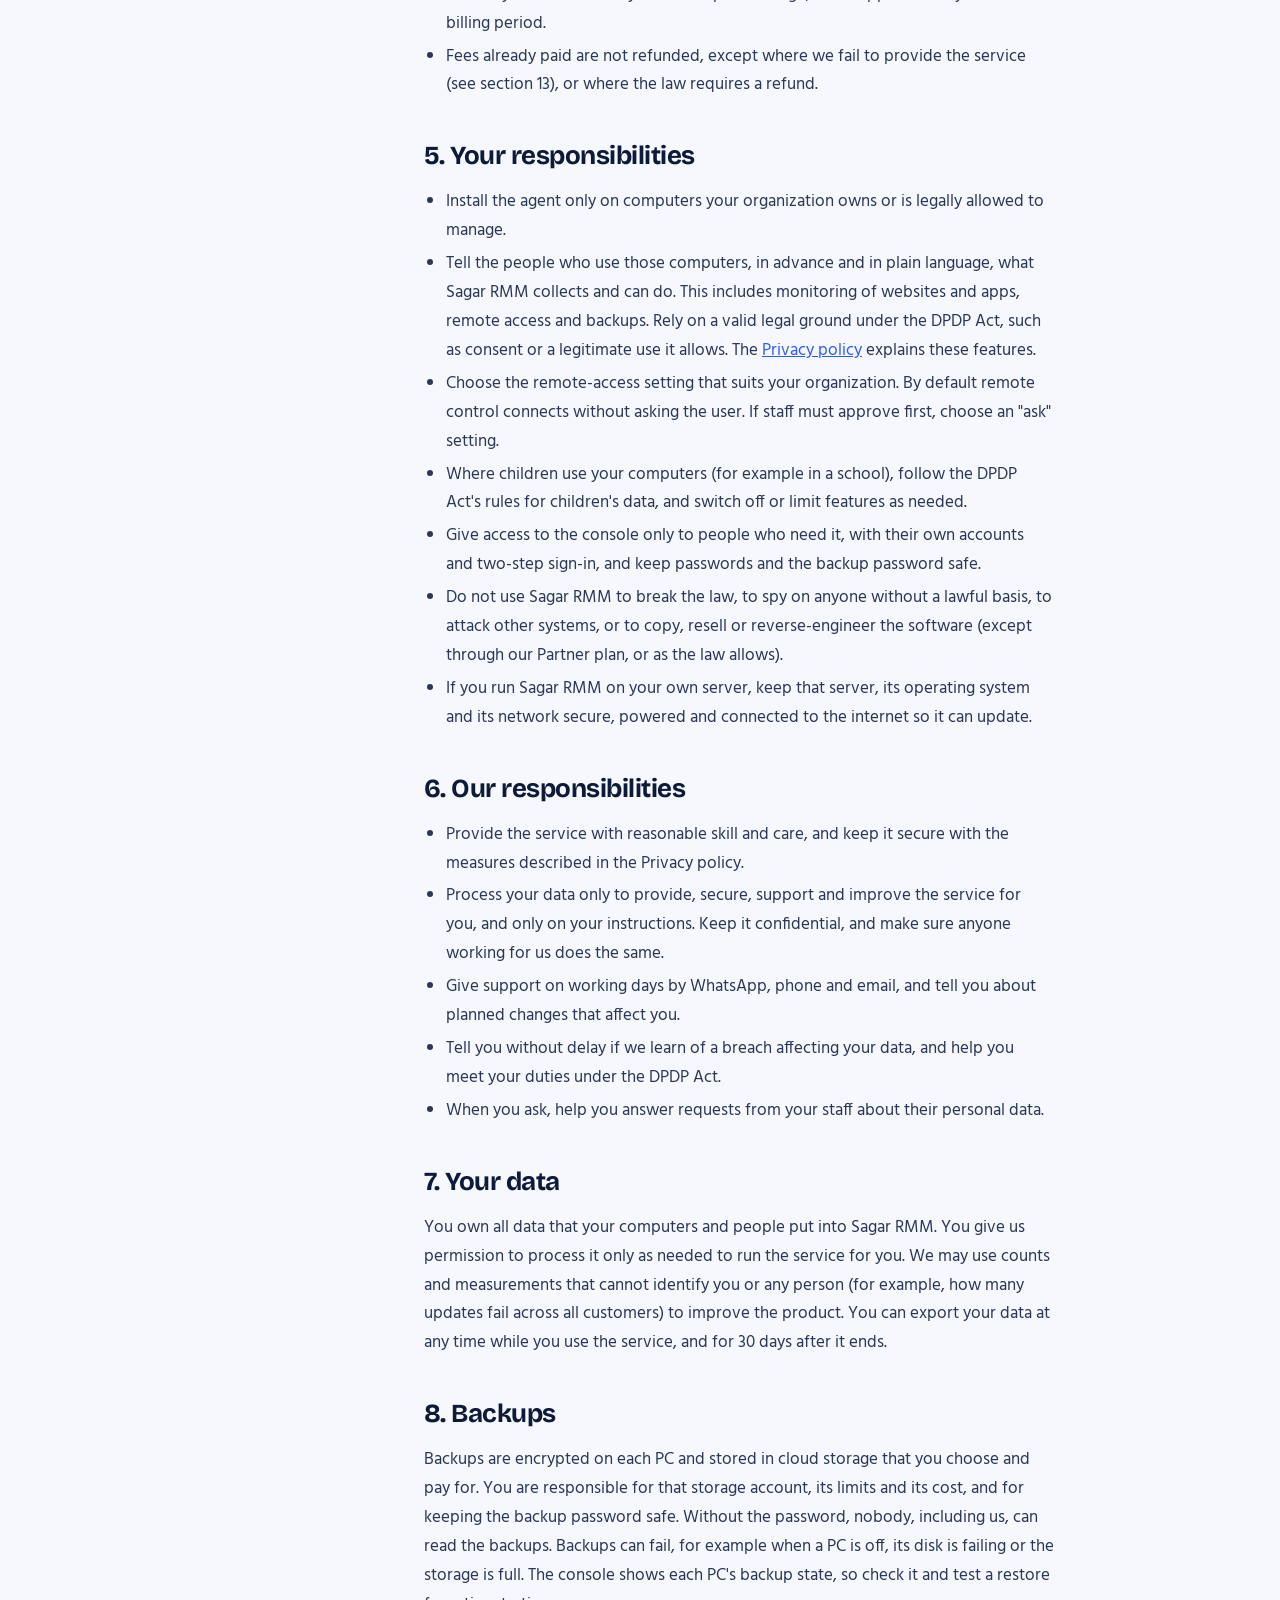
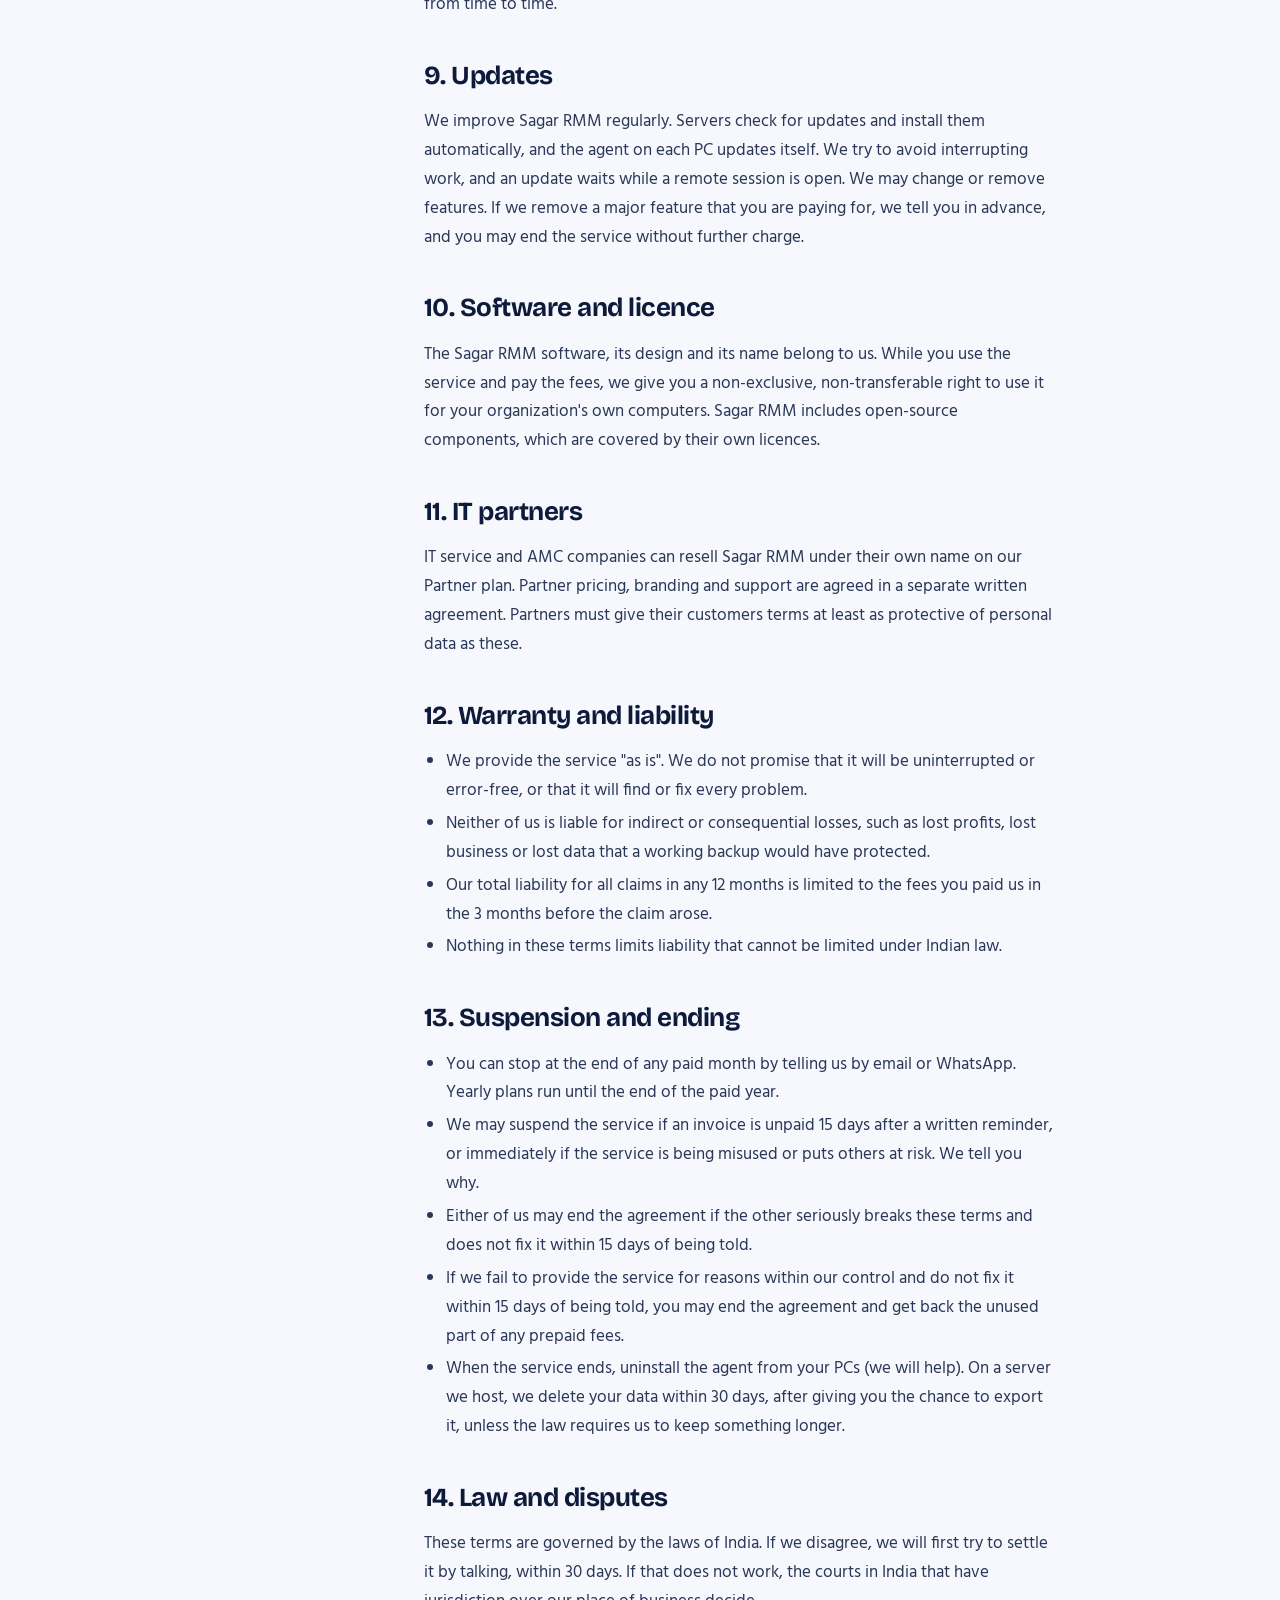
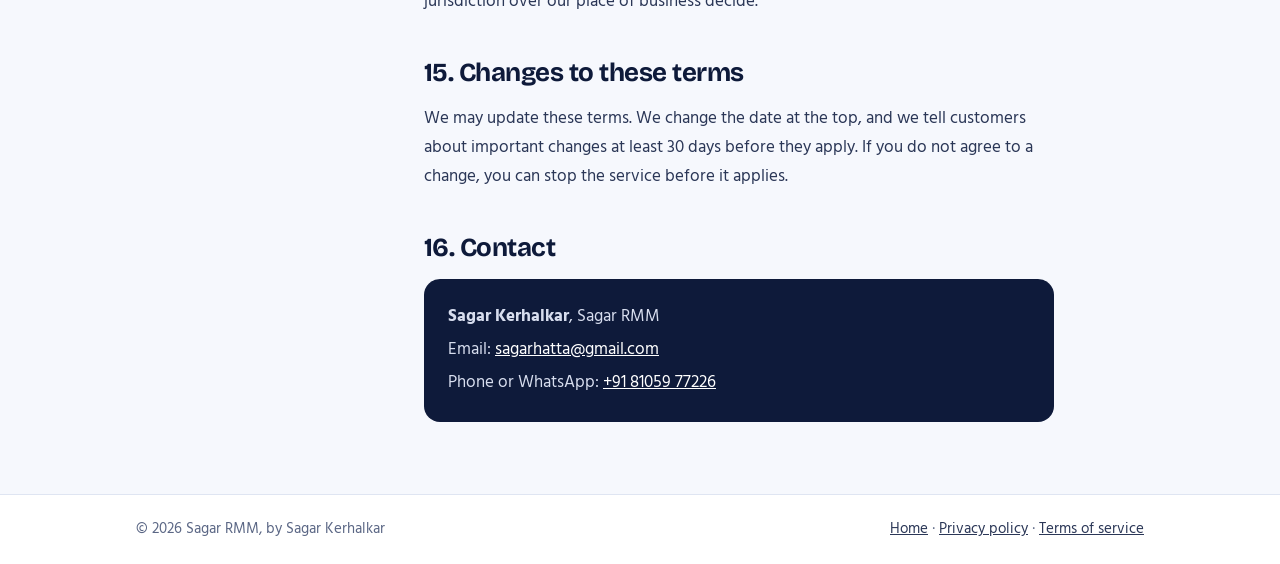
<file: terms.html>
<!doctype html>
<html lang="en">
<head>
<meta charset="utf-8">
<meta name="viewport" content="width=device-width, initial-scale=1">
<title>Terms of service | Sagar RMM</title>
<meta name="description" content="The terms for using Sagar RMM: the free pilot, plans and payment, your responsibilities and ours, data, and ending the service.">
<link rel="canonical" href="https://rmm.sagarkerhalkar.com/terms.html">
<link rel="preconnect" href="https://fonts.googleapis.com">
<link rel="preconnect" href="https://fonts.gstatic.com" crossorigin>
<link rel="stylesheet" href="https://fonts.googleapis.com/css2?family=Bricolage+Grotesque:opsz,wght@12..96,700;12..96,800&family=Hind:wght@400;500;600&display=swap">
<link rel="stylesheet" href="legal.css">
</head>
<body>
<header class="bar"><div class="in">
  <a class="brand" href="./"><span class="mark" aria-hidden="true"><i></i><i></i><i></i><i></i><i></i><i></i><i></i><i></i><i></i></span>Sagar RMM</a>
  <nav aria-label="Legal"><a href="./">Home</a><a href="privacy.html">Privacy</a><a href="terms.html" aria-current="page">Terms</a></nav>
</div></header>

<main>
  <aside class="toc" aria-label="On this page"><b>On this page</b><ol>
    <li><a href="#about">About these terms</a></li>
    <li><a href="#service">The service</a></li>
    <li><a href="#pilot">Free pilot</a></li>
    <li><a href="#pay">Plans and payment</a></li>
    <li><a href="#you">Your responsibilities</a></li>
    <li><a href="#us">Our responsibilities</a></li>
    <li><a href="#data">Your data</a></li>
    <li><a href="#backup">Backups</a></li>
    <li><a href="#updates">Updates</a></li>
    <li><a href="#ip">Software and licence</a></li>
    <li><a href="#partners">IT partners</a></li>
    <li><a href="#liability">Warranty and liability</a></li>
    <li><a href="#end">Suspension and ending</a></li>
    <li><a href="#law">Law and disputes</a></li>
    <li><a href="#changes">Changes</a></li>
    <li><a href="#contact">Contact</a></li>
  </ol></aside>

  <article>
    <h1>Terms of service</h1>
    <p class="meta">Last updated 23 November 2026</p>

    <div class="summary">
      <p><b>In short</b></p>
      <ul>
        <li>Try it free for 30 days on up to 25 PCs. No payment details needed.</li>
        <li>After that, pay per PC, month by month, plus GST. Stop at the end of any month.</li>
        <li>Install it only on computers your organization owns or is allowed to manage, and tell your staff what it does.</li>
        <li>Your data stays yours. We use it only to run the service for you.</li>
      </ul>
    </div>

    <h2 id="about">1. About these terms</h2>
    <p>These terms are an agreement between Sagar RMM, made and run by Sagar Kerhalkar in India ("we", "us"), and the organization that uses Sagar RMM ("you"). The person who accepts them for an organization confirms that they are allowed to do so. A written order, quotation or agreement signed by both of us takes priority over these terms where the two differ.</p>
    <p>Our <a href="privacy.html">Privacy policy</a> is part of these terms. For personal data inside Sagar RMM, you are the data fiduciary and we are your data processor under India's Digital Personal Data Protection Act, 2023.</p>

    <h2 id="service">2. The service</h2>
    <p>Sagar RMM lets your organization monitor, maintain, update, back up and support its computers from one console. It includes the server software, the agent installed on each PC, and our support. It runs either on your own server, or on a server we host for you. The features in each plan are listed on our <a href="./#pricing">pricing</a>.</p>

    <h2 id="pilot">3. Free pilot</h2>
    <ul>
      <li>The pilot is free for 30 days on up to 25 PCs, with the features of the Pro plan, and you have no obligation to buy.</li>
      <li>At the end we give you a report of what the system found and fixed.</li>
      <li>If you do not continue, uninstall the agent from your PCs (we will help). Data on a server we host is deleted within 30 days.</li>
      <li>We may end a pilot early if it is misused.</li>
    </ul>

    <h2 id="pay">4. Plans and payment</h2>
    <ul>
      <li>Prices are per PC per month, as shown on our pricing or in your quotation, plus GST at the applicable rate.</li>
      <li>We bill monthly in advance for the number of PCs with the agent installed on the billing date. PCs added during a month are billed from the next month.</li>
      <li>Invoices are payable within 15 days by UPI or bank transfer. If you pay for a year in advance, you get two months free.</li>
      <li>We tell you at least 30 days before a price change, and it applies from your next billing period.</li>
      <li>Fees already paid are not refunded, except where we fail to provide the service (see section 13), or where the law requires a refund.</li>
    </ul>

    <h2 id="you">5. Your responsibilities</h2>
    <ul>
      <li>Install the agent only on computers your organization owns or is legally allowed to manage.</li>
      <li>Tell the people who use those computers, in advance and in plain language, what Sagar RMM collects and can do. This includes monitoring of websites and apps, remote access and backups. Rely on a valid legal ground under the DPDP Act, such as consent or a legitimate use it allows. The <a href="privacy.html#monitoring">Privacy policy</a> explains these features.</li>
      <li>Choose the remote-access setting that suits your organization. By default remote control connects without asking the user. If staff must approve first, choose an "ask" setting.</li>
      <li>Where children use your computers (for example in a school), follow the DPDP Act's rules for children's data, and switch off or limit features as needed.</li>
      <li>Give access to the console only to people who need it, with their own accounts and two-step sign-in, and keep passwords and the backup password safe.</li>
      <li>Do not use Sagar RMM to break the law, to spy on anyone without a lawful basis, to attack other systems, or to copy, resell or reverse-engineer the software (except through our Partner plan, or as the law allows).</li>
      <li>If you run Sagar RMM on your own server, keep that server, its operating system and its network secure, powered and connected to the internet so it can update.</li>
    </ul>

    <h2 id="us">6. Our responsibilities</h2>
    <ul>
      <li>Provide the service with reasonable skill and care, and keep it secure with the measures described in the Privacy policy.</li>
      <li>Process your data only to provide, secure, support and improve the service for you, and only on your instructions. Keep it confidential, and make sure anyone working for us does the same.</li>
      <li>Give support on working days by WhatsApp, phone and email, and tell you about planned changes that affect you.</li>
      <li>Tell you without delay if we learn of a breach affecting your data, and help you meet your duties under the DPDP Act.</li>
      <li>When you ask, help you answer requests from your staff about their personal data.</li>
    </ul>

    <h2 id="data">7. Your data</h2>
    <p>You own all data that your computers and people put into Sagar RMM. You give us permission to process it only as needed to run the service for you. We may use counts and measurements that cannot identify you or any person (for example, how many updates fail across all customers) to improve the product. You can export your data at any time while you use the service, and for 30 days after it ends.</p>

    <h2 id="backup">8. Backups</h2>
    <p>Backups are encrypted on each PC and stored in cloud storage that you choose and pay for. You are responsible for that storage account, its limits and its cost, and for keeping the backup password safe. Without the password, nobody, including us, can read the backups. Backups can fail, for example when a PC is off, its disk is failing or the storage is full. The console shows each PC's backup state, so check it and test a restore from time to time.</p>

    <h2 id="updates">9. Updates</h2>
    <p>We improve Sagar RMM regularly. Servers check for updates and install them automatically, and the agent on each PC updates itself. We try to avoid interrupting work, and an update waits while a remote session is open. We may change or remove features. If we remove a major feature that you are paying for, we tell you in advance, and you may end the service without further charge.</p>

    <h2 id="ip">10. Software and licence</h2>
    <p>The Sagar RMM software, its design and its name belong to us. While you use the service and pay the fees, we give you a non-exclusive, non-transferable right to use it for your organization's own computers. Sagar RMM includes open-source components, which are covered by their own licences.</p>

    <h2 id="partners">11. IT partners</h2>
    <p>IT service and AMC companies can resell Sagar RMM under their own name on our Partner plan. Partner pricing, branding and support are agreed in a separate written agreement. Partners must give their customers terms at least as protective of personal data as these.</p>

    <h2 id="liability">12. Warranty and liability</h2>
    <ul>
      <li>We provide the service "as is". We do not promise that it will be uninterrupted or error-free, or that it will find or fix every problem.</li>
      <li>Neither of us is liable for indirect or consequential losses, such as lost profits, lost business or lost data that a working backup would have protected.</li>
      <li>Our total liability for all claims in any 12 months is limited to the fees you paid us in the 3 months before the claim arose.</li>
      <li>Nothing in these terms limits liability that cannot be limited under Indian law.</li>
    </ul>

    <h2 id="end">13. Suspension and ending</h2>
    <ul>
      <li>You can stop at the end of any paid month by telling us by email or WhatsApp. Yearly plans run until the end of the paid year.</li>
      <li>We may suspend the service if an invoice is unpaid 15 days after a written reminder, or immediately if the service is being misused or puts others at risk. We tell you why.</li>
      <li>Either of us may end the agreement if the other seriously breaks these terms and does not fix it within 15 days of being told.</li>
      <li>If we fail to provide the service for reasons within our control and do not fix it within 15 days of being told, you may end the agreement and get back the unused part of any prepaid fees.</li>
      <li>When the service ends, uninstall the agent from your PCs (we will help). On a server we host, we delete your data within 30 days, after giving you the chance to export it, unless the law requires us to keep something longer.</li>
    </ul>

    <h2 id="law">14. Law and disputes</h2>
    <p>These terms are governed by the laws of India. If we disagree, we will first try to settle it by talking, within 30 days. If that does not work, the courts in India that have jurisdiction over our place of business decide.</p>

    <h2 id="changes">15. Changes to these terms</h2>
    <p>We may update these terms. We change the date at the top, and we tell customers about important changes at least 30 days before they apply. If you do not agree to a change, you can stop the service before it applies.</p>

    <h2 id="contact">16. Contact</h2>
    <div class="contact">
      <p><b>Sagar Kerhalkar</b>, Sagar RMM</p>
      <p>Email: <a href="mailto:sagarhatta@gmail.com">sagarhatta@gmail.com</a></p>
      <p>Phone or WhatsApp: <a href="tel:+918105977226">+91 81059 77226</a></p>
    </div>
  </article>
</main>

<footer><div class="in"><span>© 2026 Sagar RMM, by Sagar Kerhalkar</span><span><a href="./">Home</a> · <a href="privacy.html">Privacy policy</a> · <a href="terms.html">Terms of service</a></span></div></footer>
</body>
</html>
</file>
<file: legal.css>
/* Shared look for the Privacy and Terms pages: the sales site's paper, ink and blue, set for reading. */
:root {
  --paper: #F6F8FD; --white: #FFFFFF; --ink: #0E1A3A; --ink2: #2B3757; --muted: #5B6785; --line: #DFE5F2;
  --blue: #2E5BFF; --blue-soft: #E8EEFF; --saffron: #FF9F1C;
  --display: "Bricolage Grotesque", "Segoe UI", system-ui, sans-serif;
  --body: "Hind", "Segoe UI", system-ui, sans-serif;
  color-scheme: light;
}
* { box-sizing: border-box; }
html { scroll-behavior: smooth; }
body { margin: 0; background: var(--paper); color: var(--ink); font: 400 17px/1.7 var(--body); }
a { color: var(--blue); }
a:focus-visible, button:focus-visible { outline: 3px solid var(--blue); outline-offset: 2px; border-radius: 4px; }
.bar { position: sticky; top: 0; z-index: 5; background: rgba(255,255,255,.92); backdrop-filter: blur(10px); border-bottom: 1px solid var(--line); }
.bar .in { max-width: 1040px; margin: 0 auto; padding: 14px 16px; display: flex; align-items: center; justify-content: space-between; gap: 12px; }
.brand { display: flex; align-items: center; gap: 10px; text-decoration: none; color: var(--ink); font: 800 21px var(--display); letter-spacing: -.02em; }
.mark { width: 28px; height: 28px; display: grid; grid-template-columns: repeat(3, 1fr); gap: 2px; padding: 3px; border-radius: 8px; background: var(--ink); }
.mark i { border-radius: 2px; background: #12B886; } .mark i:nth-child(5) { background: var(--saffron); } .mark i:nth-child(9) { background: #6F95FF; }
.bar nav { display: flex; gap: 18px; font-weight: 500; }
.bar nav a { color: var(--ink2); text-decoration: none; }
.bar nav a[aria-current="page"] { color: var(--blue); }
main { max-width: 1040px; margin: 0 auto; padding: 48px 16px 72px; display: grid; grid-template-columns: 240px minmax(0, 1fr); gap: 48px; }
.toc { position: sticky; top: 88px; align-self: start; font-size: 15px; }
.toc b { display: block; font: 700 15px var(--display); margin-bottom: 8px; }
.toc ol { margin: 0; padding-left: 20px; color: var(--muted); }
.toc li { margin: 4px 0; }
.toc a { color: var(--ink2); text-decoration: none; }
.toc a:hover { color: var(--blue); }
article { max-width: 70ch; }
h1 { font: 800 clamp(36px, 5vw, 52px)/1.05 var(--display); letter-spacing: -.03em; margin: 0 0 12px; }
.meta { color: var(--muted); margin: 0 0 28px; }
.summary { background: var(--white); border: 1px solid var(--line); border-left: 5px solid var(--blue); border-radius: 14px; padding: 18px 22px; margin: 0 0 32px; }
.summary p { margin: 0 0 8px; } .summary ul { margin: 0; padding-left: 20px; }
h2 { font: 700 26px/1.2 var(--display); letter-spacing: -.02em; margin: 40px 0 10px; scroll-margin-top: 90px; }
h3 { font: 700 19px/1.3 var(--display); margin: 22px 0 6px; }
p, li { color: var(--ink2); }
ul, ol { padding-left: 22px; }
li { margin: 4px 0; }
table { width: 100%; border-collapse: collapse; margin: 12px 0 8px; font-size: 15.5px; background: var(--white); border: 1px solid var(--line); border-radius: 12px; overflow: hidden; }
th, td { text-align: left; vertical-align: top; padding: 10px 12px; border-bottom: 1px solid var(--line); }
th { font-weight: 600; color: var(--ink); background: var(--blue-soft); }
tr:last-child td { border-bottom: 0; }
.contact { background: var(--ink); color: #fff; border-radius: 16px; padding: 20px 24px; margin-top: 16px; }
.contact p { color: #D7DDEE; margin: 4px 0; } .contact a { color: #fff; }
footer { border-top: 1px solid var(--line); background: var(--white); }
footer .in { max-width: 1040px; margin: 0 auto; padding: 22px 16px; display: flex; gap: 18px; flex-wrap: wrap; justify-content: space-between; color: var(--muted); font-size: 15px; }
footer a { color: var(--ink2); }
@media (max-width: 820px) {
  main { grid-template-columns: 1fr; gap: 8px; padding-top: 32px; }
  .toc { display: none; }
  .bar nav { gap: 12px; font-size: 15px; }
  table { font-size: 14.5px; } th, td { padding: 8px 9px; }
}
@media print { .bar, .toc, footer { display: none; } main { display: block; padding: 0; } }
</file>
